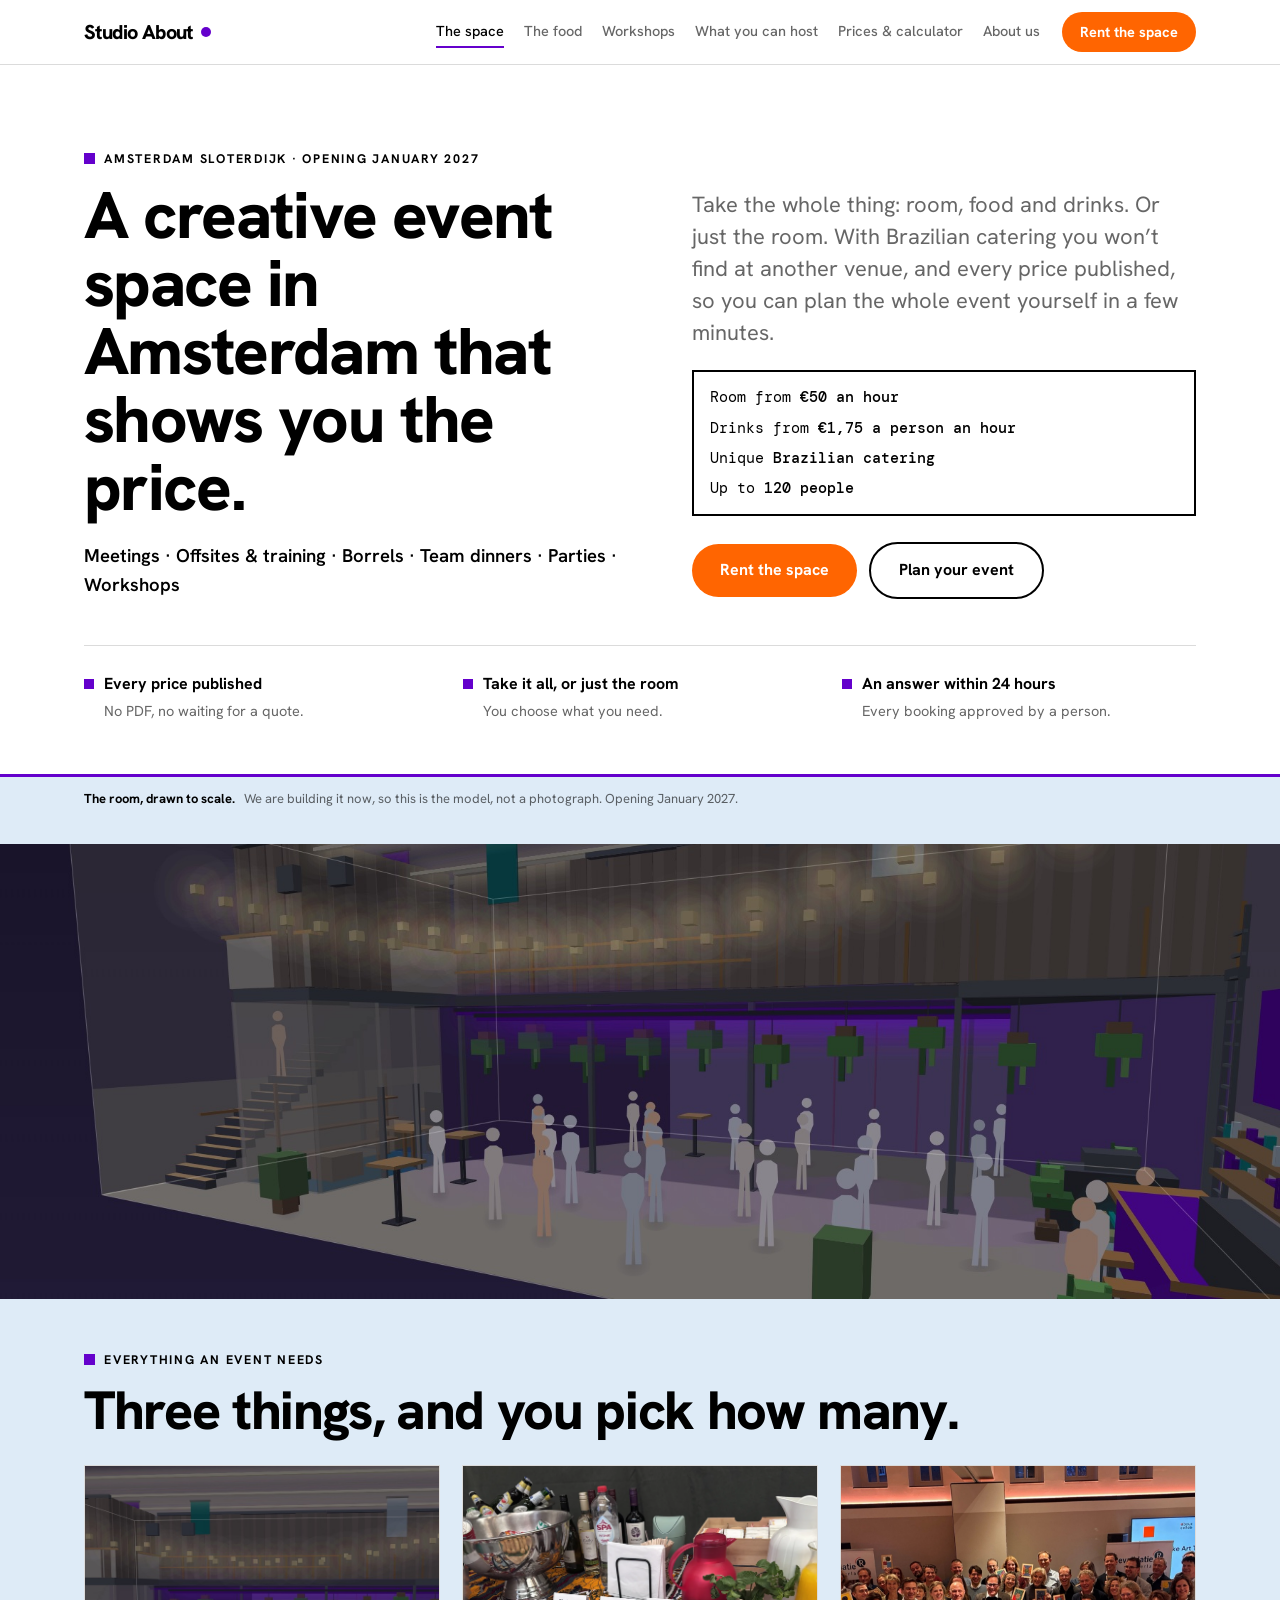
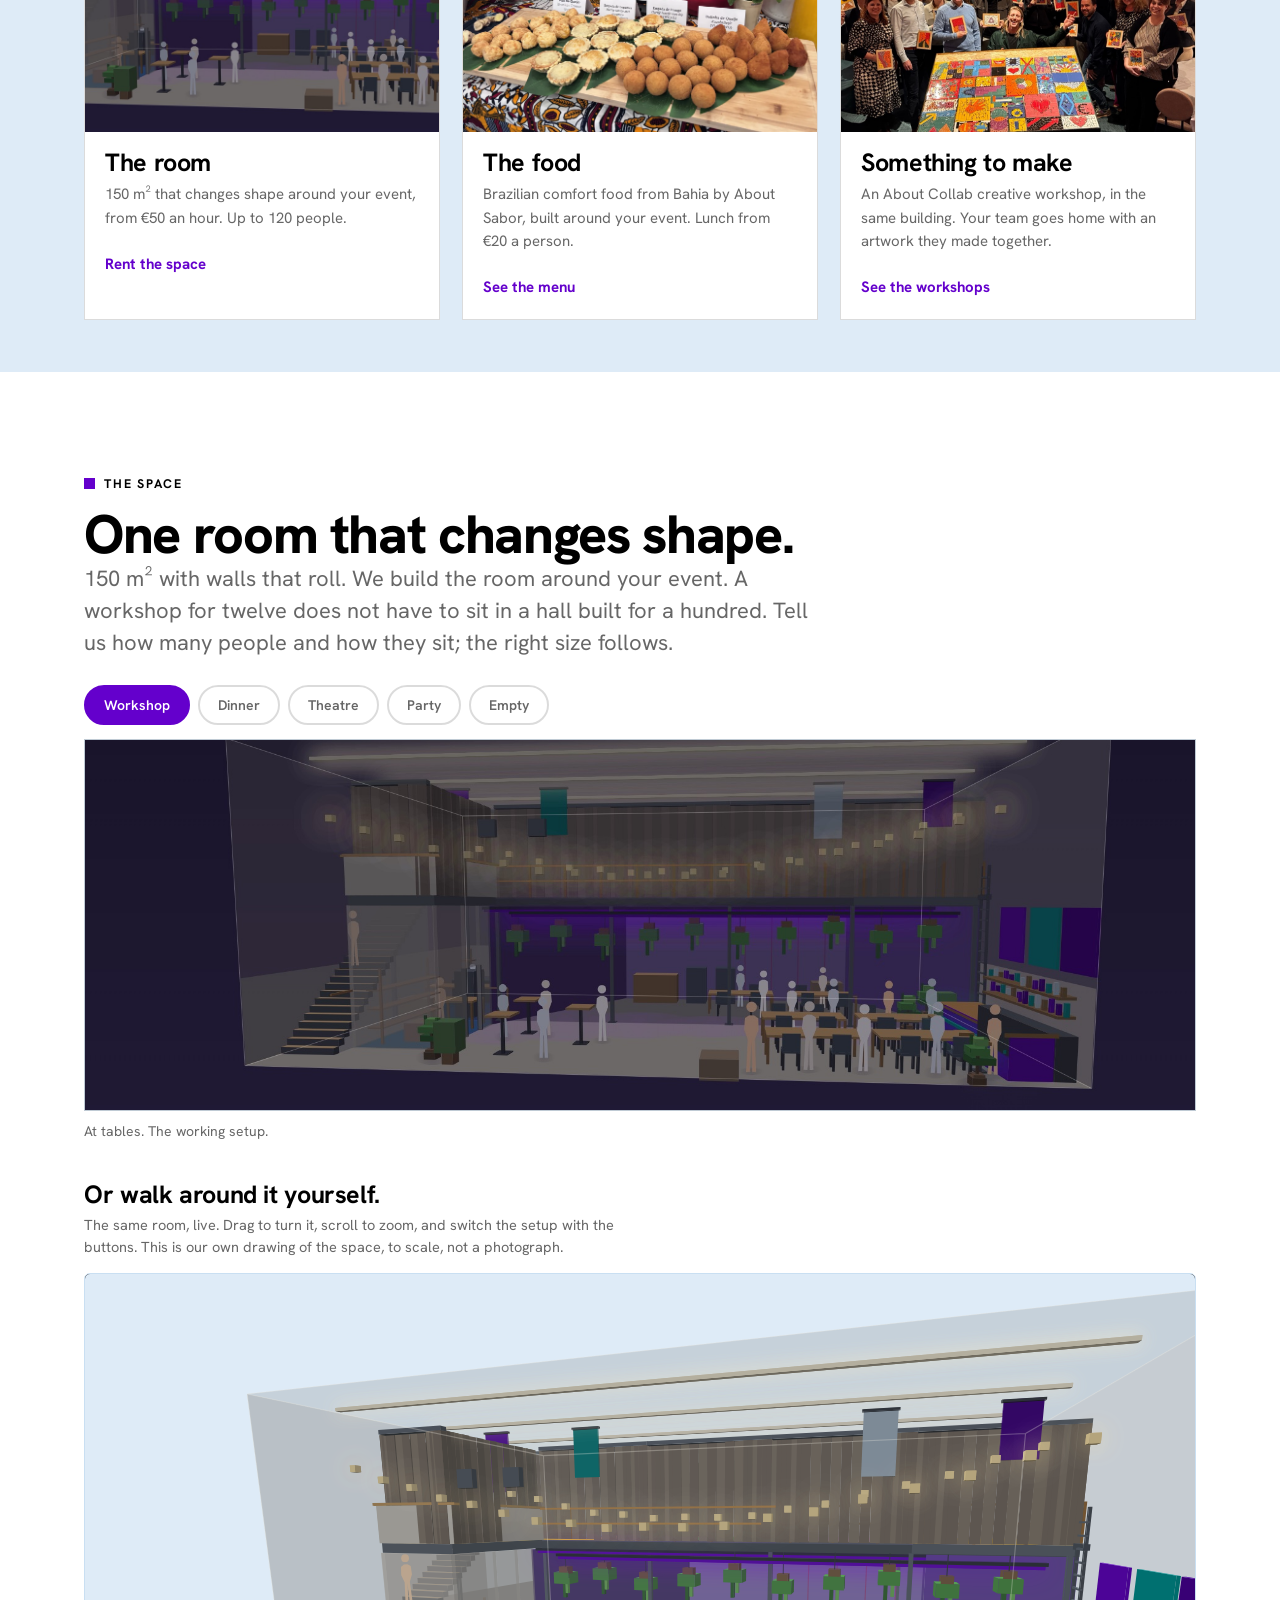
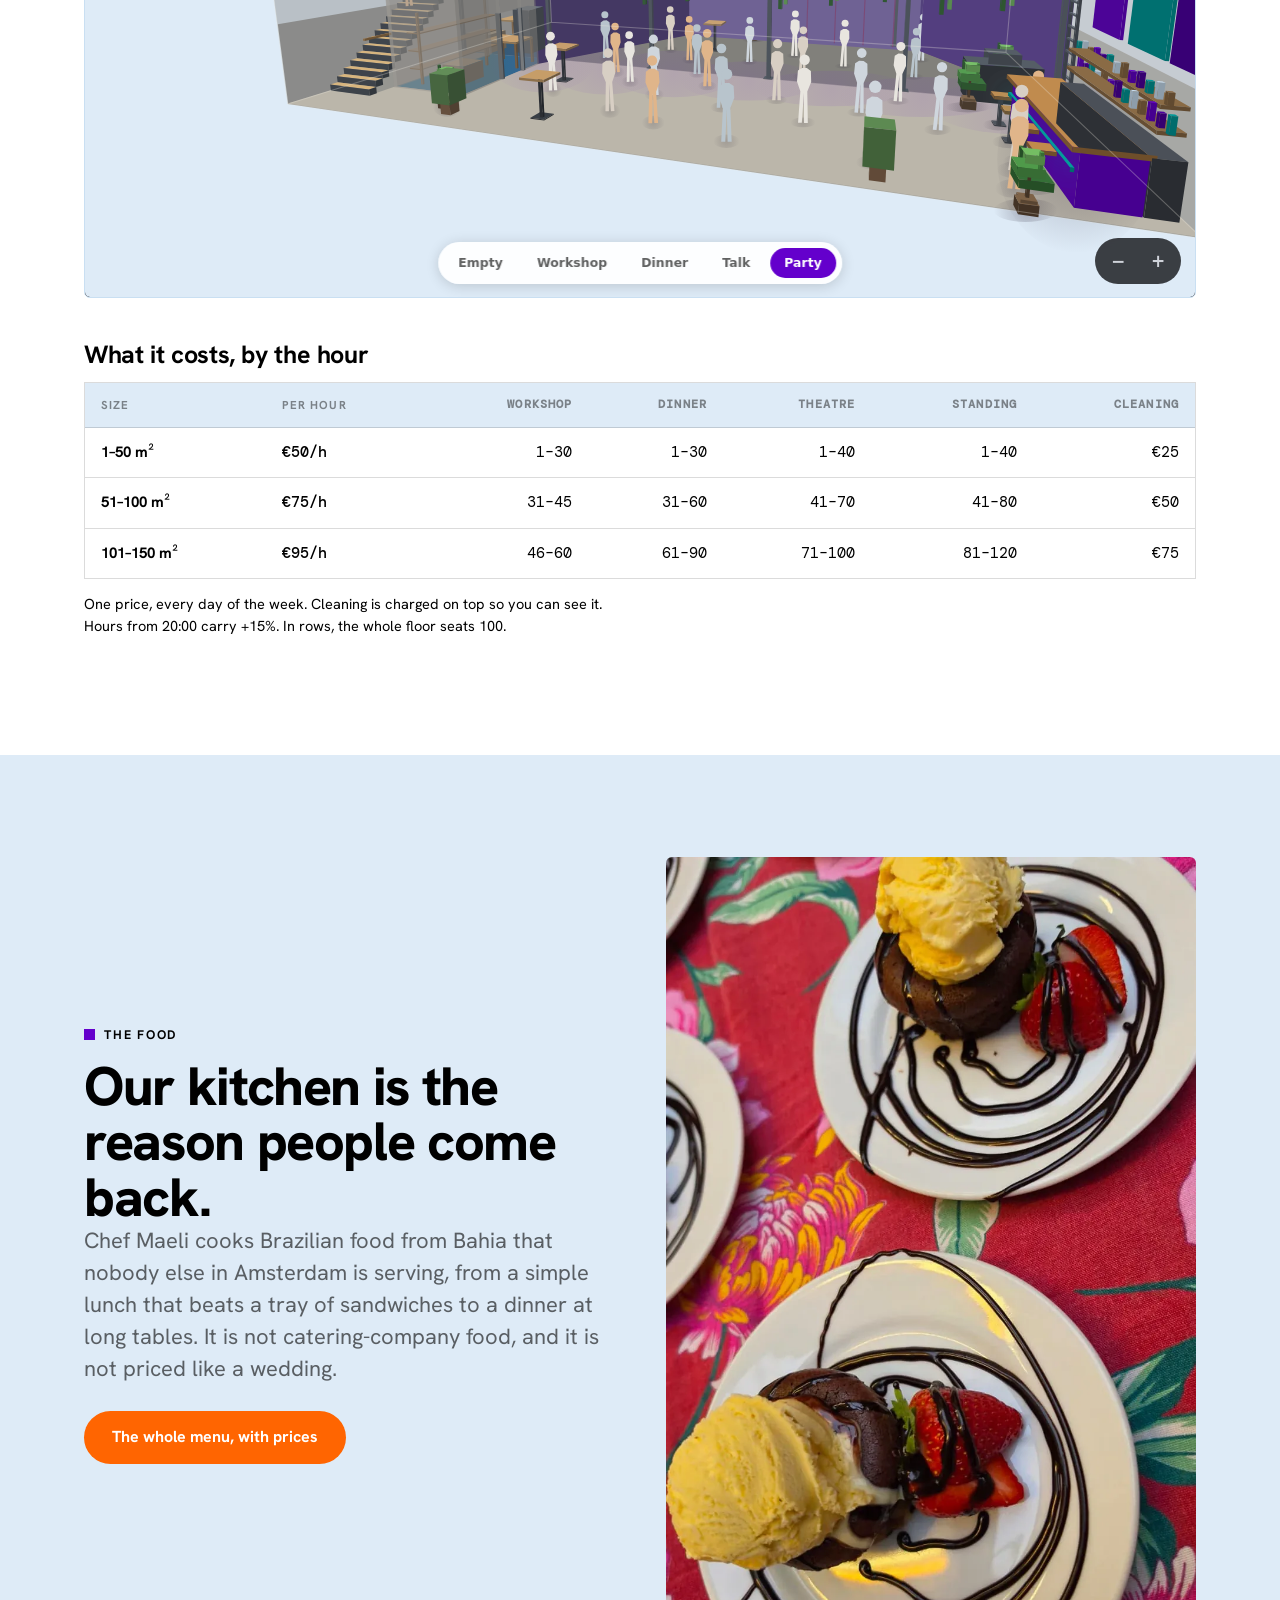
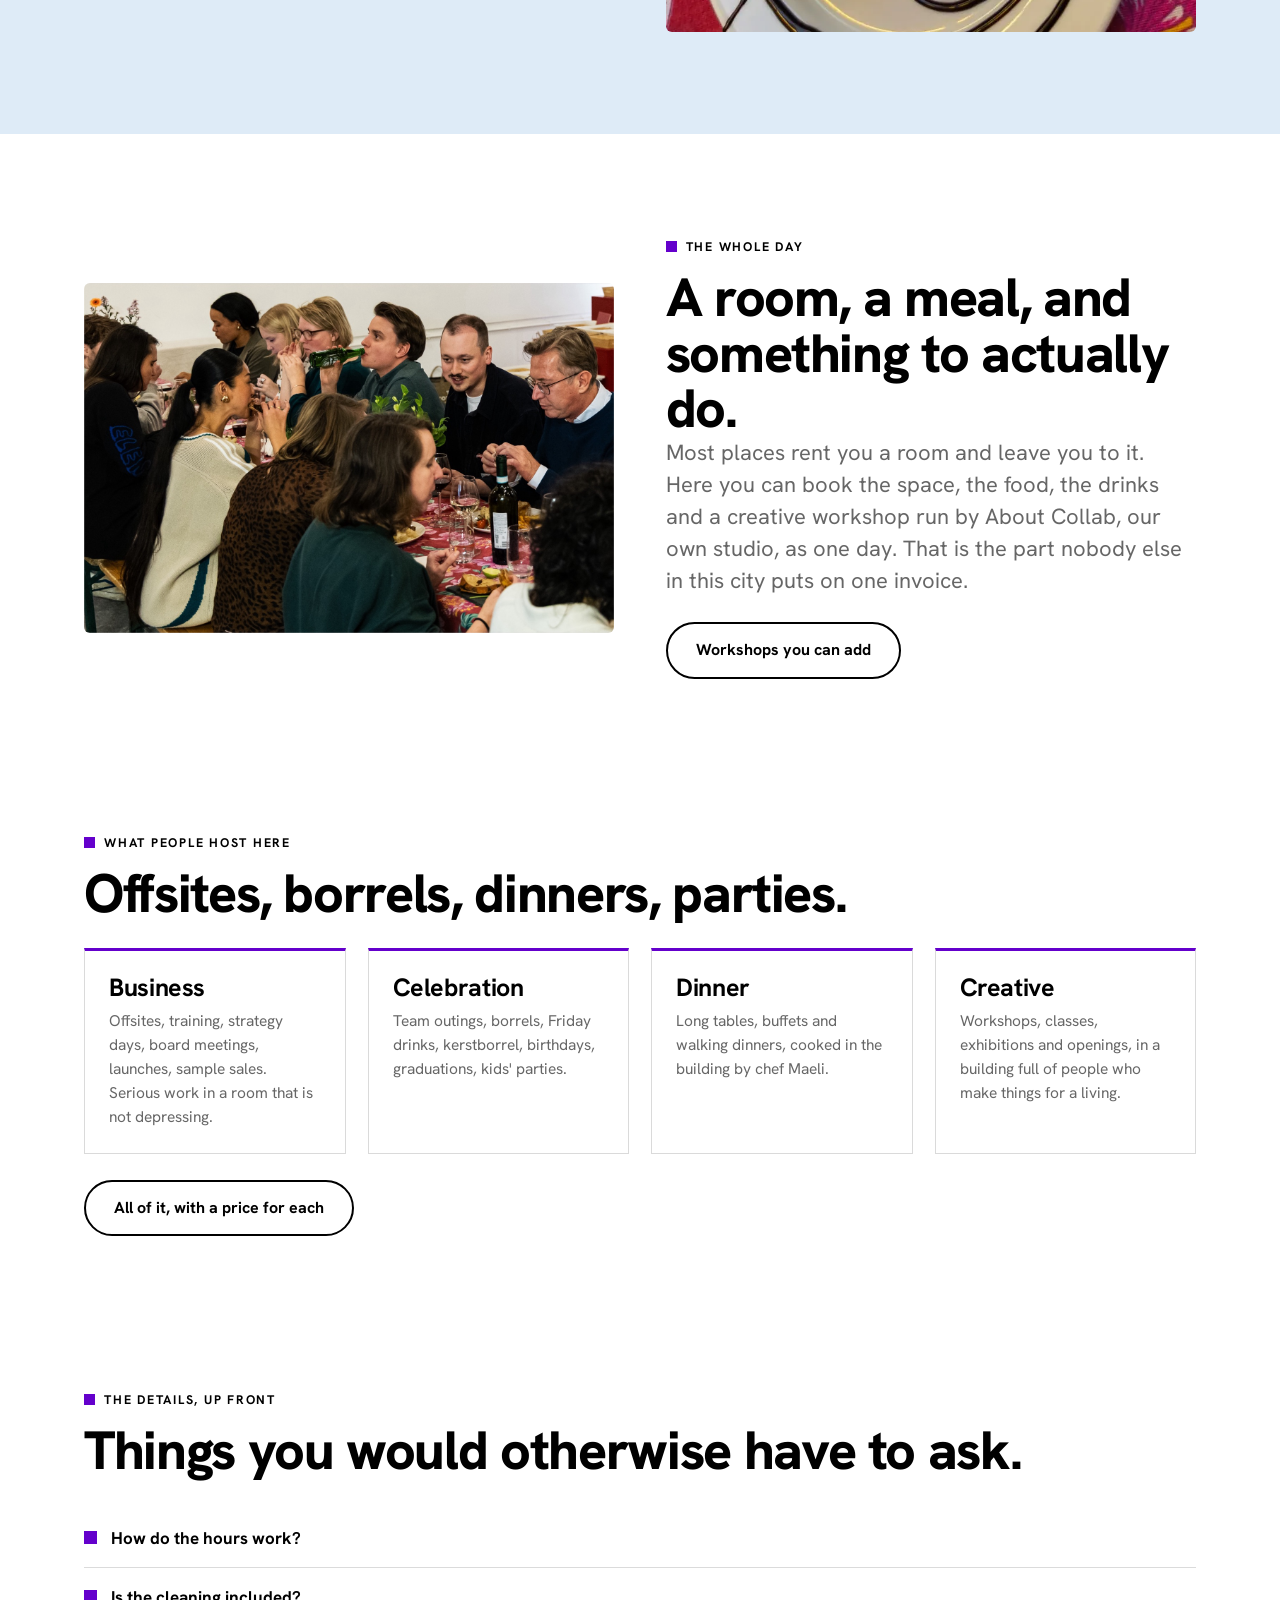
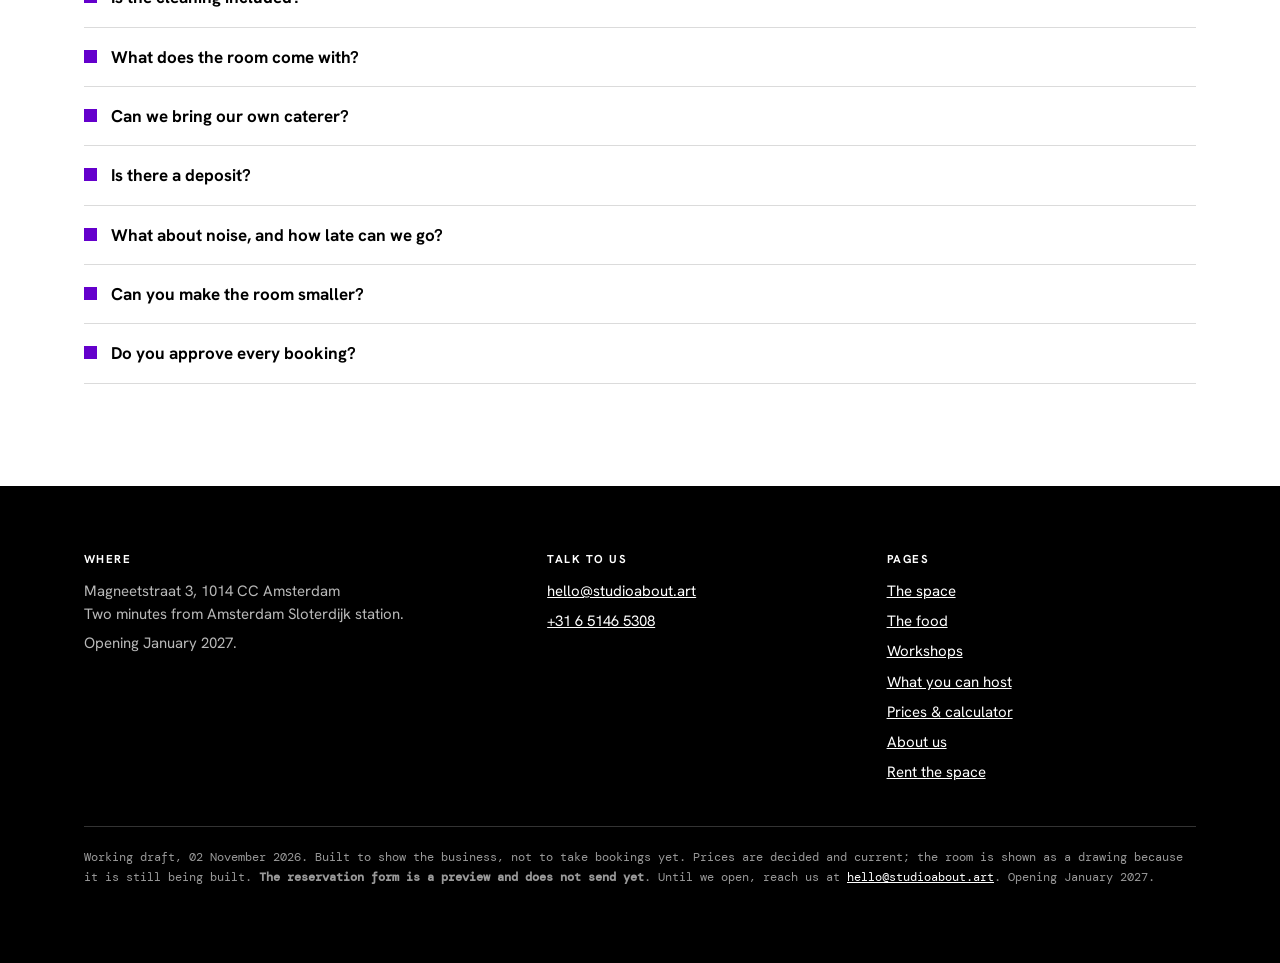
<file: index.html>
<!doctype html>
<html lang="en"><head>
<meta charset="utf-8">
<meta name="viewport" content="width=device-width,initial-scale=1">
<meta name="robots" content="noindex,nofollow">
<title>Studio About &middot; a creative event space in Amsterdam</title>
<meta name="description" content="150 m² event space in Amsterdam Sloterdijk with in-house Brazilian catering. Every price published. Build your event and request a date.">
<link rel="preconnect" href="https://fonts.googleapis.com">
<link rel="preconnect" href="https://fonts.gstatic.com" crossorigin>
<link href="https://fonts.googleapis.com/css2?family=Hanken+Grotesk:wght@300;400;500;600;700;800&family=DM+Mono:wght@400;500&display=swap" rel="stylesheet">
<link rel="stylesheet" href="assets/site.css">
</head><body>
<nav class="nav"><div class="nav-in">
  <a class="brand" href="index.html">Studio About</a>
  <div class="nav-links"><a href="index.html" aria-current="page">The space</a><a href="food.html">The food</a><a href="workshops.html">Workshops</a><a href="use-cases.html">What you can host</a><a href="prices.html">Prices &amp; calculator</a><a href="about.html">About us</a></div>
  <a class="cta" href="rent.html">Rent the space</a>
  <!-- phones had no navigation at all: seven pages and no way to reach six of them.
       A <details> menu needs no JavaScript and closes on its own when a link is used. -->
  <details class="menu"><summary aria-label="Open the menu"><span></span></summary>
    <div class="menu-panel"><a href="index.html" aria-current="page">The space</a><a href="food.html">The food</a><a href="workshops.html">Workshops</a><a href="use-cases.html">What you can host</a><a href="prices.html">Prices &amp; calculator</a><a href="about.html">About us</a></div></details>
</div></nav>

<header class="hero">
  <div class="wrap">
    <div class="hero-grid">
      <div>
        <p class="eyebrow">Amsterdam Sloterdijk · opening January 2027</p>
        <h1>A creative event space in Amsterdam that <em>shows you the price</em>.</h1>
        <p class="usecases">Meetings · Offsites &amp; training · Borrels · Team dinners ·
           Parties · Workshops</p>
      </div>
      <div>
        <p class="lede">Take the whole thing: room, food and drinks. Or just the room.
           With Brazilian catering you won&rsquo;t find at another venue, and every price
           published, so you can plan the whole event yourself in a few minutes.</p>
        <div class="priceline">
          <span>Room from <b>€50 an hour</b></span>
          <span>Drinks from <b>€1,75 a person an hour</b></span>
          <span>Unique <b>Brazilian catering</b></span>
          <span>Up to <b>120 people</b></span>
        </div>
        <div class="btn-row">
          <a class="btn" href="rent.html">Rent the space</a>
          <a class="btn ghost" href="prices.html#calc">Plan your event</a>
        </div>
      </div>
    </div>

    <!-- Peep Laja's value-proposition formula, point 3: three concrete outcomes, each
         readable in under two seconds. In the hero, not stranded below the fold. -->
    <ul class="outcomes">
      <li><b>Every price published</b><span>No PDF, no waiting for a quote.</span></li>
      <li><b>Take it all, or just the room</b><span>You choose what you need.</span></li>
      <li><b>An answer within 24 hours</b><span>Every booking approved by a person.</span></li>
    </ul>
  </div>
  <div class="hero-img">
    <div class="wrap"><p class="hero-cap"><b>The room, drawn to scale.</b>
      <span>We are building it now, so this is the model, not a photograph.
      Opening January 2027.</span></p></div>
    <img src="assets/room/room-hero.jpg" alt="The 150 m² event floor, set up for a
      standing party, drawn to scale" width="1800" height="640">
  </div>
</header>

<!-- Helena, 1 Sep: the old "Why you can believe this" block was defensive and unclear
     ("I don't understand this… it makes a bit no sense"). Same slot, same three cards, but
     they now name the three things we actually sell and each one is a door. It also fixes
     her other note: About Collab was missing from the home page entirely. -->
<section class="prove tight"><div class="wrap">
  <p class="eyebrow">Everything an event needs</p>
  <h2>Three things, and you pick how many.</h2>
  <div class="grid g3" style="margin-top:26px">
    <a class="prove-card" href="rent.html">
      <img src="assets/room/room-tables.jpg" alt="The event floor set with tables">
      <h3>The room</h3>
      <p>150 m&sup2; that changes shape around your event, from
         €50 an hour. Up to 120 people.</p>
      <span class="more">Rent the space</span>
    </a>
    <a class="prove-card" href="food.html">
      <img src="assets/food/about-collab-about-sabor-buffet-met-hapjes-op-afrikaanse-stof-6.webp" alt="Brazilian bites on wooden boards, on a wax-print cloth">
      <h3>The food</h3>
      <p>Brazilian comfort food from Bahia by About Sabor, built around your event. Lunch from
         €20 a person.</p>
      <span class="more">See the menu</span>
    </a>
    <a class="prove-card" href="workshops.html">
      <img src="assets/ac/collective-artwork.jpg" alt="A team with the collective artwork
        they made together">
      <h3>Something to make</h3>
      <p>An About Collab creative workshop, in the same building. Your team goes home with
         an artwork they made together.</p>
      <span class="more">See the workshops</span>
    </a>
  </div>
</div></section>

<section><div class="wrap">
  <p class="eyebrow">The space</p>
  <h2>One room that changes shape.</h2>
  <p class="lede">150 m² with walls that roll. We build the room around your
     event. A workshop for twelve does not have to sit in a hall built for a hundred.
     Tell us how many people and how they sit; the right size follows.</p>
  <div class="setups">
    <div class="setup-btns" id="setupBtns"><button data-img="assets/room/room-tables.jpg" data-alt="The event floor, workshop setup" data-meta="At tables. The working setup." aria-pressed="true">Workshop</button><button data-img="assets/room/room-dinner.jpg" data-alt="The event floor, dinner setup" data-meta="Long tables, everyone seated." aria-pressed="false">Dinner</button><button data-img="assets/room/room-theater.jpg" data-alt="The event floor, theatre setup" data-meta="Rows facing the screen." aria-pressed="false">Theatre</button><button data-img="assets/room/room-party.jpg" data-alt="The event floor, party setup" data-meta="Standing, bar open, floor clear." aria-pressed="false">Party</button><button data-img="assets/room/room-empty.jpg" data-alt="The event floor, empty setup" data-meta="The bare floor, before you fill it." aria-pressed="false">Empty</button></div>
    <div class="setup-stage"><img id="setupImg" src="assets/room/room-tables.jpg"
      alt="The event floor, workshop setup" width="1800" height="600"></div>
    <p class="setup-meta" id="setupMeta">At tables. The working setup.</p>
  </div>

  <!-- The navigable model. Helena, 1 Sep: "I want more than just a shot. I want the 3D
       model as well." This REVERSES the 31 Aug stills-only decision, which was taken
       because the model showed the studios — it no longer does: the deck is on but its
       curtain is closed, so there is nothing of the tenant product to see.
       ⚠️ The <style> is inline on purpose — site_css.py is being edited in a parallel
       session today. Fold it in once that lands. -->
  <style>
    .model3d{margin-top:40px}
    .model3d .frame{position:relative;width:100%;aspect-ratio:16/9;border-radius:6px;
      overflow:hidden;background:var(--ice);border:1px solid var(--ice-dp)}
    .model3d iframe{position:absolute;inset:0;width:100%;height:100%;border:0;display:block}
    @media(max-width:720px){
      /* the canvas takes drag as rotate, so there must be page left to scroll past it */
      .model3d .frame{aspect-ratio:auto;height:min(56svh,440px)}
    }
  </style>
  <div class="model3d">
    <h3 style="margin-bottom:6px">Or walk around it yourself.</h3>
    <p style="font-size:14.5px;color:var(--ink-60);max-width:70ch;margin:0 0 14px">
      The same room, live. Drag to turn it, scroll to zoom, and switch the setup with the
      buttons. This is our own drawing of the space, to scale, not a photograph.</p>
    <div class="frame">
      <iframe src="space-3d.html?embed=1&amp;labels=0&amp;dims=0&amp;scale=0&amp;deck=1&amp;closed=1&amp;furnD=0&amp;peopleD=0&amp;ui=event&amp;setup=party&amp;az=0.30&amp;el=0.15&amp;r=15.6&amp;tx=0.3&amp;ty=2.5&amp;tz=0.4"
              title="The event floor in 3D" loading="lazy"></iframe>
    </div>
  </div>
  <div style="margin-top:44px">
    <h3 style="margin-bottom:14px">What it costs, by the hour</h3>
    <div class="tablewrap"><table>
<thead><tr><th>Size</th><th>Per hour</th><th class="num">Workshop</th><th class="num">Dinner</th>
<th class="num">Theatre</th><th class="num">Standing</th><th class="num">Cleaning</th></tr></thead>
<tbody><tr><td><b>1–50 m²</b></td><td class='price'>€50/h</td><td class='num'>1–30</td><td class='num'>1–30</td><td class='num'>1–40</td><td class='num'>1–40</td><td class='num'>€25</td></tr><tr><td><b>51–100 m²</b></td><td class='price'>€75/h</td><td class='num'>31–45</td><td class='num'>31–60</td><td class='num'>41–70</td><td class='num'>41–80</td><td class='num'>€50</td></tr><tr><td><b>101–150 m²</b></td><td class='price'>€95/h</td><td class='num'>46–60</td><td class='num'>61–90</td><td class='num'>71–100</td><td class='num'>81–120</td><td class='num'>€75</td></tr></tbody></table></div>
<p class="swipe">swipe sideways →</p>
    <p style="font-size:14.5px;color:var(--ink-2);margin-top:14px;max-width:70ch">
      One price, every day of the week. Cleaning is charged on top so you can see it.
      Hours from 20:00 carry +15%.
      In rows, the whole floor seats 100.</p>
  </div>
</div></section>

<section class="dark"><div class="wrap">
  <div class="grid g2" style="align-items:center;gap:clamp(24px,4vw,56px)">
    <div>
      <p class="eyebrow">The food</p>
      <h2>Our kitchen is the reason people come back.</h2>
      <p class="lede">Chef Maeli cooks Brazilian food from Bahia that nobody else in Amsterdam is
         serving, from a simple lunch that beats a tray of sandwiches to a dinner at long tables.
         It is not catering-company food, and it is not priced like a wedding.</p>
      <div class="btn-row"><a class="btn" href="food.html">The whole menu, with prices</a></div>
    </div>
    <div><img src="assets/food/about-collab-about-sabor-dessert-met-ijs-en-aardbei.webp"
      alt="Chocolate cake with ice cream and a strawberry" style="border-radius:6px"></div>
  </div>
</div></section>

<section><div class="wrap">
  <div class="grid g2" style="align-items:center;gap:clamp(24px,4vw,56px)">
    <div><img src="assets/food/guests-feasting.jpg" alt="Guests eating together at a long table"
      style="border-radius:6px"></div>
    <div>
      <p class="eyebrow">The whole day</p>
      <h2>A room, a meal, and something to actually do.</h2>
      <p class="lede">Most places rent you a room and leave you to it. Here you can book the
         space, the food, the drinks and a creative workshop run by About Collab, our own
         studio, as one day. That is the part nobody else in this city puts on one invoice.</p>
      <div class="btn-row"><a class="btn ghost"
        href="workshops.html">Workshops you can add</a></div>
    </div>
  </div>
</div></section>

<section class="tight"><div class="wrap">
  <p class="eyebrow">What people host here</p>
  <h2>Offsites, borrels, dinners, parties.</h2>
  <div class="grid g4" style="margin-top:26px">
    <div class="card"><h3>Business</h3><p>Offsites, training, strategy days, board meetings,
      launches, sample sales. Serious work in a room that is not depressing.</p></div>
    <div class="card"><h3>Celebration</h3><p>Team outings, borrels, Friday drinks, kerstborrel,
      birthdays, graduations, kids' parties.</p></div>
    <div class="card"><h3>Dinner</h3><p>Long tables, buffets and walking dinners, cooked in
      the building by chef Maeli.</p></div>
    <div class="card"><h3>Creative</h3><p>Workshops, classes, exhibitions and openings, in a
      building full of people who make things for a living.</p></div>
  </div>
  <div class="btn-row"><a class="btn ghost"
    href="use-cases.html">All of it, with a price for each</a></div>
</div></section>

<section><div class="wrap"><p class="eyebrow">The details, up front</p><h2>Things you would otherwise have to ask.</h2><div style="margin-top:30px"><details class='faq'><summary>How do the hours work?</summary><p>The hours you book are the hours you have the space. Set-up and clear-out happen inside them, so count them in. Most people need about an hour at each end. You can get in from the time you booked, and if you are still here afterwards the extra time is charged at the same hourly rate. That is how the whole market works; we just say it out loud instead of putting it in a contract you read later.</p></details><details class='faq'><summary>Is the cleaning included?</summary><p>No, and it is on the price list rather than hidden in the hourly rate: €25, €50 or €75 depending on the size of the room. That is our cleaning after you leave. We do expect the space back in order: furniture where you found it, your things gone.</p></details><details class='faq'><summary>What does the room come with?</summary><p>Tables, chairs, and a projector and screen at no charge. We set the room up the way you need it. Tell us the setup when you book. Sound, party lights and a DJ booth are on the extras list.</p></details><details class='faq'><summary>Can we bring our own caterer?</summary><p>Yes, for €150 per event. Our own kitchen is the reason most people book us, so we would rather cook for you, but you are not forced onto it. Drinks are always ours, and we price them well below the market: from €1,75 a person an hour.</p></details><details class='faq'><summary>Is there a deposit?</summary><p>€150, refunded after the event when the space comes back in order. It is not part of the price and carries no BTW.</p></details><details class='faq'><summary>What about noise, and how late can we go?</summary><p>Events can run to 04:00. Every booked hour from 20:00 carries +15%, which pays the person who stays with you. It is in the calculator, so you see it before you ask.</p></details><details class='faq'><summary>Can you make the room smaller?</summary><p>Yes. It is 150 m² with walls that roll, so we build the room around your event rather than sitting you in a hall that is too big. The three sizes on the price list are how we price it; the actual shape is made for you.</p></details><details class='faq'><summary>Do you approve every booking?</summary><p>Yes, always. There is no instant booking here and there never will be. You will hear from us within 24 hours.</p></details></div></div></section>

<footer><div class="wrap">
  <div class="foot-grid">
    <div>
      <h4>Where</h4>
      <p style="margin:0 0 6px">Magneetstraat 3, 1014 CC Amsterdam<br>Two minutes from Amsterdam Sloterdijk station.</p>
      <p style="margin:0">Opening January 2027.</p>
    </div>
    <div><h4>Talk to us</h4><ul>
      <li><a href="mailto:hello@studioabout.art">hello@studioabout.art</a></li>
      <li><a href="tel:+31651465308">+31 6 5146 5308</a></li>
    </ul></div>
    <div><h4>Pages</h4><ul>
      <li><a href="index.html">The space</a></li><li><a href="food.html">The food</a></li><li><a href="workshops.html">Workshops</a></li><li><a href="use-cases.html">What you can host</a></li><li><a href="prices.html">Prices &amp; calculator</a></li><li><a href="about.html">About us</a></li><li><a href="rent.html">Rent the space</a></li>
    </ul></div>
  </div>
  <p class="draft">Working draft, 02 November 2026.
     Built to show the business, not to take bookings yet. Prices are decided and current;
     the room is shown as a drawing because it is still being built. <b>The reservation form
     is a preview and does not send yet</b>. Until we open, reach us at
     <a href="mailto:hello@studioabout.art">hello@studioabout.art</a>. Opening January 2027.</p>
</div></footer>
<script>window.SA_DATA={"bands": [{"key": "B1", "label": "up to 50 m²", "m2_lo": 1, "m2_hi": 50, "price": 50.0, "cleaning": 25.0, "workshop": [1, 30], "dinner": [1, 30], "standing": [1, 40], "theatre": [1, 40]}, {"key": "B2", "label": "51–100 m²", "m2_lo": 51, "m2_hi": 100, "price": 75.0, "cleaning": 50.0, "workshop": [31, 45], "dinner": [31, 60], "standing": [41, 80], "theatre": [41, 70]}, {"key": "B3", "label": "101–150 m²", "m2_lo": 101, "m2_hi": 150, "price": 95.0, "cleaning": 75.0, "workshop": [46, 60], "dinner": [61, 90], "standing": [81, 120], "theatre": [71, 100]}], "food": [{"key": "lunch_simple", "label": "Simple Lunch — one main delicious dish", "group": "any", "pp": 20.0, "status": "DECIDED", "per_hour": false, "btw": 0.09}, {"key": "lunch_buffet_full", "label": "Buffet Lunch — main + dessert", "group": "12+", "pp": 24.5, "status": "DECIDED", "per_hour": false, "btw": 0.09}, {"key": "lunch_plated", "label": "Plated Lunch — main + dessert, served at table", "group": "≤16", "pp": 27.5, "status": "DECIDED", "per_hour": false, "btw": 0.09}, {"key": "dinner_2course", "label": "Plated Dinner — 2 courses, served", "group": "≤15", "pp": 30.0, "status": "DERIVED", "per_hour": false, "btw": 0.09}, {"key": "dinner_plated", "label": "Plated Dinner — 3 courses, served", "group": "≤15", "pp": 34.5, "status": "DECIDED", "per_hour": false, "btw": 0.09}, {"key": "dinner_buffet", "label": "Buffet Dinner — walk-in, chef-served, with dessert", "group": "16+", "pp": 29.5, "status": "DECIDED", "per_hour": false, "btw": 0.09}, {"key": "bites", "label": "Brazilian Bites — custom offer per event", "group": "any", "pp": 0.0, "status": "DECIDED range", "per_hour": false, "btw": 0.09}, {"key": "borrel_soft", "label": "Borrel — drinks + bites, pp per HOUR, no alcohol", "group": "any", "pp": 7.5, "status": "DECIDED", "per_hour": true, "btw": 0.09}, {"key": "borrel_alc", "label": "Borrel — drinks + bites, pp per HOUR, with alcohol", "group": "any", "pp": 10.0, "status": "DECIDED", "per_hour": true, "btw": 0.09}, {"key": "dessert_round", "label": "Sweet finish — a delicious dessert everyone will like", "group": "any", "pp": 4.5, "status": "DECIDED", "per_hour": false, "btw": 0.09}], "drinks": [{"key": "p1", "label": "Package 1 — coffee, tea, still + sparkling water", "pph": 1.75, "status": "DECIDED", "btw": 0.09}, {"key": "p2", "label": "Package 2 — + iced tea, sodas, juices", "pph": 2.5, "status": "DECIDED", "btw": 0.09}, {"key": "p3", "label": "Package 3 — + wine & beer", "pph": 6.0, "status": "DECIDED", "btw": 0.21}, {"key": "p4", "label": "Package 4 — + premium cocktails", "pph": 9.0, "status": "DECIDED", "btw": 0.21}], "addons": [{"key": "sound", "label": "Sound set — 2 speakers + wireless mic", "price": 45.0, "btw": 0.21}, {"key": "lights", "label": "Party light package (incl. black lights)", "price": 60.0, "btw": 0.21}, {"key": "djbooth", "label": "DJ booth table", "price": 40.0, "btw": 0.21}, {"key": "flipchart", "label": "Flipchart + markers", "price": 15.0, "btw": 0.21}], "max_people": 120, "floor_m2": 150, "night_pct": 0.15, "night_from": 20, "night_until": 4, "drinks_min_hours": 2, "borg": 150.0, "kurkgeld": 150.0, "hetsalon_room_discount": 0.3, "hetsalon_food_discount": 0.0, "bites_lo": 7.0, "bites_hi": 12.0, "bites_pieces": 6, "small_group_min": 15, "small_group_surcharge": 2.0, "projector_included": true, "btw": {"food": 0.09, "alcohol": 0.21, "service": 0.21}, "overtime_same_rate": true, "_model_billable_extra": 2};</script>
<script src="assets/calc.js"></script>
</body></html>
</file>
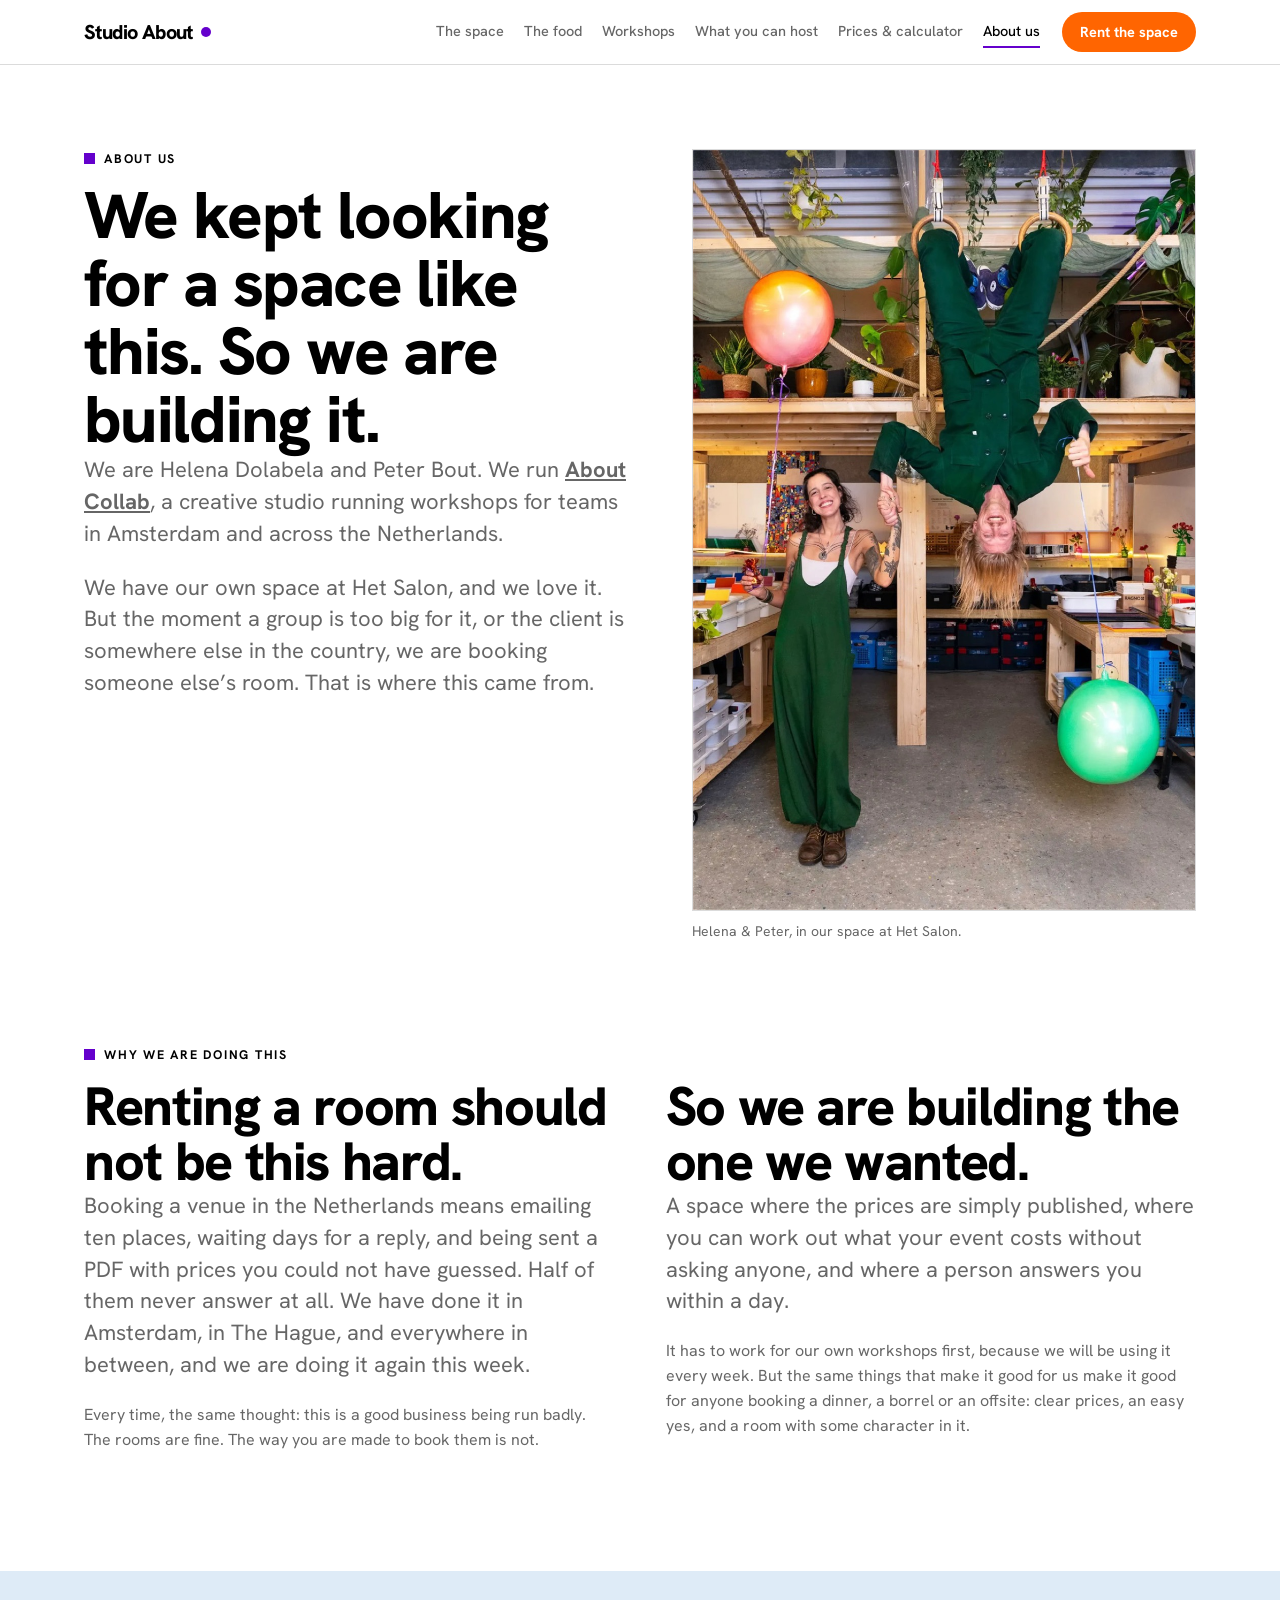
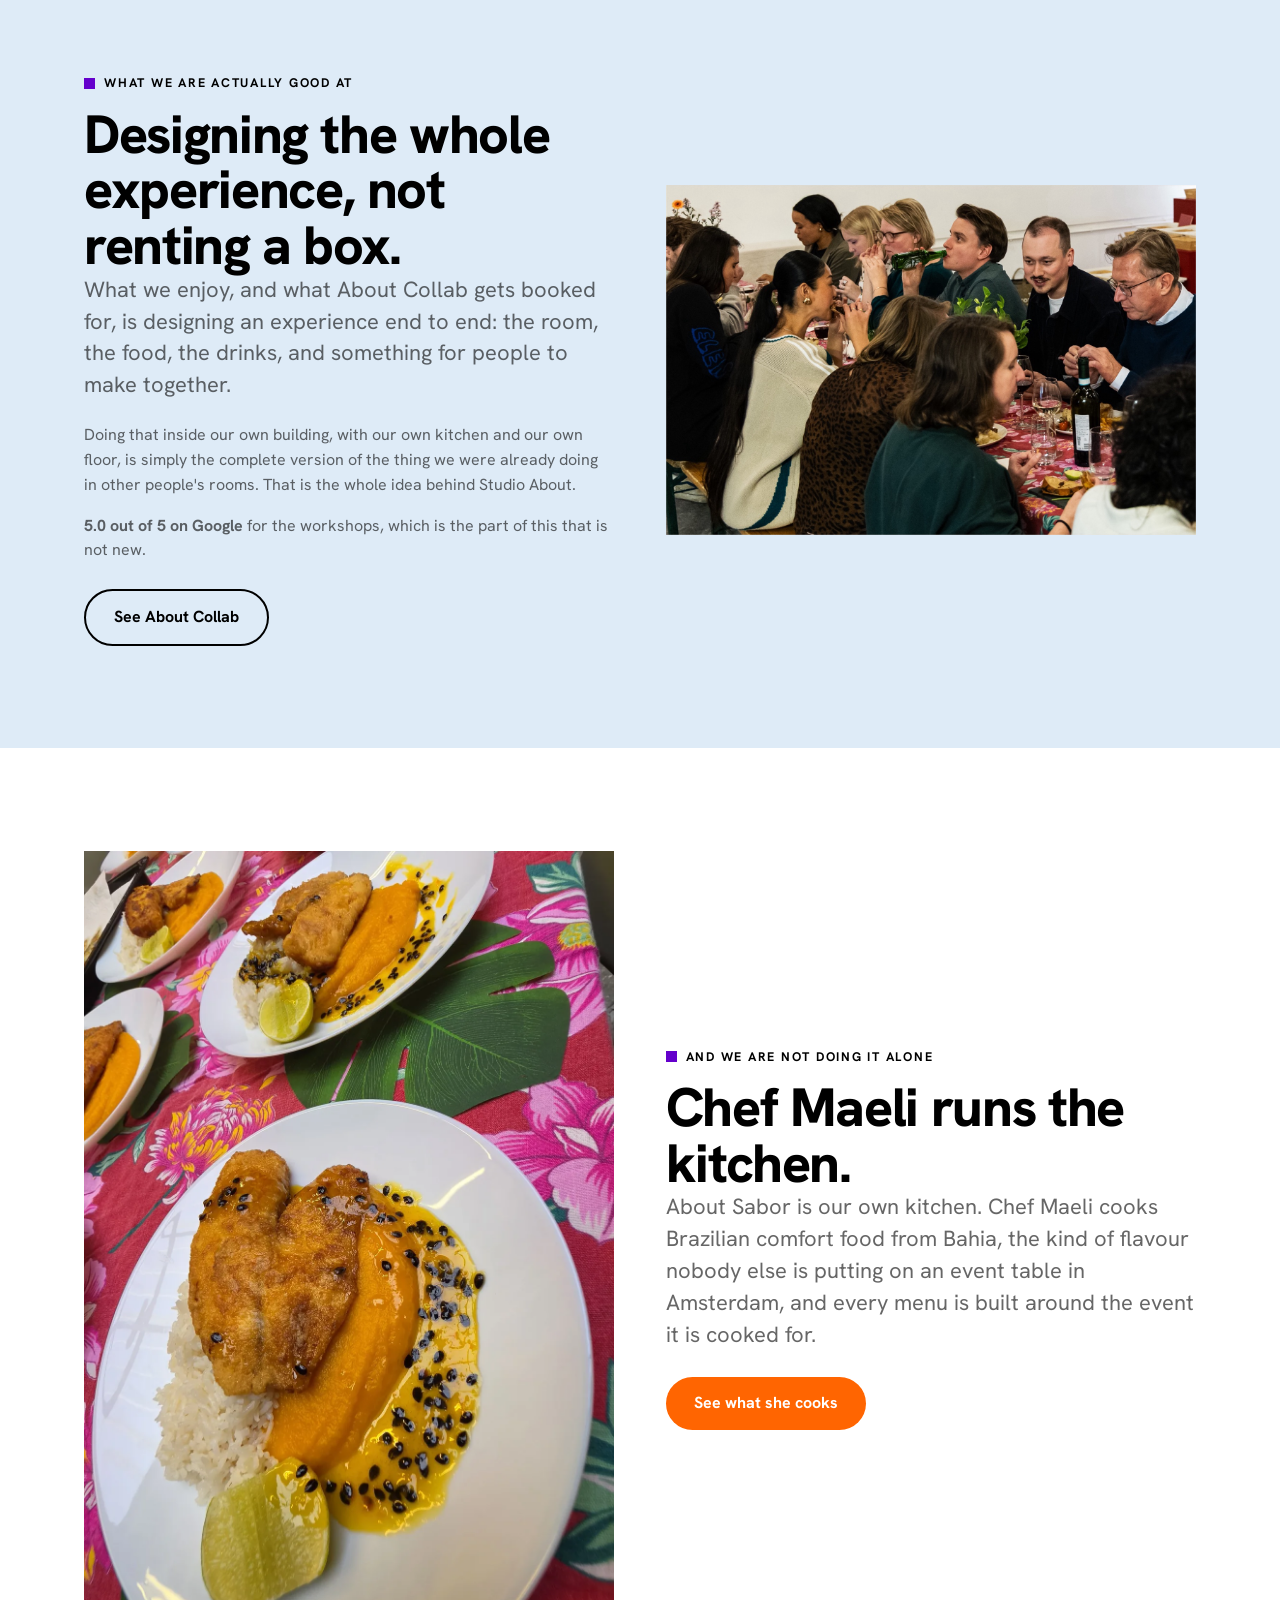
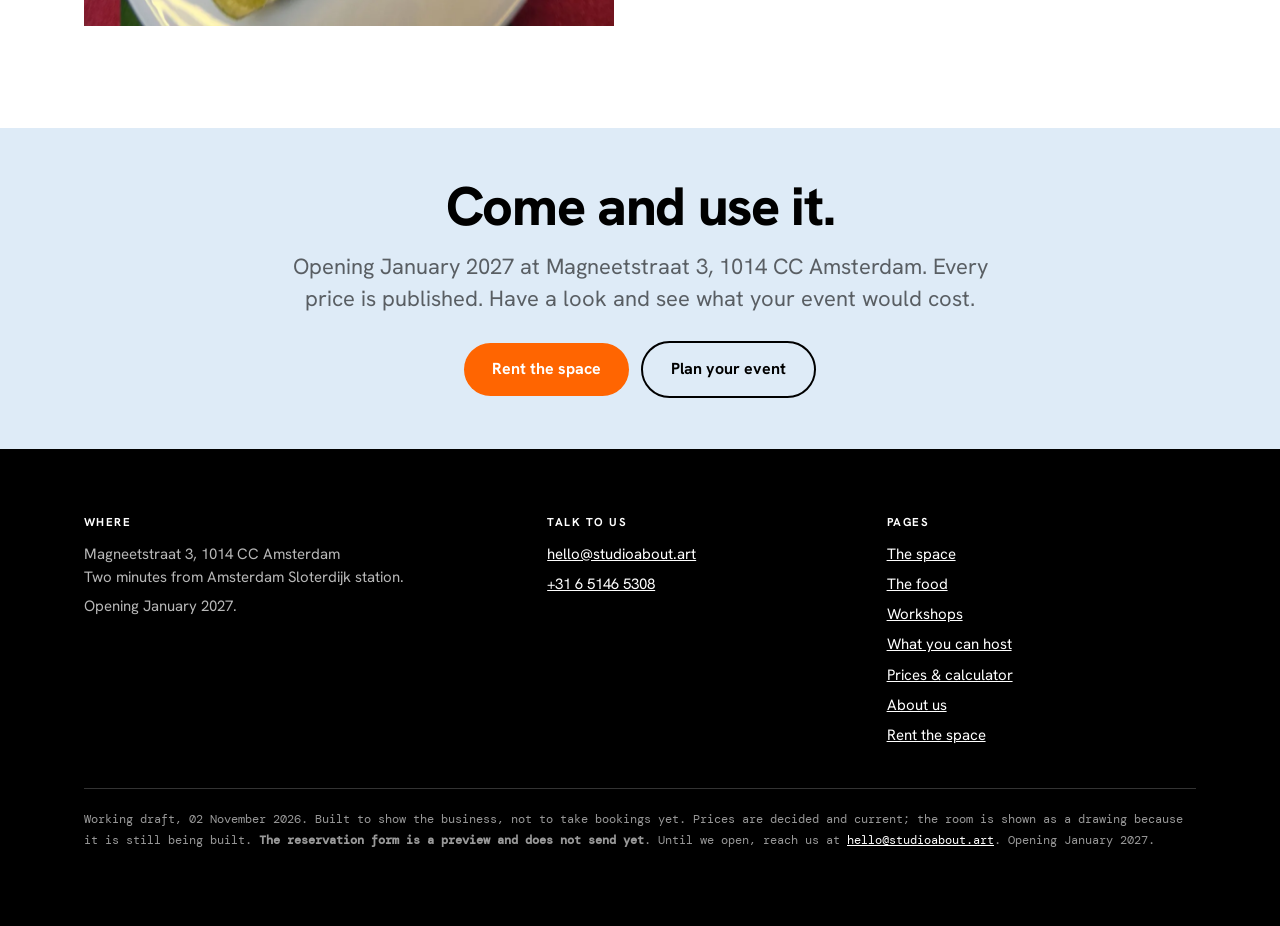
<file: about.html>
<!doctype html>
<html lang="en"><head>
<meta charset="utf-8">
<meta name="viewport" content="width=device-width,initial-scale=1">
<meta name="robots" content="noindex,nofollow">
<title>About us &middot; Studio About</title>
<meta name="description" content="Helena Dolabela and Peter Bout run About Collab. After years of renting venues across the Netherlands for their own workshops, they are building the event space they kept looking for.">
<link rel="preconnect" href="https://fonts.googleapis.com">
<link rel="preconnect" href="https://fonts.gstatic.com" crossorigin>
<link href="https://fonts.googleapis.com/css2?family=Hanken+Grotesk:wght@300;400;500;600;700;800&family=DM+Mono:wght@400;500&display=swap" rel="stylesheet">
<link rel="stylesheet" href="assets/site.css">
</head><body>
<nav class="nav"><div class="nav-in">
  <a class="brand" href="index.html">Studio About</a>
  <div class="nav-links"><a href="index.html">The space</a><a href="food.html">The food</a><a href="workshops.html">Workshops</a><a href="use-cases.html">What you can host</a><a href="prices.html">Prices &amp; calculator</a><a href="about.html" aria-current="page">About us</a></div>
  <a class="cta" href="rent.html">Rent the space</a>
  <!-- phones had no navigation at all: seven pages and no way to reach six of them.
       A <details> menu needs no JavaScript and closes on its own when a link is used. -->
  <details class="menu"><summary aria-label="Open the menu"><span></span></summary>
    <div class="menu-panel"><a href="index.html">The space</a><a href="food.html">The food</a><a href="workshops.html">Workshops</a><a href="use-cases.html">What you can host</a><a href="prices.html">Prices &amp; calculator</a><a href="about.html" aria-current="page">About us</a></div></details>
</div></nav>

<header class="hero">
  <div class="wrap">
    <div class="hero-grid founders">
      <div>
        <p class="eyebrow">About us</p>
        <h1>We kept looking for a space like this. So we are <em>building it</em>.</h1>
        <p class="lede">We are Helena Dolabela and Peter Bout. We run
           <a href="https://aboutcollab.com" target="_blank" rel="noopener"><b>About Collab</b></a>,
           a creative studio running workshops for teams in Amsterdam and across the
           Netherlands.</p>
        <p class="lede">We have our own space at Het Salon, and we love it. But the moment a
           group is too big for it, or the client is somewhere else in the country, we are
           booking someone else&rsquo;s room. That is where this came from.</p>
      </div>
      <figure class="portrait">
        <img src="assets/team/helena-peter.jpg" width="924" height="1400"
          alt="Helena holding a balloon and Peter hanging upside down from gymnastic rings, in our workshop space at Het Salon">
        <figcaption>Helena &amp; Peter, in our space at Het Salon.</figcaption>
      </figure>
    </div>
  </div>
</header>

<section><div class="wrap">
  <p class="eyebrow">Why we are doing this</p>
  <div class="grid g2" style="gap:clamp(24px,4vw,60px);align-items:start">
    <div>
      <h2>Renting a room should not be this hard.</h2>
      <p class="lede">Booking a venue in the Netherlands means emailing ten places, waiting
         days for a reply, and being sent a PDF with prices you could not have guessed. Half of
         them never answer at all. We have done it in Amsterdam, in The Hague, and everywhere
         in between, and we are doing it again this week.</p>
      <p style="font-size:16px;color:var(--ink-60)">Every time, the same thought: this is a good
         business being run badly. The rooms are fine. The way you are made to book them is not.</p>
    </div>
    <div>
      <h2>So we are building the one we wanted.</h2>
      <p class="lede">A space where the prices are simply published, where you can work out what
         your event costs without asking anyone, and where a person answers you within a day.</p>
      <p style="font-size:16px;color:var(--ink-60)">It has to work for our own workshops first, because
         we will be using it every week. But the same things that make it good for us make it
         good for anyone booking a dinner, a borrel or an offsite: clear prices, an easy yes,
         and a room with some character in it.</p>
    </div>
  </div>
</div></section>

<section class="dark"><div class="wrap">
  <div class="grid g2" style="align-items:center;gap:clamp(24px,4vw,56px)">
    <div>
      <p class="eyebrow">What we are actually good at</p>
      <h2>Designing the whole experience, not renting a box.</h2>
      <p class="lede">What we enjoy, and what About Collab gets booked for, is
         designing an experience end to end: the room, the food, the drinks, and something for
         people to make together.</p>
      <p style="font-size:16px;color:var(--ink-60)">Doing that inside our own building, with our
         own kitchen and our own floor, is simply the complete version of the thing we were
         already doing in other people's rooms. That is the whole idea behind Studio About.</p>
      <p style="font-size:16px;color:var(--ink-60)"><b>5.0 out of 5 on Google</b> for the
         workshops, which is the part of this that is not new.</p>
      <div class="btn-row">
        <a class="btn ghost" href="https://aboutcollab.com" target="_blank" rel="noopener">
          See About Collab</a>
      </div>
    </div>
    <div><img src="assets/food/guests-feasting.jpg"
      alt="Guests eating together at one of our events"></div>
  </div>
</div></section>

<section><div class="wrap">
  <div class="grid g2" style="align-items:center;gap:clamp(24px,4vw,56px)">
    <div><img src="assets/food/about-collab-about-sabor-bord-met-vis-en-mangosaus.webp" alt="Fish with passion fruit sauce, rice and lime"></div>
    <div>
      <p class="eyebrow">And we are not doing it alone</p>
      <h2>Chef Maeli runs the kitchen.</h2>
      <p class="lede">About Sabor is our own kitchen. Chef Maeli cooks Brazilian comfort food
         from Bahia, the kind of flavour nobody else is putting on an event table in
         Amsterdam, and every menu is built around the event it is cooked for.</p>
      <div class="btn-row"><a class="btn" href="food.html">See what she cooks</a></div>
    </div>
  </div>
</div></section>

<section class="dark tight"><div class="wrap" style="text-align:center">
  <h2 style="max-width:22ch;margin:0 auto 16px">Come and use it.</h2>
  <p class="lede" style="margin:0 auto 26px">Opening January 2027 at Magneetstraat 3, 1014 CC Amsterdam.
     Every price is published. Have a look and see what your event would cost.</p>
  <div class="btn-row" style="justify-content:center">
    <a class="btn" href="rent.html">Rent the space</a>
    <a class="btn ghost" href="prices.html#calc">Plan your event</a>
  </div>
</div></section>


<footer><div class="wrap">
  <div class="foot-grid">
    <div>
      <h4>Where</h4>
      <p style="margin:0 0 6px">Magneetstraat 3, 1014 CC Amsterdam<br>Two minutes from Amsterdam Sloterdijk station.</p>
      <p style="margin:0">Opening January 2027.</p>
    </div>
    <div><h4>Talk to us</h4><ul>
      <li><a href="mailto:hello@studioabout.art">hello@studioabout.art</a></li>
      <li><a href="tel:+31651465308">+31 6 5146 5308</a></li>
    </ul></div>
    <div><h4>Pages</h4><ul>
      <li><a href="index.html">The space</a></li><li><a href="food.html">The food</a></li><li><a href="workshops.html">Workshops</a></li><li><a href="use-cases.html">What you can host</a></li><li><a href="prices.html">Prices &amp; calculator</a></li><li><a href="about.html">About us</a></li><li><a href="rent.html">Rent the space</a></li>
    </ul></div>
  </div>
  <p class="draft">Working draft, 02 November 2026.
     Built to show the business, not to take bookings yet. Prices are decided and current;
     the room is shown as a drawing because it is still being built. <b>The reservation form
     is a preview and does not send yet</b>. Until we open, reach us at
     <a href="mailto:hello@studioabout.art">hello@studioabout.art</a>. Opening January 2027.</p>
</div></footer>
<script>window.SA_DATA={"bands": [{"key": "B1", "label": "up to 50 m²", "m2_lo": 1, "m2_hi": 50, "price": 50.0, "cleaning": 25.0, "workshop": [1, 30], "dinner": [1, 30], "standing": [1, 40], "theatre": [1, 40]}, {"key": "B2", "label": "51–100 m²", "m2_lo": 51, "m2_hi": 100, "price": 75.0, "cleaning": 50.0, "workshop": [31, 45], "dinner": [31, 60], "standing": [41, 80], "theatre": [41, 70]}, {"key": "B3", "label": "101–150 m²", "m2_lo": 101, "m2_hi": 150, "price": 95.0, "cleaning": 75.0, "workshop": [46, 60], "dinner": [61, 90], "standing": [81, 120], "theatre": [71, 100]}], "food": [{"key": "lunch_simple", "label": "Simple Lunch — one main delicious dish", "group": "any", "pp": 20.0, "status": "DECIDED", "per_hour": false, "btw": 0.09}, {"key": "lunch_buffet_full", "label": "Buffet Lunch — main + dessert", "group": "12+", "pp": 24.5, "status": "DECIDED", "per_hour": false, "btw": 0.09}, {"key": "lunch_plated", "label": "Plated Lunch — main + dessert, served at table", "group": "≤16", "pp": 27.5, "status": "DECIDED", "per_hour": false, "btw": 0.09}, {"key": "dinner_2course", "label": "Plated Dinner — 2 courses, served", "group": "≤15", "pp": 30.0, "status": "DERIVED", "per_hour": false, "btw": 0.09}, {"key": "dinner_plated", "label": "Plated Dinner — 3 courses, served", "group": "≤15", "pp": 34.5, "status": "DECIDED", "per_hour": false, "btw": 0.09}, {"key": "dinner_buffet", "label": "Buffet Dinner — walk-in, chef-served, with dessert", "group": "16+", "pp": 29.5, "status": "DECIDED", "per_hour": false, "btw": 0.09}, {"key": "bites", "label": "Brazilian Bites — custom offer per event", "group": "any", "pp": 0.0, "status": "DECIDED range", "per_hour": false, "btw": 0.09}, {"key": "borrel_soft", "label": "Borrel — drinks + bites, pp per HOUR, no alcohol", "group": "any", "pp": 7.5, "status": "DECIDED", "per_hour": true, "btw": 0.09}, {"key": "borrel_alc", "label": "Borrel — drinks + bites, pp per HOUR, with alcohol", "group": "any", "pp": 10.0, "status": "DECIDED", "per_hour": true, "btw": 0.09}, {"key": "dessert_round", "label": "Sweet finish — a delicious dessert everyone will like", "group": "any", "pp": 4.5, "status": "DECIDED", "per_hour": false, "btw": 0.09}], "drinks": [{"key": "p1", "label": "Package 1 — coffee, tea, still + sparkling water", "pph": 1.75, "status": "DECIDED", "btw": 0.09}, {"key": "p2", "label": "Package 2 — + iced tea, sodas, juices", "pph": 2.5, "status": "DECIDED", "btw": 0.09}, {"key": "p3", "label": "Package 3 — + wine & beer", "pph": 6.0, "status": "DECIDED", "btw": 0.21}, {"key": "p4", "label": "Package 4 — + premium cocktails", "pph": 9.0, "status": "DECIDED", "btw": 0.21}], "addons": [{"key": "sound", "label": "Sound set — 2 speakers + wireless mic", "price": 45.0, "btw": 0.21}, {"key": "lights", "label": "Party light package (incl. black lights)", "price": 60.0, "btw": 0.21}, {"key": "djbooth", "label": "DJ booth table", "price": 40.0, "btw": 0.21}, {"key": "flipchart", "label": "Flipchart + markers", "price": 15.0, "btw": 0.21}], "max_people": 120, "floor_m2": 150, "night_pct": 0.15, "night_from": 20, "night_until": 4, "drinks_min_hours": 2, "borg": 150.0, "kurkgeld": 150.0, "hetsalon_room_discount": 0.3, "hetsalon_food_discount": 0.0, "bites_lo": 7.0, "bites_hi": 12.0, "bites_pieces": 6, "small_group_min": 15, "small_group_surcharge": 2.0, "projector_included": true, "btw": {"food": 0.09, "alcohol": 0.21, "service": 0.21}, "overtime_same_rate": true, "_model_billable_extra": 2};</script>
<script src="assets/calc.js"></script>
</body></html>
</file>
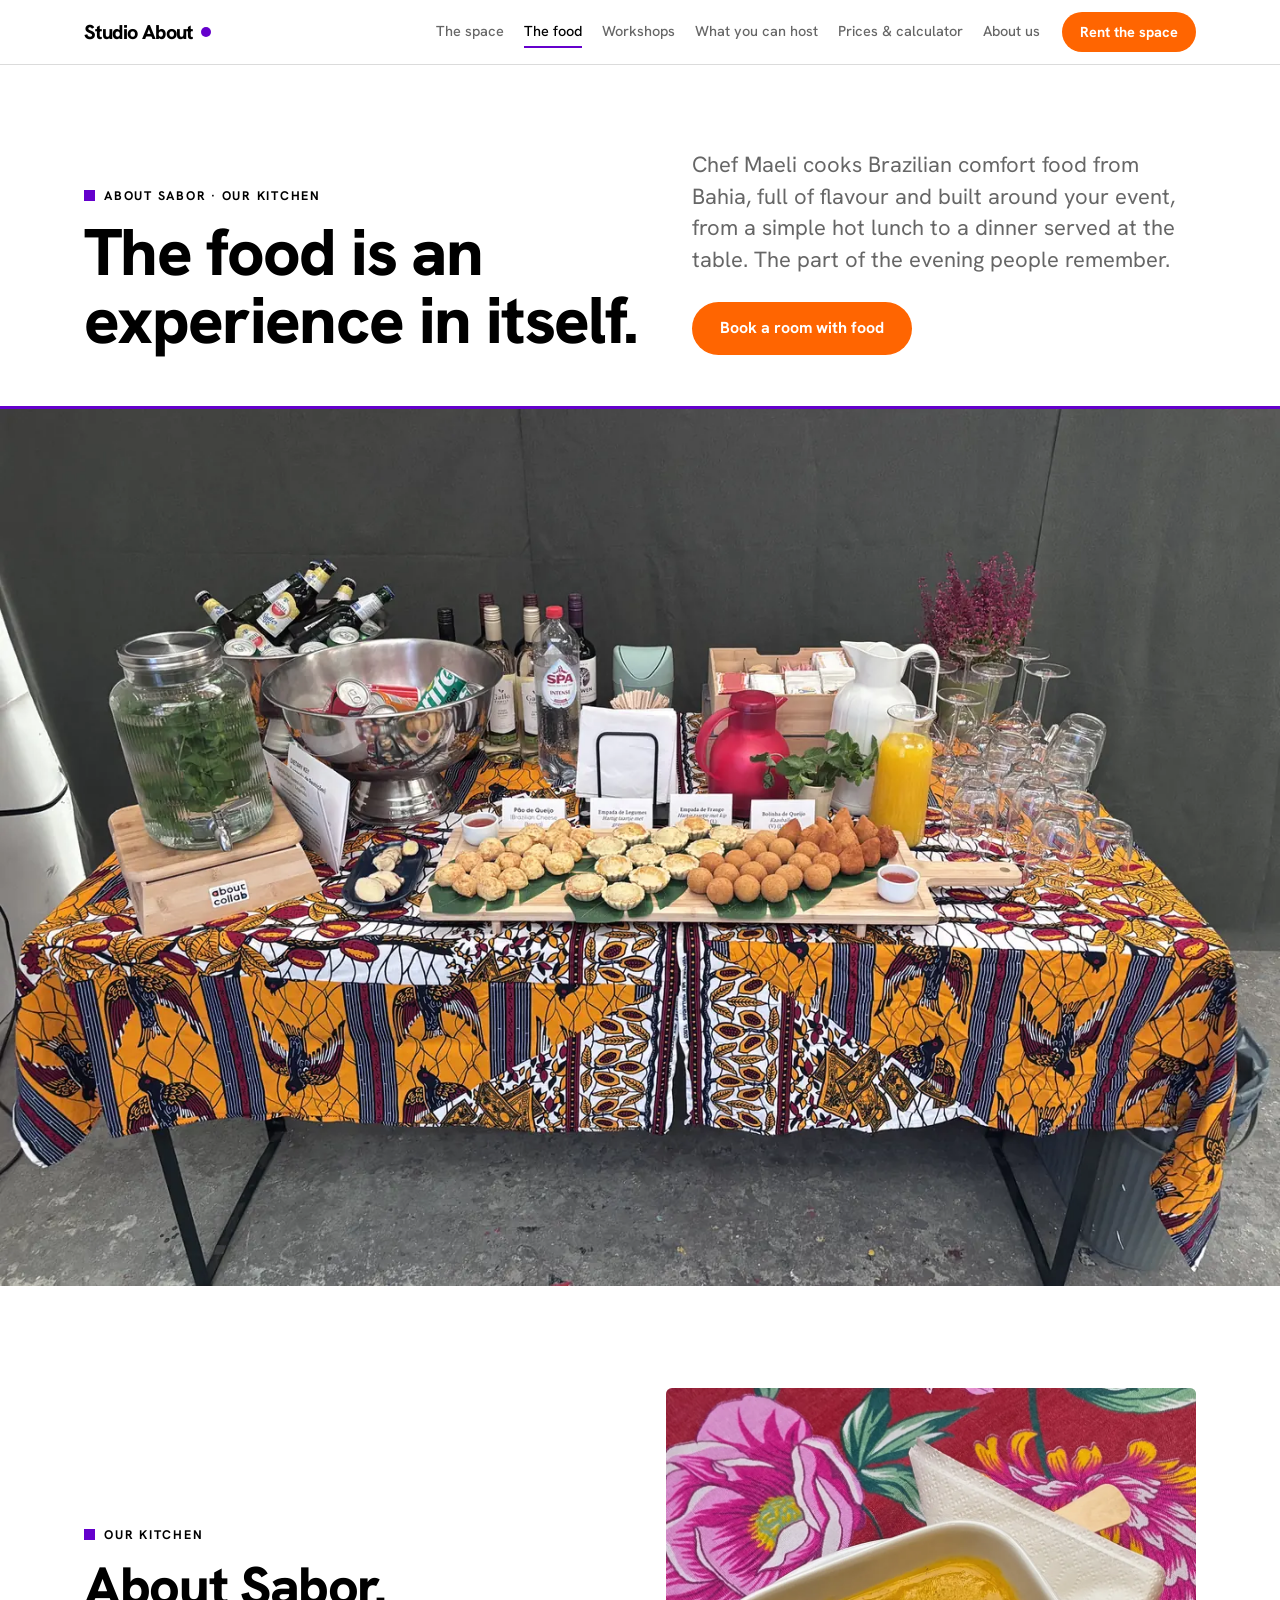
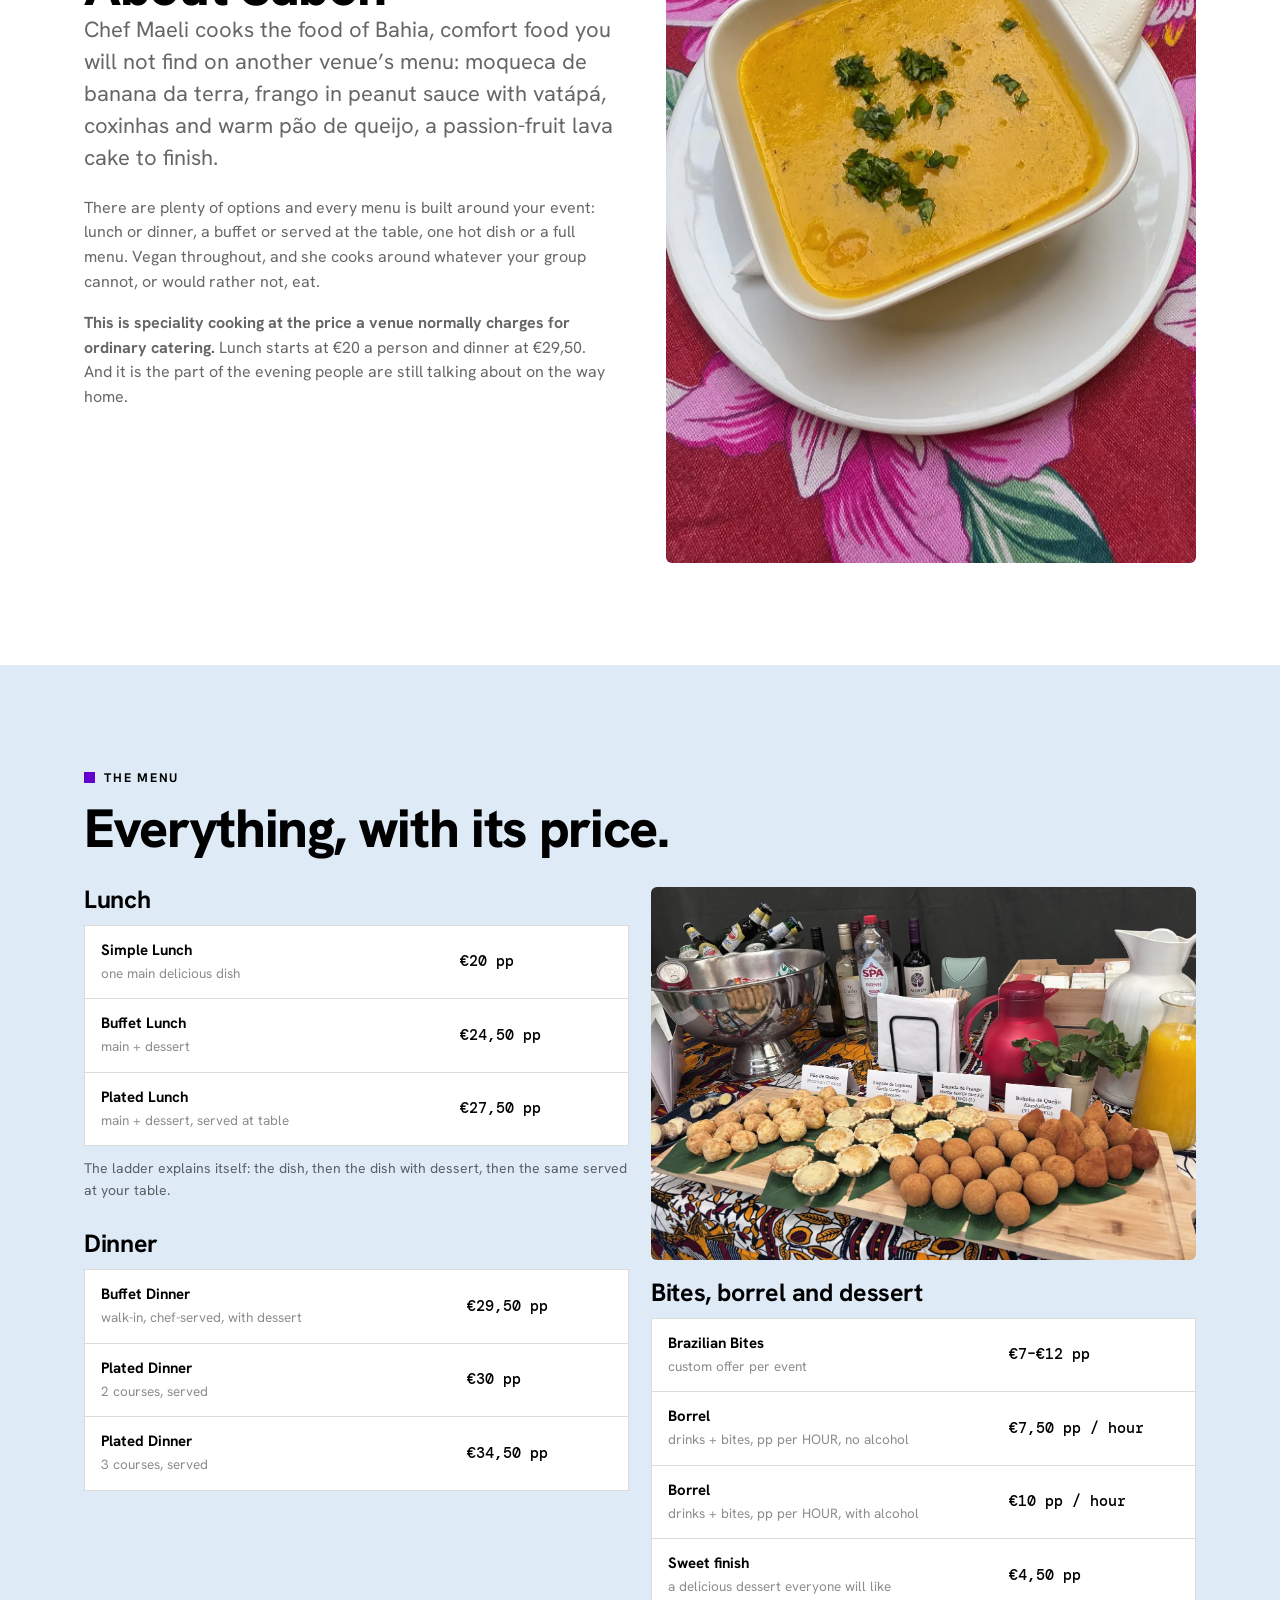
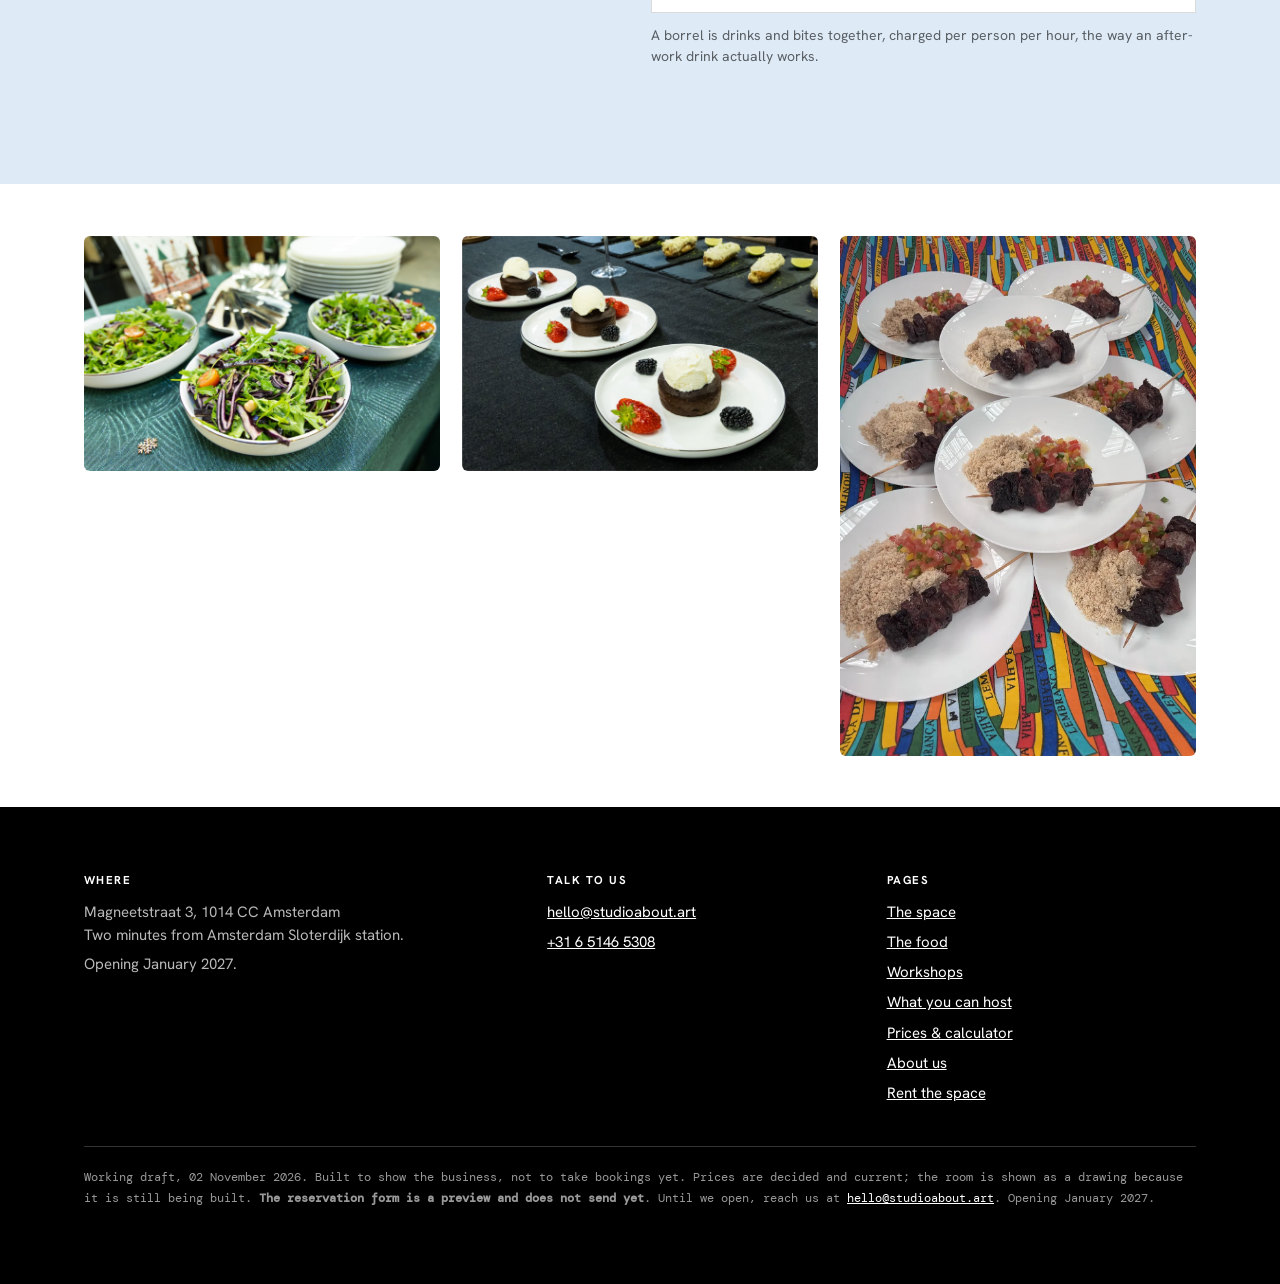
<file: food.html>
<!doctype html>
<html lang="en"><head>
<meta charset="utf-8">
<meta name="viewport" content="width=device-width,initial-scale=1">
<meta name="robots" content="noindex,nofollow">
<title>The food &middot; Studio About</title>
<meta name="description" content="Brazilian comfort food from Bahia by chef Maeli, cooked in the building. Lunch from €20, dinner from €29.50.">
<link rel="preconnect" href="https://fonts.googleapis.com">
<link rel="preconnect" href="https://fonts.gstatic.com" crossorigin>
<link href="https://fonts.googleapis.com/css2?family=Hanken+Grotesk:wght@300;400;500;600;700;800&family=DM+Mono:wght@400;500&display=swap" rel="stylesheet">
<link rel="stylesheet" href="assets/site.css">
</head><body>
<nav class="nav"><div class="nav-in">
  <a class="brand" href="index.html">Studio About</a>
  <div class="nav-links"><a href="index.html">The space</a><a href="food.html" aria-current="page">The food</a><a href="workshops.html">Workshops</a><a href="use-cases.html">What you can host</a><a href="prices.html">Prices &amp; calculator</a><a href="about.html">About us</a></div>
  <a class="cta" href="rent.html">Rent the space</a>
  <!-- phones had no navigation at all: seven pages and no way to reach six of them.
       A <details> menu needs no JavaScript and closes on its own when a link is used. -->
  <details class="menu"><summary aria-label="Open the menu"><span></span></summary>
    <div class="menu-panel"><a href="index.html">The space</a><a href="food.html" aria-current="page">The food</a><a href="workshops.html">Workshops</a><a href="use-cases.html">What you can host</a><a href="prices.html">Prices &amp; calculator</a><a href="about.html">About us</a></div></details>
</div></nav>

<header class="hero" style="padding-bottom:0">
  <div class="wrap">
    <div class="hero-grid">
      <div>
        <p class="eyebrow">About Sabor · our kitchen</p>
        <h1>The food is an <em>experience</em> in itself.</h1>
      </div>
      <div>
        <p class="lede">Chef Maeli cooks Brazilian comfort food from Bahia, full of flavour and
           built around your event, from a simple hot lunch to a dinner served at the
           table. The part of the evening people remember.</p>
        <div class="btn-row"><a class="btn" href="prices.html#calc">Book a room with food</a></div>
      </div>
    </div>
  </div>
  <div class="hero-img">
    <img src="assets/food/about-collab-about-sabor-buffet-met-hapjes-op-afrikaanse-stof.webp" alt="A whole buffet of Brazilian bites on a wax-print cloth"
      width="1440" height="986">
  </div>
</header>

<section><div class="wrap">
  <div class="grid g2" style="align-items:center;gap:clamp(24px,4vw,56px)">
    <div>
      <p class="eyebrow">Our kitchen</p>
      <h2>About Sabor.</h2>
      <p class="lede">Chef Maeli cooks the food of Bahia, comfort food you will not
         find on another venue&rsquo;s menu: moqueca de banana da terra, frango in peanut sauce
         with vat&aacute;p&aacute;, coxinhas and warm p&atilde;o de queijo, a passion-fruit lava
         cake to finish.</p>
      <p style="color:var(--ink-60);font-size:16px">There are plenty of options and every menu
         is built around your event: lunch or dinner, a buffet or served at the table, one hot
         dish or a full menu. Vegan throughout, and she cooks
         around whatever your group cannot, or would rather not, eat.</p>
      <p style="color:var(--ink-60);font-size:16px"><b>This is speciality cooking at the price a
         venue normally charges for ordinary catering.</b> Lunch starts at €20 a
         person and dinner at €29,50. And it is the part of the evening people are
         still talking about on the way home.</p>
    </div>
    <div><img src="assets/food/about-collab-about-sabor-soep-met-koriander.webp" alt="A bowl of soup with fresh coriander"
      style="border-radius:6px"></div>
  </div>
</div></section>

<section class="dark"><div class="wrap">
  <p class="eyebrow">The menu</p>
  <h2>Everything, with its price.</h2>
  <div class="grid g2" style="margin-top:30px;align-items:start">
    <div>
      <h3 style="margin-bottom:12px">Lunch</h3>
      <div class="tablewrap"><table style="min-width:320px"><tbody>
        <tr><td><b>Simple Lunch</b><br><span style='color:var(--ink-45);font-size:13.5px'>one main delicious dish</span></td><td class='price'>€20 pp</td></tr><tr><td><b>Buffet Lunch</b><br><span style='color:var(--ink-45);font-size:13.5px'>main + dessert</span></td><td class='price'>€24,50 pp</td></tr><tr><td><b>Plated Lunch</b><br><span style='color:var(--ink-45);font-size:13.5px'>main + dessert, served at table</span></td><td class='price'>€27,50 pp</td></tr>
      </tbody></table></div>
      <p style="font-size:14px;color:var(--ink-60);margin-top:12px">
        The ladder explains itself: the dish, then the dish with dessert, then the same
        served at your table.</p>
      <h3 style="margin:30px 0 12px">Dinner</h3>
      <div class="tablewrap"><table style="min-width:320px"><tbody>
        <tr><td><b>Buffet Dinner</b><br><span style='color:var(--ink-45);font-size:13.5px'>walk-in, chef-served, with dessert</span></td><td class='price'>€29,50 pp</td></tr><tr><td><b>Plated Dinner</b><br><span style='color:var(--ink-45);font-size:13.5px'>2 courses, served</span></td><td class='price'>€30 pp</td></tr><tr><td><b>Plated Dinner</b><br><span style='color:var(--ink-45);font-size:13.5px'>3 courses, served</span></td><td class='price'>€34,50 pp</td></tr>
      </tbody></table></div>
    </div>
    <div>
      <img src="assets/food/about-collab-about-sabor-buffet-met-hapjes-op-afrikaanse-stof-6.webp" alt="Brazilian bites on wooden boards, on a wax-print cloth"
        style="border-radius:6px;margin-bottom:20px">
      <h3 style="margin-bottom:12px">Bites, borrel and dessert</h3>
      <div class="tablewrap"><table style="min-width:320px"><tbody>
        <tr><td><b>Brazilian Bites</b><br><span style='color:var(--ink-45);font-size:13.5px'>custom offer per event</span></td><td class='price'>€7–€12 pp</td></tr><tr><td><b>Borrel</b><br><span style='color:var(--ink-45);font-size:13.5px'>drinks + bites, pp per HOUR, no alcohol</span></td><td class='price'>€7,50 pp / hour</td></tr><tr><td><b>Borrel</b><br><span style='color:var(--ink-45);font-size:13.5px'>drinks + bites, pp per HOUR, with alcohol</span></td><td class='price'>€10 pp / hour</td></tr><tr><td><b>Sweet finish</b><br><span style='color:var(--ink-45);font-size:13.5px'>a delicious dessert everyone will like</span></td><td class='price'>€4,50 pp</td></tr>
      </tbody></table></div>
      <p style="font-size:14px;color:var(--ink-60);margin-top:12px">
        A borrel is drinks and bites together, charged per person per hour, the way an
        after-work drink actually works.</p>
    </div>
  </div>
</div></section>

<section class="tight"><div class="wrap">
  <div class="grid g3">
    <div><img src="assets/food/salads-buffet.jpg" alt="Salad buffet" style="border-radius:6px"></div>
    <div><img src="assets/food/dessert-lavacake.jpg" alt="Dessert" style="border-radius:6px"></div>
    <div><img src="assets/food/about-collab-about-sabor-catering-spiesjes-met-rijst.webp" alt="Skewers on rice with a fresh tomato salsa"
      style="border-radius:6px"></div>
  </div>
</div></section>


<footer><div class="wrap">
  <div class="foot-grid">
    <div>
      <h4>Where</h4>
      <p style="margin:0 0 6px">Magneetstraat 3, 1014 CC Amsterdam<br>Two minutes from Amsterdam Sloterdijk station.</p>
      <p style="margin:0">Opening January 2027.</p>
    </div>
    <div><h4>Talk to us</h4><ul>
      <li><a href="mailto:hello@studioabout.art">hello@studioabout.art</a></li>
      <li><a href="tel:+31651465308">+31 6 5146 5308</a></li>
    </ul></div>
    <div><h4>Pages</h4><ul>
      <li><a href="index.html">The space</a></li><li><a href="food.html">The food</a></li><li><a href="workshops.html">Workshops</a></li><li><a href="use-cases.html">What you can host</a></li><li><a href="prices.html">Prices &amp; calculator</a></li><li><a href="about.html">About us</a></li><li><a href="rent.html">Rent the space</a></li>
    </ul></div>
  </div>
  <p class="draft">Working draft, 02 November 2026.
     Built to show the business, not to take bookings yet. Prices are decided and current;
     the room is shown as a drawing because it is still being built. <b>The reservation form
     is a preview and does not send yet</b>. Until we open, reach us at
     <a href="mailto:hello@studioabout.art">hello@studioabout.art</a>. Opening January 2027.</p>
</div></footer>
<script>window.SA_DATA={"bands": [{"key": "B1", "label": "up to 50 m²", "m2_lo": 1, "m2_hi": 50, "price": 50.0, "cleaning": 25.0, "workshop": [1, 30], "dinner": [1, 30], "standing": [1, 40], "theatre": [1, 40]}, {"key": "B2", "label": "51–100 m²", "m2_lo": 51, "m2_hi": 100, "price": 75.0, "cleaning": 50.0, "workshop": [31, 45], "dinner": [31, 60], "standing": [41, 80], "theatre": [41, 70]}, {"key": "B3", "label": "101–150 m²", "m2_lo": 101, "m2_hi": 150, "price": 95.0, "cleaning": 75.0, "workshop": [46, 60], "dinner": [61, 90], "standing": [81, 120], "theatre": [71, 100]}], "food": [{"key": "lunch_simple", "label": "Simple Lunch — one main delicious dish", "group": "any", "pp": 20.0, "status": "DECIDED", "per_hour": false, "btw": 0.09}, {"key": "lunch_buffet_full", "label": "Buffet Lunch — main + dessert", "group": "12+", "pp": 24.5, "status": "DECIDED", "per_hour": false, "btw": 0.09}, {"key": "lunch_plated", "label": "Plated Lunch — main + dessert, served at table", "group": "≤16", "pp": 27.5, "status": "DECIDED", "per_hour": false, "btw": 0.09}, {"key": "dinner_2course", "label": "Plated Dinner — 2 courses, served", "group": "≤15", "pp": 30.0, "status": "DERIVED", "per_hour": false, "btw": 0.09}, {"key": "dinner_plated", "label": "Plated Dinner — 3 courses, served", "group": "≤15", "pp": 34.5, "status": "DECIDED", "per_hour": false, "btw": 0.09}, {"key": "dinner_buffet", "label": "Buffet Dinner — walk-in, chef-served, with dessert", "group": "16+", "pp": 29.5, "status": "DECIDED", "per_hour": false, "btw": 0.09}, {"key": "bites", "label": "Brazilian Bites — custom offer per event", "group": "any", "pp": 0.0, "status": "DECIDED range", "per_hour": false, "btw": 0.09}, {"key": "borrel_soft", "label": "Borrel — drinks + bites, pp per HOUR, no alcohol", "group": "any", "pp": 7.5, "status": "DECIDED", "per_hour": true, "btw": 0.09}, {"key": "borrel_alc", "label": "Borrel — drinks + bites, pp per HOUR, with alcohol", "group": "any", "pp": 10.0, "status": "DECIDED", "per_hour": true, "btw": 0.09}, {"key": "dessert_round", "label": "Sweet finish — a delicious dessert everyone will like", "group": "any", "pp": 4.5, "status": "DECIDED", "per_hour": false, "btw": 0.09}], "drinks": [{"key": "p1", "label": "Package 1 — coffee, tea, still + sparkling water", "pph": 1.75, "status": "DECIDED", "btw": 0.09}, {"key": "p2", "label": "Package 2 — + iced tea, sodas, juices", "pph": 2.5, "status": "DECIDED", "btw": 0.09}, {"key": "p3", "label": "Package 3 — + wine & beer", "pph": 6.0, "status": "DECIDED", "btw": 0.21}, {"key": "p4", "label": "Package 4 — + premium cocktails", "pph": 9.0, "status": "DECIDED", "btw": 0.21}], "addons": [{"key": "sound", "label": "Sound set — 2 speakers + wireless mic", "price": 45.0, "btw": 0.21}, {"key": "lights", "label": "Party light package (incl. black lights)", "price": 60.0, "btw": 0.21}, {"key": "djbooth", "label": "DJ booth table", "price": 40.0, "btw": 0.21}, {"key": "flipchart", "label": "Flipchart + markers", "price": 15.0, "btw": 0.21}], "max_people": 120, "floor_m2": 150, "night_pct": 0.15, "night_from": 20, "night_until": 4, "drinks_min_hours": 2, "borg": 150.0, "kurkgeld": 150.0, "hetsalon_room_discount": 0.3, "hetsalon_food_discount": 0.0, "bites_lo": 7.0, "bites_hi": 12.0, "bites_pieces": 6, "small_group_min": 15, "small_group_surcharge": 2.0, "projector_included": true, "btw": {"food": 0.09, "alcohol": 0.21, "service": 0.21}, "overtime_same_rate": true, "_model_billable_extra": 2};</script>
<script src="assets/calc.js"></script>
</body></html>
</file>
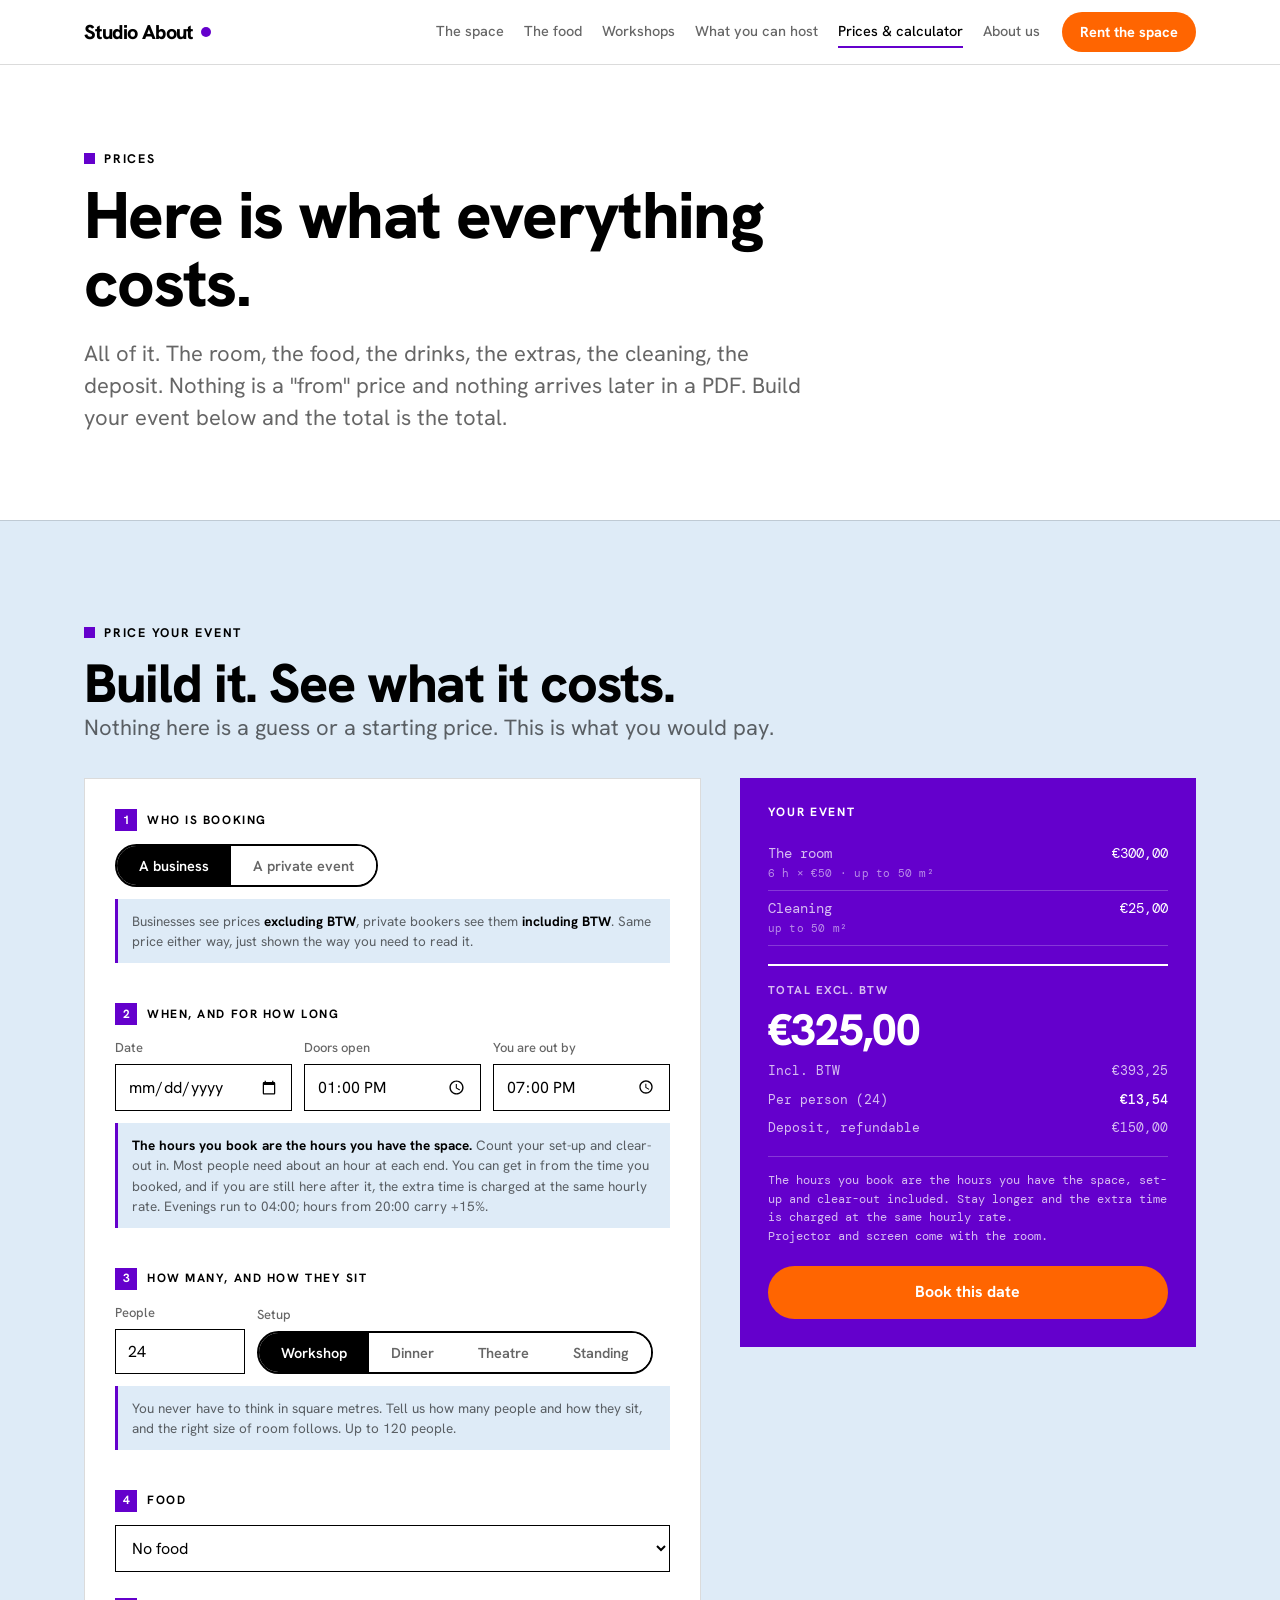
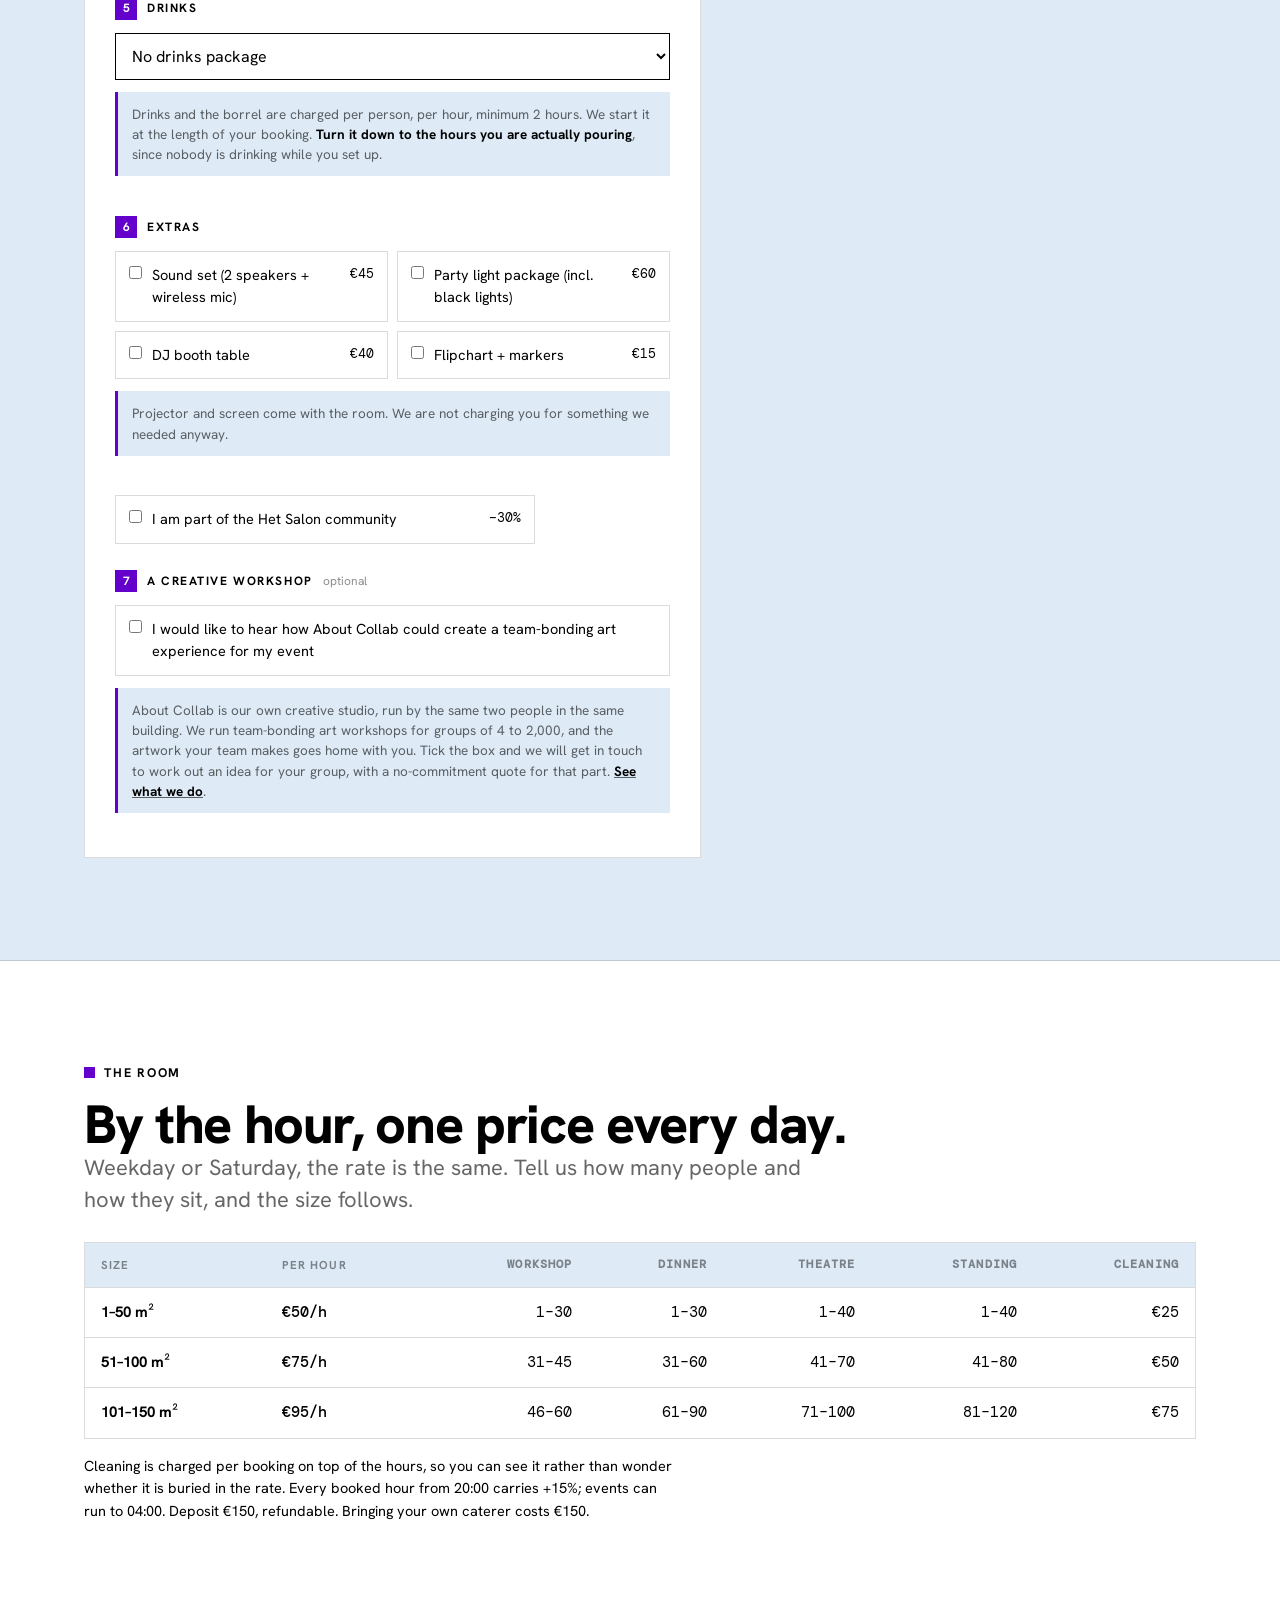
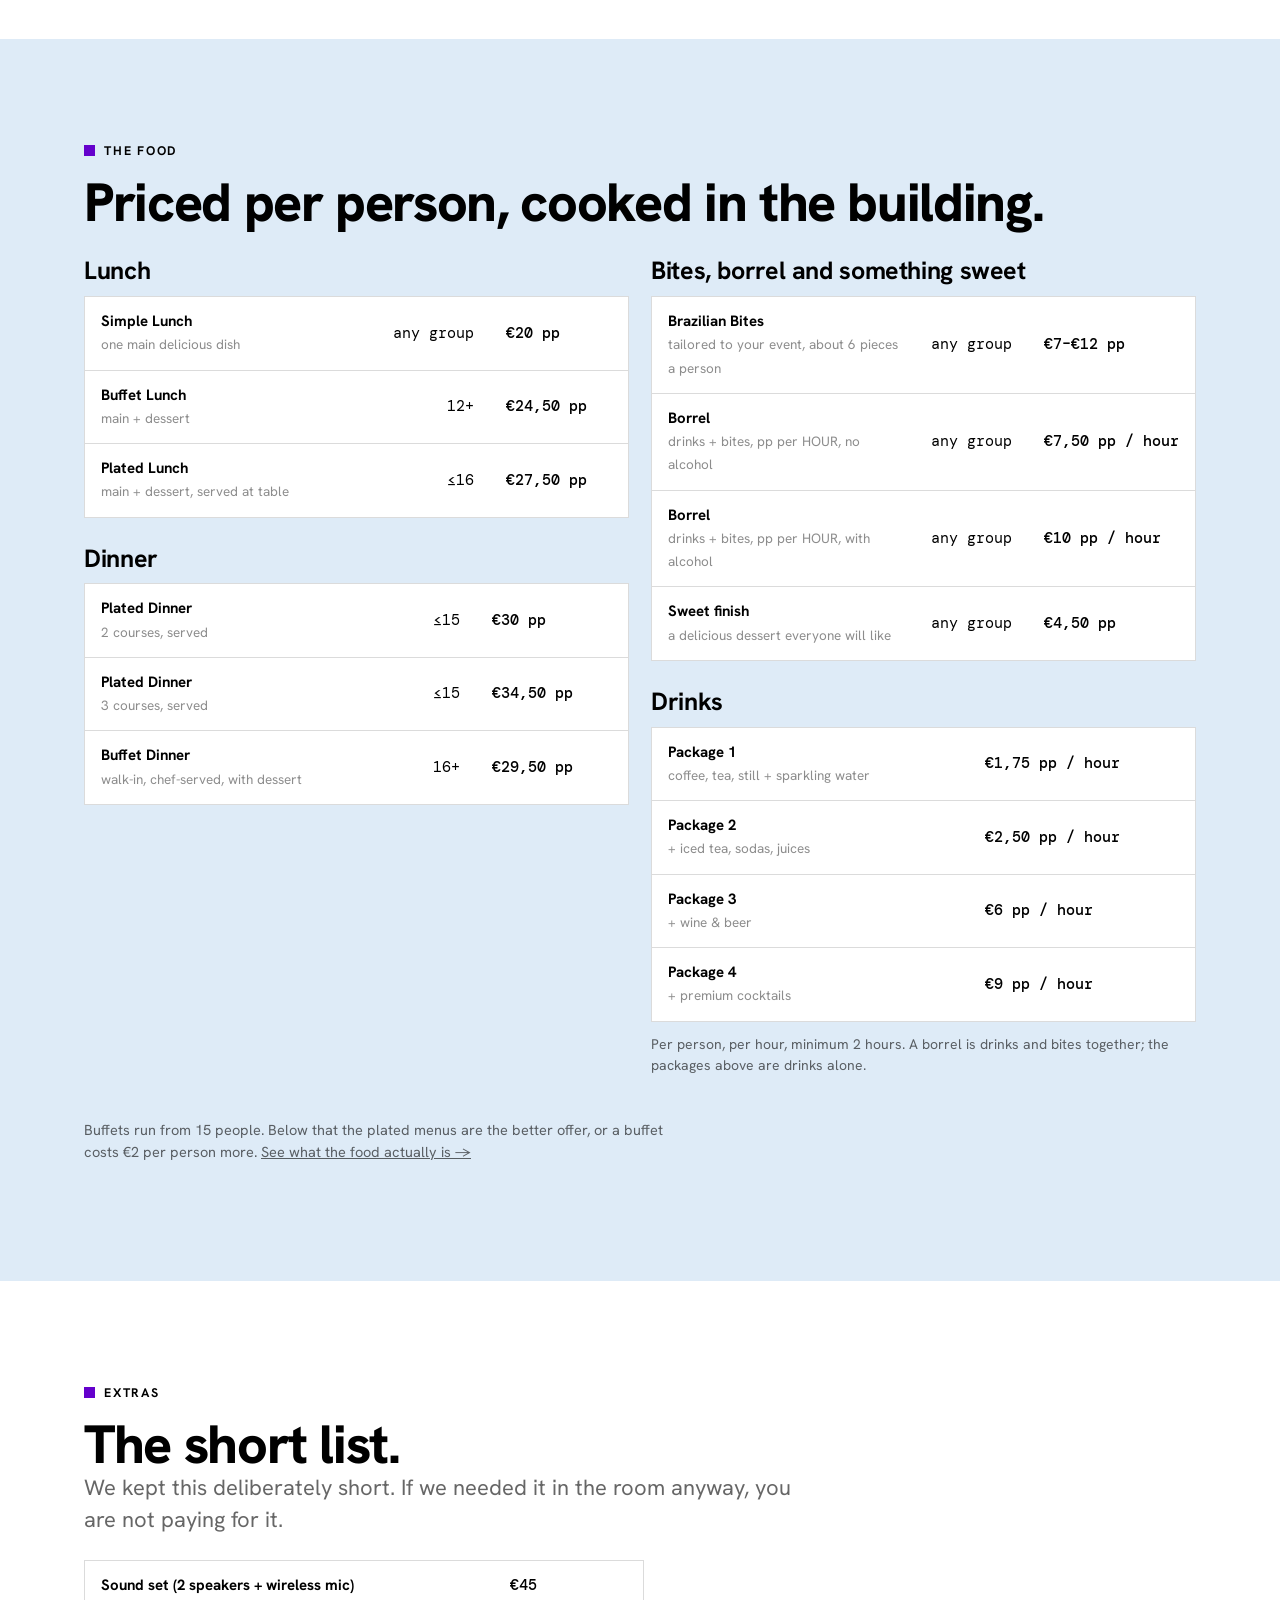
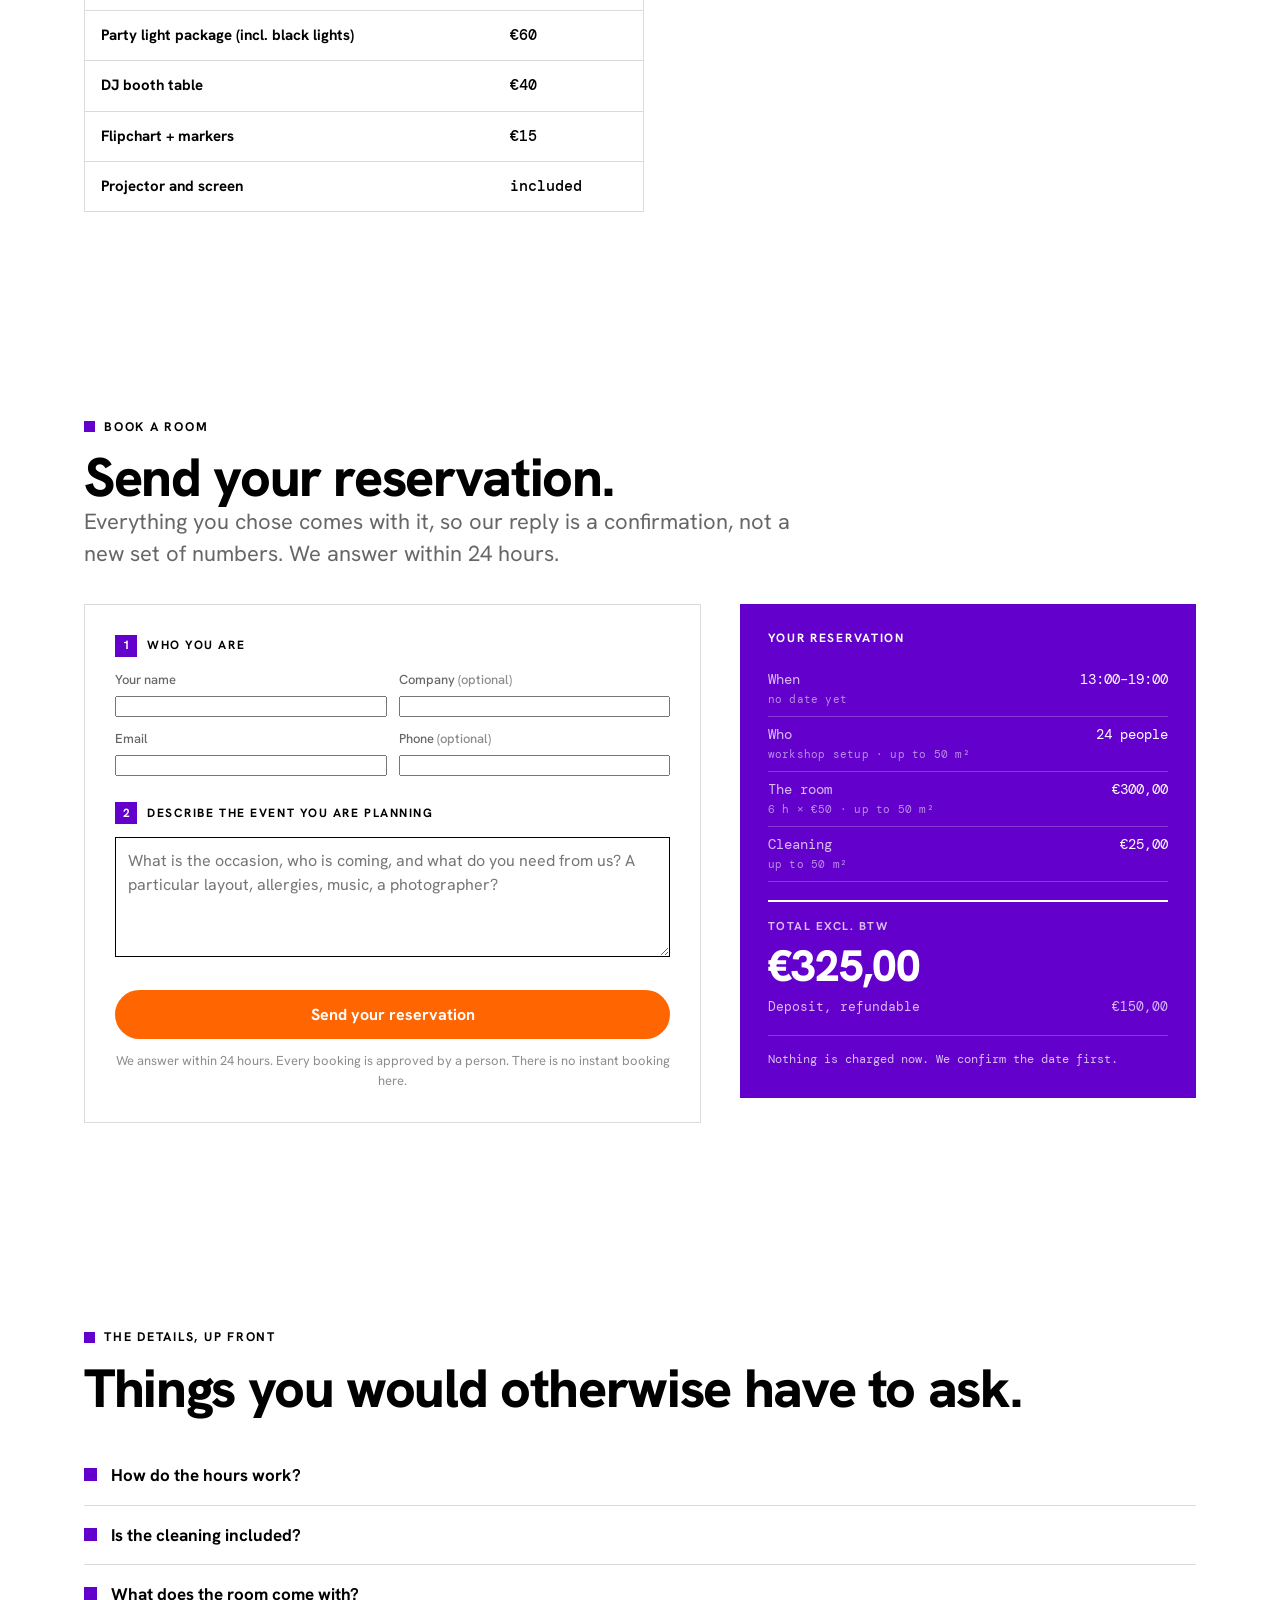
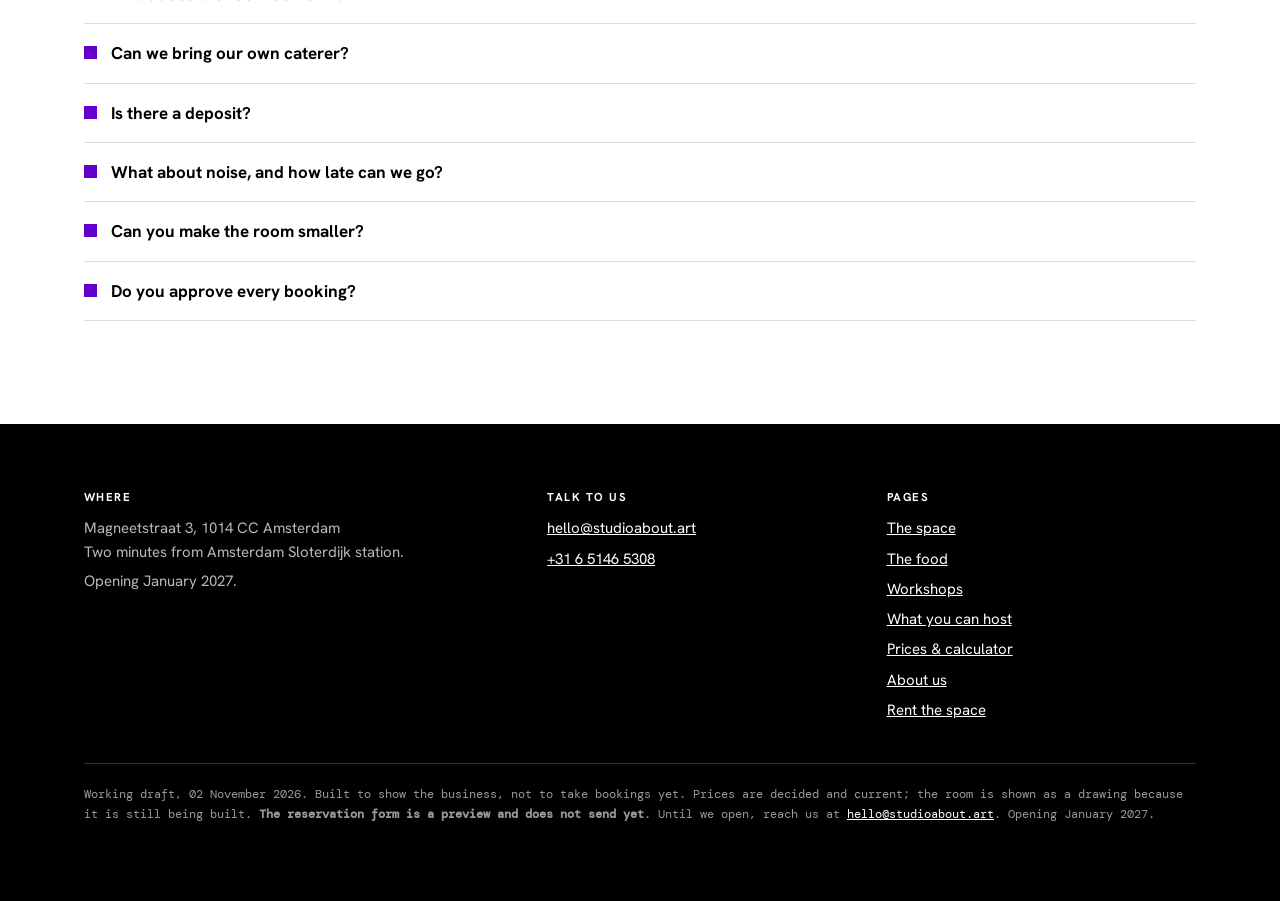
<file: prices.html>
<!doctype html>
<html lang="en"><head>
<meta charset="utf-8">
<meta name="viewport" content="width=device-width,initial-scale=1">
<meta name="robots" content="noindex,nofollow">
<title>Prices &amp; calculator &middot; Studio About</title>
<meta name="description" content="Every price for the event space, the food, the drinks and the extras. Build your event and see the total.">
<link rel="preconnect" href="https://fonts.googleapis.com">
<link rel="preconnect" href="https://fonts.gstatic.com" crossorigin>
<link href="https://fonts.googleapis.com/css2?family=Hanken+Grotesk:wght@300;400;500;600;700;800&family=DM+Mono:wght@400;500&display=swap" rel="stylesheet">
<link rel="stylesheet" href="assets/site.css">
</head><body>
<nav class="nav"><div class="nav-in">
  <a class="brand" href="index.html">Studio About</a>
  <div class="nav-links"><a href="index.html">The space</a><a href="food.html">The food</a><a href="workshops.html">Workshops</a><a href="use-cases.html">What you can host</a><a href="prices.html" aria-current="page">Prices &amp; calculator</a><a href="about.html">About us</a></div>
  <a class="cta" href="rent.html">Rent the space</a>
  <!-- phones had no navigation at all: seven pages and no way to reach six of them.
       A <details> menu needs no JavaScript and closes on its own when a link is used. -->
  <details class="menu"><summary aria-label="Open the menu"><span></span></summary>
    <div class="menu-panel"><a href="index.html">The space</a><a href="food.html">The food</a><a href="workshops.html">Workshops</a><a href="use-cases.html">What you can host</a><a href="prices.html" aria-current="page">Prices &amp; calculator</a><a href="about.html">About us</a></div></details>
</div></nav>

<header class="hero" style="padding-bottom:clamp(40px,5vw,70px)">
  <div class="wrap">
    <p class="eyebrow">Prices</p>
    <h1 style="max-width:20ch">Here is what everything costs.</h1>
    <p class="lede" style="margin-top:20px">All of it. The room, the food, the drinks, the
       extras, the cleaning, the deposit. Nothing is a "from" price and nothing arrives later
       in a PDF. Build your event below and the total is the total.</p>
  </div>
</header>


<section class="calc" id="calc"><div class="wrap">
  <p class="eyebrow">Price your event</p>
  <h2>Build it. See what it costs.</h2>
  <p class="lede" style="margin-bottom:34px">Nothing here is a guess or a starting price.
     This is what you would pay.</p>
  <div class="calc-grid">
    <div class="panel">
      <fieldset class="fieldset">
        <div class="legend"><span class="stepnum">1</span> <b>Who is booking</b></div>
        <div class="seg" id="segAudience">
          <button data-v="business" aria-pressed="true">A business</button>
          <button data-v="private" aria-pressed="false">A private event</button>
        </div>
        <p class="hint">Businesses see prices <b>excluding BTW</b>, private bookers see them
           <b>including BTW</b>. Same price either way, just shown the way you need to read it.</p>
      </fieldset>

      <fieldset class="fieldset">
        <div class="legend"><span class="stepnum">2</span> <b>When, and for how long</b></div>
        <div class="row">
          <div class="field"><label for="f_date">Date</label>
            <input type="date" id="f_date"></div>
          <div class="field"><label for="f_from">Doors open</label>
            <input type="time" id="f_from" step="1800"></div>
          <div class="field"><label for="f_to">You are out by</label>
            <input type="time" id="f_to" step="1800"></div>
        </div>
        <p class="hint"><b>The hours you book are the hours you have the space.</b>
           Count your set-up and clear-out in. Most people need about an hour at each end.
           You can get in from the time you booked, and if you are still here after it,
           the extra time is charged at the same hourly rate.
           Evenings run to 04:00; hours from 20:00
           carry +15%.</p>
      </fieldset>

      <fieldset class="fieldset">
        <div class="legend"><span class="stepnum">3</span> <b>How many, and how they sit</b></div>
        <div class="row">
          <div class="field" style="flex:0 0 130px"><label for="f_people">People</label>
            <input type="number" id="f_people" min="1" max="120" step="1"></div>
          <div class="field" style="flex:1 1 auto"><label>Setup</label>
            <div class="seg" id="segSetup">
              <button data-v="workshop" aria-pressed="true">Workshop</button>
              <button data-v="dinner" aria-pressed="false">Dinner</button>
              <button data-v="theatre" aria-pressed="false">Theatre</button>
              <button data-v="standing" aria-pressed="false">Standing</button>
            </div></div>
        </div>
        <p class="hint">You never have to think in square metres. Tell us how many people and
           how they sit, and the right size of room follows. Up to 120 people.</p>
      </fieldset>

      <fieldset class="fieldset">
        <div class="legend"><span class="stepnum">4</span> <b>Food</b></div>
        <select id="f_food" aria-label="Food"><option value="">No food</option><option value="lunch_simple">Simple Lunch &middot; €20 pp</option><option value="lunch_buffet_full">Buffet Lunch &middot; €24,50 pp · 12+</option><option value="lunch_plated">Plated Lunch &middot; €27,50 pp · ≤16</option><option value="dinner_2course">Plated Dinner &middot; €30 pp · ≤15</option><option value="dinner_plated">Plated Dinner &middot; €34,50 pp · ≤15</option><option value="dinner_buffet">Buffet Dinner &middot; €29,50 pp · 16+</option><option value="bites">Brazilian Bites &middot; €7–€12 pp</option><option value="borrel_soft">Borrel &middot; €7,50 pp per hour</option><option value="borrel_alc">Borrel &middot; €10 pp per hour</option><option value="dessert_round">Sweet finish &middot; €4,50 pp</option></select>
      </fieldset>

      <fieldset class="fieldset">
        <div class="legend"><span class="stepnum">5</span> <b>Drinks</b></div>
        <select id="f_drinks" aria-label="Drinks"><option value="">No drinks package</option><option value="p1">Package 1 &middot; €1,75 pp per hour</option><option value="p2">Package 2 &middot; €2,50 pp per hour</option><option value="p3">Package 3 &middot; €6 pp per hour</option><option value="p4">Package 4 &middot; €9 pp per hour</option></select>
        <div class="row" id="serveRow" hidden style="margin-top:12px">
          <div class="field" style="flex:0 0 190px">
            <label for="f_servehours">Serving for how many hours?</label>
            <input type="number" id="f_servehours" min="2"
                   max="24" step="0.5"></div>
        </div>
        <p class="hint">Drinks and the borrel are charged per person, per hour, minimum
           2 hours. We start it at the length of your booking.
           <b>Turn it down to the hours you are actually pouring</b>, since nobody is drinking
           while you set up.</p>
      </fieldset>

      <fieldset class="fieldset">
        <div class="legend"><span class="stepnum">6</span> <b>Extras</b></div>
        <div class="checks"><label class="check"><input type="checkbox" class="addon" data-k="sound"><span>Sound set (2 speakers + wireless mic)</span><span class="p">€45</span></label><label class="check"><input type="checkbox" class="addon" data-k="lights"><span>Party light package (incl. black lights)</span><span class="p">€60</span></label><label class="check"><input type="checkbox" class="addon" data-k="djbooth"><span>DJ booth table</span><span class="p">€40</span></label><label class="check"><input type="checkbox" class="addon" data-k="flipchart"><span>Flipchart + markers</span><span class="p">€15</span></label></div>
        <p class="hint">Projector and screen come with the room. We are not charging you
           for something we needed anyway.</p>
      </fieldset>

      <fieldset class="fieldset">
        <label class="check" style="max-width:420px">
          <input type="checkbox" id="f_hetsalon">
          <span>I am part of the Het Salon community</span>
          <span class="p">−30%</span></label>
      </fieldset>

      <!-- Helena, 1 Sep: the cross-sell belongs here, at the moment someone is already
           committing to a date. Opt-in only, and deliberately NO "book a call" button:
           "just put it like this, because then I'll hunt this person." -->
      <fieldset class="fieldset">
        <div class="legend"><span class="stepnum">7</span> <b>A creative workshop</b>
          <span style="font-weight:400;letter-spacing:0;text-transform:none;
                       color:var(--ink-45)">optional</span></div>
        <label class="check" style="max-width:560px">
          <input type="checkbox" id="f_ac">
          <span>I would like to hear how About Collab could create a team-bonding art
                experience for my event</span></label>
        <div class="row" id="acRow" hidden style="margin-top:12px">
          <div class="field">
            <label for="f_acnote">What kind of group is it, and what would you like them to
              get out of the day?</label>
            <textarea id="f_acnote" rows="3"></textarea></div>
        </div>
        <p class="hint">About Collab is our own creative studio, run by the same two people
           in the same building. We run team-bonding art workshops for groups of 4 to 2,000,
           and the artwork your team makes goes home with you. Tick the box and we will get in
           touch to work out an idea for your group, with a no-commitment quote for that part.
           <a href="workshops.html"><b>See what we do</b></a>.</p>
      </fieldset>
    </div>

    <aside class="receipt" id="receipt"></aside>
  </div>
</div>
<!-- On a phone the receipt sits below six steps of form, so the running total — the whole
     point of the page — is invisible while you use it. This slim bar carries it. -->
<div class="minibar" id="miniBar" hidden>
  <div class="mb-fig"><span>Total</span><b id="mbTotal"></b></div>
  <a class="btn" href="#request">Book this date</a>
</div>
</section>


<section><div class="wrap">
  <p class="eyebrow">The room</p>
  <h2>By the hour, one price every day.</h2>
  <p class="lede" style="margin-bottom:26px">Weekday or Saturday, the rate is the same. Tell us
     how many people and how they sit, and the size follows.</p>
  <div class="tablewrap"><table>
<thead><tr><th>Size</th><th>Per hour</th><th class="num">Workshop</th><th class="num">Dinner</th>
<th class="num">Theatre</th><th class="num">Standing</th><th class="num">Cleaning</th></tr></thead>
<tbody><tr><td><b>1–50 m²</b></td><td class='price'>€50/h</td><td class='num'>1–30</td><td class='num'>1–30</td><td class='num'>1–40</td><td class='num'>1–40</td><td class='num'>€25</td></tr><tr><td><b>51–100 m²</b></td><td class='price'>€75/h</td><td class='num'>31–45</td><td class='num'>31–60</td><td class='num'>41–70</td><td class='num'>41–80</td><td class='num'>€50</td></tr><tr><td><b>101–150 m²</b></td><td class='price'>€95/h</td><td class='num'>46–60</td><td class='num'>61–90</td><td class='num'>71–100</td><td class='num'>81–120</td><td class='num'>€75</td></tr></tbody></table></div>
<p class="swipe">swipe sideways →</p>
  <p style="font-size:14.5px;color:var(--ink-2);margin-top:16px;max-width:74ch">
    Cleaning is charged per booking on top of the hours, so you can see it rather than
    wonder whether it is buried in the rate. Every booked hour from 20:00
    carries +15%; events can run to 04:00.
    Deposit €150, refundable. Bringing your own caterer costs
    €150.</p>
</div></section>

<section class="dark"><div class="wrap">
  <p class="eyebrow">The food</p>
  <h2>Priced per person, cooked in the building.</h2>
  <div class="grid g2" style="margin-top:28px;align-items:start">
    <div>
      <h3 style="margin-bottom:12px">Lunch</h3>
      <div class="tablewrap"><table style="min-width:340px"><tbody><tr><td><b>Simple Lunch</b><br><span style='color:var(--ink-45);font-size:13.5px'>one main delicious dish</span></td><td class='num'>any group</td><td class='price'>€20 pp</td></tr><tr><td><b>Buffet Lunch</b><br><span style='color:var(--ink-45);font-size:13.5px'>main + dessert</span></td><td class='num'>12+</td><td class='price'>€24,50 pp</td></tr><tr><td><b>Plated Lunch</b><br><span style='color:var(--ink-45);font-size:13.5px'>main + dessert, served at table</span></td><td class='num'>≤16</td><td class='price'>€27,50 pp</td></tr></tbody></table></div>
      <h3 style="margin:28px 0 12px">Dinner</h3>
      <div class="tablewrap"><table style="min-width:340px"><tbody><tr><td><b>Plated Dinner</b><br><span style='color:var(--ink-45);font-size:13.5px'>2 courses, served</span></td><td class='num'>≤15</td><td class='price'>€30 pp</td></tr><tr><td><b>Plated Dinner</b><br><span style='color:var(--ink-45);font-size:13.5px'>3 courses, served</span></td><td class='num'>≤15</td><td class='price'>€34,50 pp</td></tr><tr><td><b>Buffet Dinner</b><br><span style='color:var(--ink-45);font-size:13.5px'>walk-in, chef-served, with dessert</span></td><td class='num'>16+</td><td class='price'>€29,50 pp</td></tr></tbody></table></div>
    </div>
    <div>
      <h3 style="margin-bottom:12px">Bites, borrel and something sweet</h3>
      <div class="tablewrap"><table style="min-width:340px"><tbody><tr><td><b>Brazilian Bites</b><br><span style='color:var(--ink-45);font-size:13.5px'>tailored to your event, about 6 pieces a person</span></td><td class='num'>any group</td><td class='price'>€7–€12 pp</td></tr><tr><td><b>Borrel</b><br><span style='color:var(--ink-45);font-size:13.5px'>drinks + bites, pp per HOUR, no alcohol</span></td><td class='num'>any group</td><td class='price'>€7,50 pp / hour</td></tr><tr><td><b>Borrel</b><br><span style='color:var(--ink-45);font-size:13.5px'>drinks + bites, pp per HOUR, with alcohol</span></td><td class='num'>any group</td><td class='price'>€10 pp / hour</td></tr><tr><td><b>Sweet finish</b><br><span style='color:var(--ink-45);font-size:13.5px'>a delicious dessert everyone will like</span></td><td class='num'>any group</td><td class='price'>€4,50 pp</td></tr></tbody></table></div>
      <h3 style="margin:28px 0 12px">Drinks</h3>
      <div class="tablewrap"><table style="min-width:340px"><tbody><tr><td><b>Package 1</b><br><span style='color:var(--ink-45);font-size:13.5px'>coffee, tea, still + sparkling water</span></td><td class='price'>€1,75 pp / hour</td></tr><tr><td><b>Package 2</b><br><span style='color:var(--ink-45);font-size:13.5px'>+ iced tea, sodas, juices</span></td><td class='price'>€2,50 pp / hour</td></tr><tr><td><b>Package 3</b><br><span style='color:var(--ink-45);font-size:13.5px'>+ wine & beer</span></td><td class='price'>€6 pp / hour</td></tr><tr><td><b>Package 4</b><br><span style='color:var(--ink-45);font-size:13.5px'>+ premium cocktails</span></td><td class='price'>€9 pp / hour</td></tr></tbody></table></div>
      <p style="font-size:14px;color:var(--ink-60);margin-top:12px">
        Per person, per hour, minimum 2 hours. A borrel is drinks and
        bites together; the packages above are drinks alone.</p>
    </div>
  </div>
  <p style="font-size:14.5px;color:var(--ink-60);margin-top:28px;max-width:74ch">
    Buffets run from 15 people. Below that the plated menus are the
    better offer, or a buffet costs €2 per person more.
    <a href="food.html">See what the food actually is →</a></p>
</div></section>

<section><div class="wrap">
  <p class="eyebrow">Extras</p>
  <h2>The short list.</h2>
  <p class="lede" style="margin-bottom:24px">We kept this deliberately short. If we needed it
     in the room anyway, you are not paying for it.</p>
  <div class="tablewrap" style="max-width:560px"><table style="min-width:320px">
    <tbody><tr><td><b>Sound set (2 speakers + wireless mic)</b></td><td class='price'>€45</td></tr><tr><td><b>Party light package (incl. black lights)</b></td><td class='price'>€60</td></tr><tr><td><b>DJ booth table</b></td><td class='price'>€40</td></tr><tr><td><b>Flipchart + markers</b></td><td class='price'>€15</td></tr><tr><td><b>Projector and screen</b></td><td class='price' class='free'>included</td></tr></tbody></table></div>
</div></section>


<section id="request"><div class="wrap">
  <p class="eyebrow">Book a room</p>
  <h2>Send your reservation.</h2>
  <p class="lede">Everything you chose comes with it, so our reply is a confirmation, not a new set of numbers. We answer within 24 hours.</p>

  <div class="calc-grid" style="margin-top:34px">
    <form class="panel" id="bookForm" novalidate>
      <fieldset class="fieldset">
        <div class="legend"><span class="stepnum">1</span> <b>Who you are</b></div>
        <div class="row">
          <div class="field"><label for="b_name">Your name</label>
            <input type="text" id="b_name" name="name" autocomplete="name" required></div>
          <div class="field"><label for="b_org">Company <span
            style="color:var(--ink-45)">(optional)</span></label>
            <input type="text" id="b_org" name="org" autocomplete="organization"></div>
        </div>
        <div class="row" style="margin-top:12px">
          <div class="field"><label for="b_email">Email</label>
            <input type="email" id="b_email" name="email" autocomplete="email" required></div>
          <div class="field"><label for="b_phone">Phone <span
            style="color:var(--ink-45)">(optional)</span></label>
            <input type="tel" id="b_phone" name="phone" autocomplete="tel"></div>
        </div>
      </fieldset>

      <fieldset class="fieldset">
        <div class="legend"><span class="stepnum">2</span> <b>Describe the event you are planning</b></div>
        <textarea id="b_note" name="note" rows="4" placeholder="What is the occasion, who is coming, and what do you need from us? A particular layout, allergies, music, a photographer?"></textarea>
      </fieldset>

      <button class="btn" type="submit" style="width:100%">Send your reservation</button>
      <p style="font-size:13px;color:var(--ink-45);margin:12px 0 0;text-align:center">
        We answer within 24 hours. Every booking is approved by a person. There is no
        instant booking here.</p>
    </form>

    <aside class="receipt" id="bookRecap"></aside>
  </div>
</div></section>

<section><div class="wrap"><p class="eyebrow">The details, up front</p><h2>Things you would otherwise have to ask.</h2><div style="margin-top:30px"><details class='faq'><summary>How do the hours work?</summary><p>The hours you book are the hours you have the space. Set-up and clear-out happen inside them, so count them in. Most people need about an hour at each end. You can get in from the time you booked, and if you are still here afterwards the extra time is charged at the same hourly rate. That is how the whole market works; we just say it out loud instead of putting it in a contract you read later.</p></details><details class='faq'><summary>Is the cleaning included?</summary><p>No, and it is on the price list rather than hidden in the hourly rate: €25, €50 or €75 depending on the size of the room. That is our cleaning after you leave. We do expect the space back in order: furniture where you found it, your things gone.</p></details><details class='faq'><summary>What does the room come with?</summary><p>Tables, chairs, and a projector and screen at no charge. We set the room up the way you need it. Tell us the setup when you book. Sound, party lights and a DJ booth are on the extras list.</p></details><details class='faq'><summary>Can we bring our own caterer?</summary><p>Yes, for €150 per event. Our own kitchen is the reason most people book us, so we would rather cook for you, but you are not forced onto it. Drinks are always ours, and we price them well below the market: from €1,75 a person an hour.</p></details><details class='faq'><summary>Is there a deposit?</summary><p>€150, refunded after the event when the space comes back in order. It is not part of the price and carries no BTW.</p></details><details class='faq'><summary>What about noise, and how late can we go?</summary><p>Events can run to 04:00. Every booked hour from 20:00 carries +15%, which pays the person who stays with you. It is in the calculator, so you see it before you ask.</p></details><details class='faq'><summary>Can you make the room smaller?</summary><p>Yes. It is 150 m² with walls that roll, so we build the room around your event rather than sitting you in a hall that is too big. The three sizes on the price list are how we price it; the actual shape is made for you.</p></details><details class='faq'><summary>Do you approve every booking?</summary><p>Yes, always. There is no instant booking here and there never will be. You will hear from us within 24 hours.</p></details></div></div></section>

<footer><div class="wrap">
  <div class="foot-grid">
    <div>
      <h4>Where</h4>
      <p style="margin:0 0 6px">Magneetstraat 3, 1014 CC Amsterdam<br>Two minutes from Amsterdam Sloterdijk station.</p>
      <p style="margin:0">Opening January 2027.</p>
    </div>
    <div><h4>Talk to us</h4><ul>
      <li><a href="mailto:hello@studioabout.art">hello@studioabout.art</a></li>
      <li><a href="tel:+31651465308">+31 6 5146 5308</a></li>
    </ul></div>
    <div><h4>Pages</h4><ul>
      <li><a href="index.html">The space</a></li><li><a href="food.html">The food</a></li><li><a href="workshops.html">Workshops</a></li><li><a href="use-cases.html">What you can host</a></li><li><a href="prices.html">Prices &amp; calculator</a></li><li><a href="about.html">About us</a></li><li><a href="rent.html">Rent the space</a></li>
    </ul></div>
  </div>
  <p class="draft">Working draft, 02 November 2026.
     Built to show the business, not to take bookings yet. Prices are decided and current;
     the room is shown as a drawing because it is still being built. <b>The reservation form
     is a preview and does not send yet</b>. Until we open, reach us at
     <a href="mailto:hello@studioabout.art">hello@studioabout.art</a>. Opening January 2027.</p>
</div></footer>
<script>window.SA_DATA={"bands": [{"key": "B1", "label": "up to 50 m²", "m2_lo": 1, "m2_hi": 50, "price": 50.0, "cleaning": 25.0, "workshop": [1, 30], "dinner": [1, 30], "standing": [1, 40], "theatre": [1, 40]}, {"key": "B2", "label": "51–100 m²", "m2_lo": 51, "m2_hi": 100, "price": 75.0, "cleaning": 50.0, "workshop": [31, 45], "dinner": [31, 60], "standing": [41, 80], "theatre": [41, 70]}, {"key": "B3", "label": "101–150 m²", "m2_lo": 101, "m2_hi": 150, "price": 95.0, "cleaning": 75.0, "workshop": [46, 60], "dinner": [61, 90], "standing": [81, 120], "theatre": [71, 100]}], "food": [{"key": "lunch_simple", "label": "Simple Lunch — one main delicious dish", "group": "any", "pp": 20.0, "status": "DECIDED", "per_hour": false, "btw": 0.09}, {"key": "lunch_buffet_full", "label": "Buffet Lunch — main + dessert", "group": "12+", "pp": 24.5, "status": "DECIDED", "per_hour": false, "btw": 0.09}, {"key": "lunch_plated", "label": "Plated Lunch — main + dessert, served at table", "group": "≤16", "pp": 27.5, "status": "DECIDED", "per_hour": false, "btw": 0.09}, {"key": "dinner_2course", "label": "Plated Dinner — 2 courses, served", "group": "≤15", "pp": 30.0, "status": "DERIVED", "per_hour": false, "btw": 0.09}, {"key": "dinner_plated", "label": "Plated Dinner — 3 courses, served", "group": "≤15", "pp": 34.5, "status": "DECIDED", "per_hour": false, "btw": 0.09}, {"key": "dinner_buffet", "label": "Buffet Dinner — walk-in, chef-served, with dessert", "group": "16+", "pp": 29.5, "status": "DECIDED", "per_hour": false, "btw": 0.09}, {"key": "bites", "label": "Brazilian Bites — custom offer per event", "group": "any", "pp": 0.0, "status": "DECIDED range", "per_hour": false, "btw": 0.09}, {"key": "borrel_soft", "label": "Borrel — drinks + bites, pp per HOUR, no alcohol", "group": "any", "pp": 7.5, "status": "DECIDED", "per_hour": true, "btw": 0.09}, {"key": "borrel_alc", "label": "Borrel — drinks + bites, pp per HOUR, with alcohol", "group": "any", "pp": 10.0, "status": "DECIDED", "per_hour": true, "btw": 0.09}, {"key": "dessert_round", "label": "Sweet finish — a delicious dessert everyone will like", "group": "any", "pp": 4.5, "status": "DECIDED", "per_hour": false, "btw": 0.09}], "drinks": [{"key": "p1", "label": "Package 1 — coffee, tea, still + sparkling water", "pph": 1.75, "status": "DECIDED", "btw": 0.09}, {"key": "p2", "label": "Package 2 — + iced tea, sodas, juices", "pph": 2.5, "status": "DECIDED", "btw": 0.09}, {"key": "p3", "label": "Package 3 — + wine & beer", "pph": 6.0, "status": "DECIDED", "btw": 0.21}, {"key": "p4", "label": "Package 4 — + premium cocktails", "pph": 9.0, "status": "DECIDED", "btw": 0.21}], "addons": [{"key": "sound", "label": "Sound set — 2 speakers + wireless mic", "price": 45.0, "btw": 0.21}, {"key": "lights", "label": "Party light package (incl. black lights)", "price": 60.0, "btw": 0.21}, {"key": "djbooth", "label": "DJ booth table", "price": 40.0, "btw": 0.21}, {"key": "flipchart", "label": "Flipchart + markers", "price": 15.0, "btw": 0.21}], "max_people": 120, "floor_m2": 150, "night_pct": 0.15, "night_from": 20, "night_until": 4, "drinks_min_hours": 2, "borg": 150.0, "kurkgeld": 150.0, "hetsalon_room_discount": 0.3, "hetsalon_food_discount": 0.0, "bites_lo": 7.0, "bites_hi": 12.0, "bites_pieces": 6, "small_group_min": 15, "small_group_surcharge": 2.0, "projector_included": true, "btw": {"food": 0.09, "alcohol": 0.21, "service": 0.21}, "overtime_same_rate": true, "_model_billable_extra": 2};</script>
<script src="assets/calc.js"></script>
</body></html>
</file>
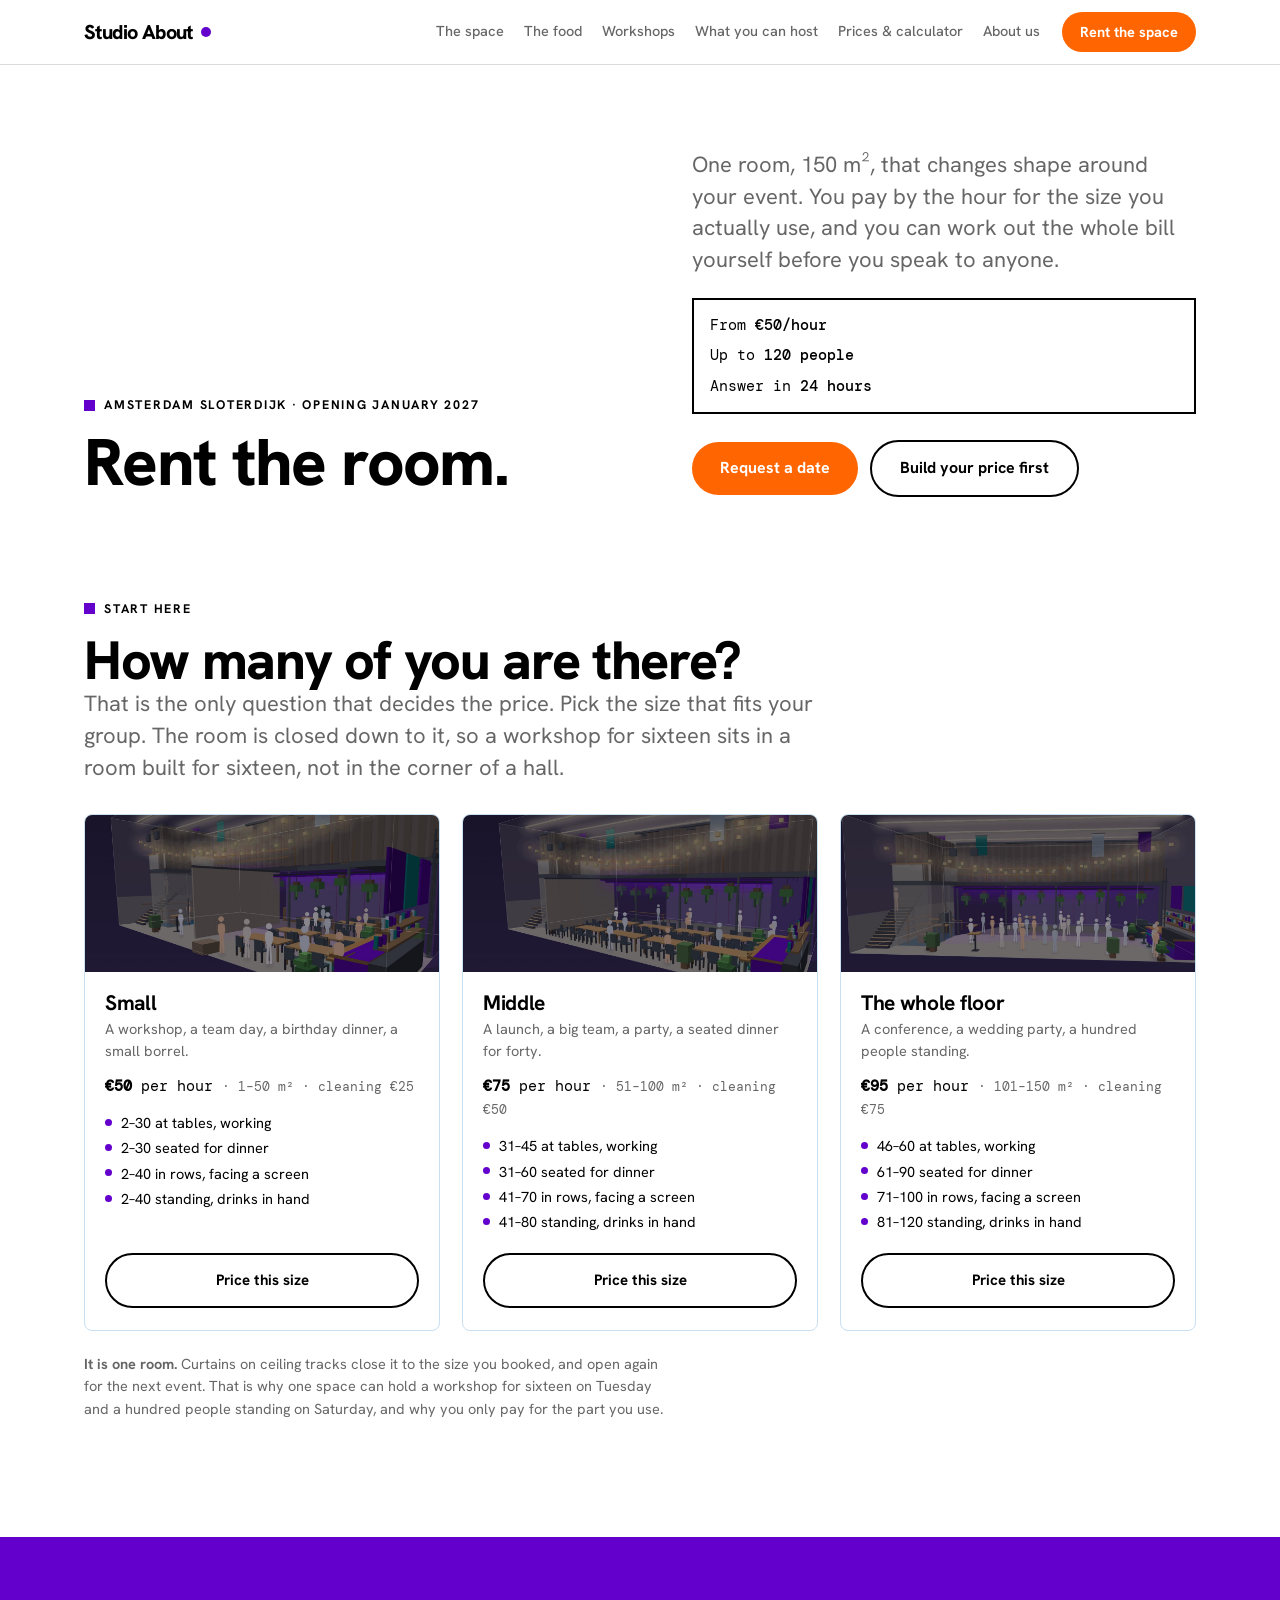
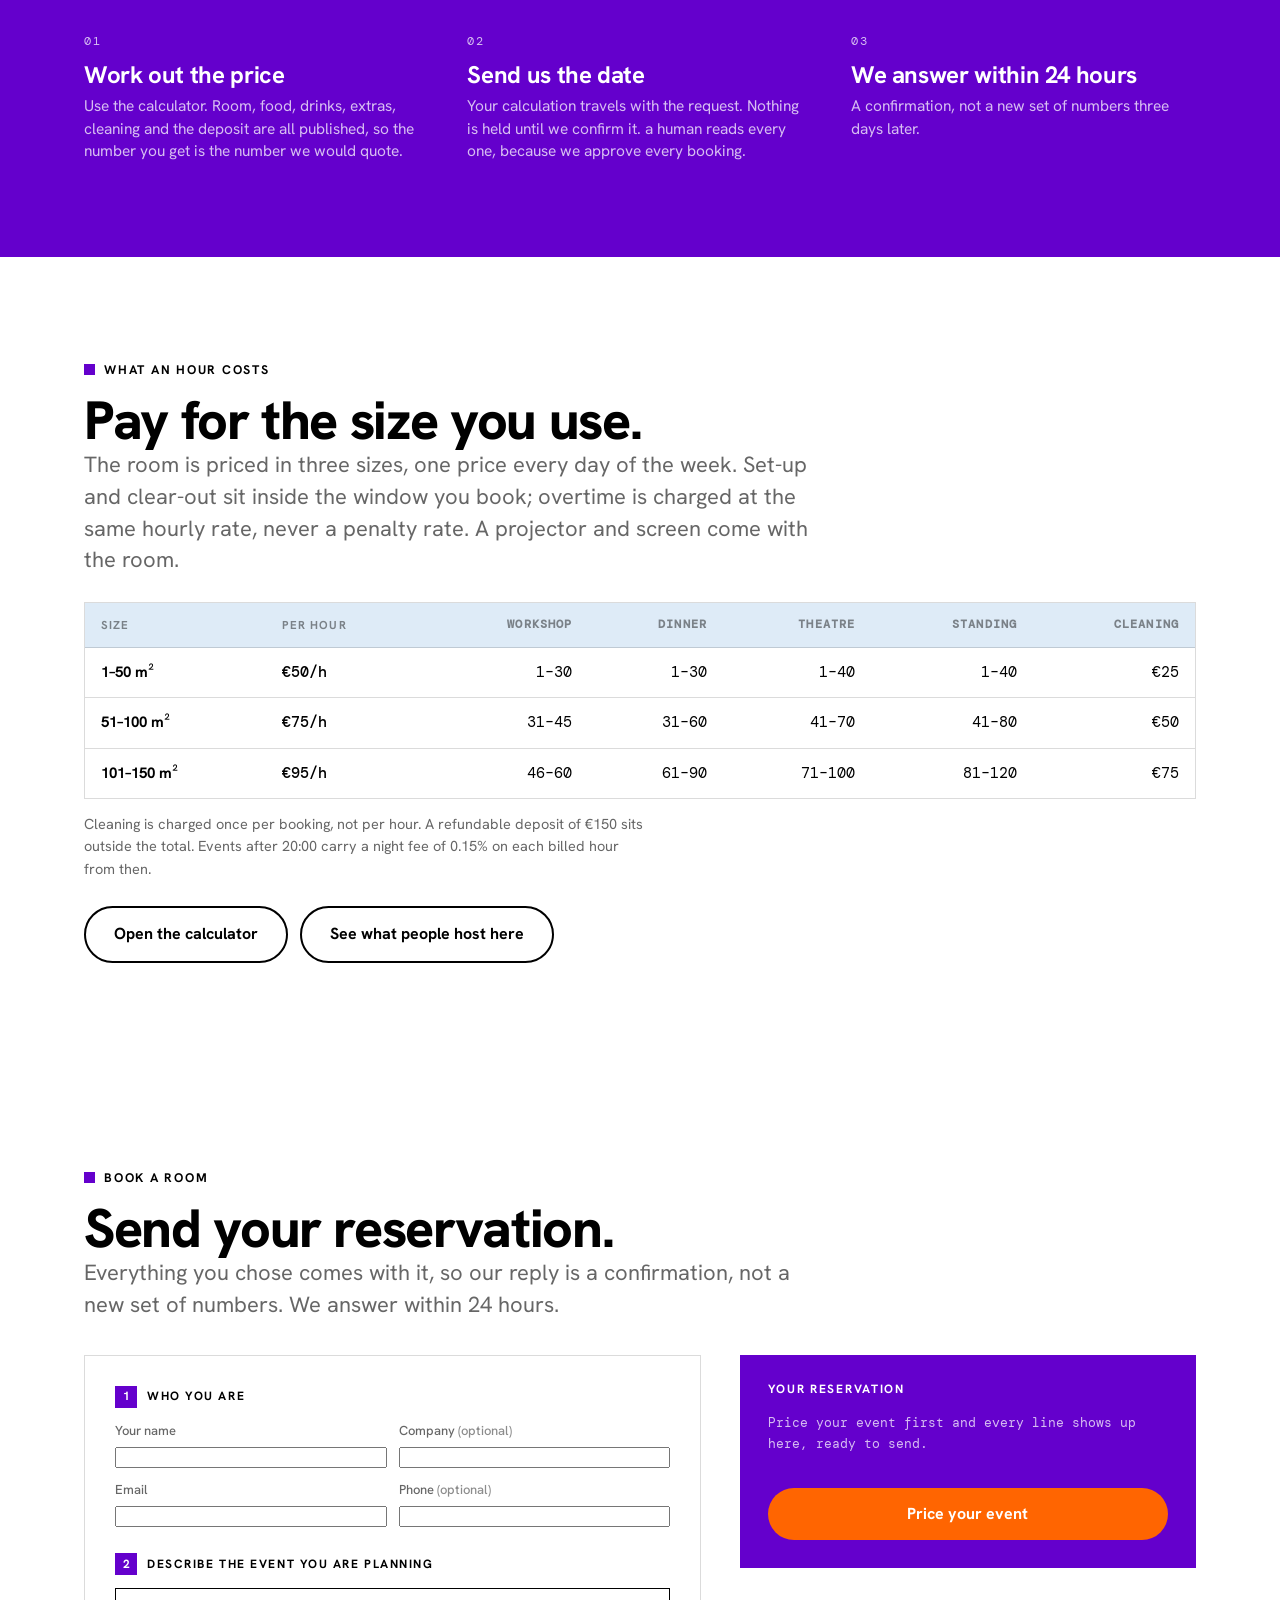
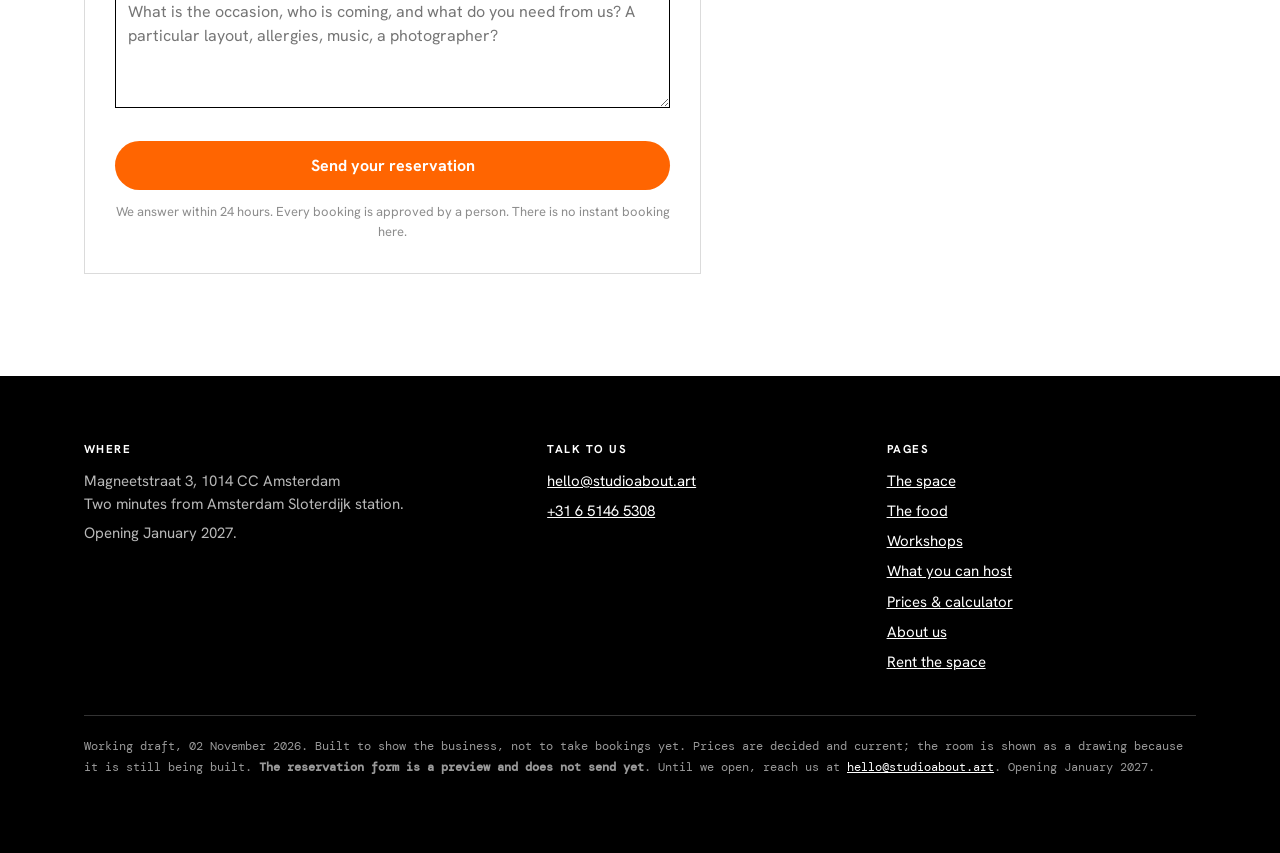
<file: rent.html>
<!doctype html>
<html lang="en"><head>
<meta charset="utf-8">
<meta name="viewport" content="width=device-width,initial-scale=1">
<meta name="robots" content="noindex,nofollow">
<title>Rent the room &middot; Studio About</title>
<meta name="description" content="Rent our 150 m² event space in Amsterdam Sloterdijk. From €50 an hour, every price published, an answer in 24 hours.">
<link rel="preconnect" href="https://fonts.googleapis.com">
<link rel="preconnect" href="https://fonts.gstatic.com" crossorigin>
<link href="https://fonts.googleapis.com/css2?family=Hanken+Grotesk:wght@300;400;500;600;700;800&family=DM+Mono:wght@400;500&display=swap" rel="stylesheet">
<link rel="stylesheet" href="assets/site.css">
</head><body>
<nav class="nav"><div class="nav-in">
  <a class="brand" href="index.html">Studio About</a>
  <div class="nav-links"><a href="index.html">The space</a><a href="food.html">The food</a><a href="workshops.html">Workshops</a><a href="use-cases.html">What you can host</a><a href="prices.html">Prices &amp; calculator</a><a href="about.html">About us</a></div>
  <a class="cta" href="rent.html">Rent the space</a>
  <!-- phones had no navigation at all: seven pages and no way to reach six of them.
       A <details> menu needs no JavaScript and closes on its own when a link is used. -->
  <details class="menu"><summary aria-label="Open the menu"><span></span></summary>
    <div class="menu-panel"><a href="index.html">The space</a><a href="food.html">The food</a><a href="workshops.html">Workshops</a><a href="use-cases.html">What you can host</a><a href="prices.html">Prices &amp; calculator</a><a href="about.html">About us</a></div></details>
</div></nav>

<header class="hero"><div class="wrap"><div class="hero-grid">
  <div>
    <p class="eyebrow">Amsterdam Sloterdijk · opening January 2027</p>
    <h1>Rent the room.</h1>
  </div>
  <div>
    <p class="lede">One room, 150 m², that changes shape around your event.
       You pay by the hour for the size you actually use, and you can work out the whole
       bill yourself before you speak to anyone.</p>
    <div class="priceline">
      <span>From <b>€50/hour</b></span>
      <span>Up to <b>120 people</b></span>
      <span>Answer in <b>24 hours</b></span>
    </div>
    <div class="btn-row">
      <a class="btn" href="#request">Request a date</a>
      <a class="btn ghost" href="prices.html#calc">Build your price first</a>
    </div>
  </div>
</div></div></header>

<section><div class="wrap">
  <p class="eyebrow">Start here</p>
  <h2>How many of you are there?</h2>
  <p class="lede">That is the only question that decides the price. Pick the size that fits
     your group. The room is closed down to it, so a workshop for sixteen sits in a room
     built for sixteen, not in the corner of a hall.</p>
  <style>
    .sizes{display:grid;gap:22px;grid-template-columns:repeat(3,1fr);margin-top:30px}
    .sizecard{border:1px solid var(--ice-dp);border-radius:8px;overflow:hidden;
      background:var(--paper);display:flex;flex-direction:column}
    .sizecard img{width:100%;display:block;background:var(--ice);
      aspect-ratio:1800/800;object-fit:cover}
    .sizecard-b{padding:20px 20px 22px;display:flex;flex-direction:column;flex:1}
    .sizecard-b h3{margin:0 0 4px;font-size:21px}
    .sizecard-l{margin:0 0 12px;font-size:14.5px;color:var(--ink-60)}
    .sizecard-p{margin:0 0 12px;font-family:var(--mono);font-size:15px}
    .sizecard-p span{color:var(--ink-60);font-size:13px}
    .sizecard-c{margin:0 0 18px;padding:0;list-style:none;font-size:14.5px;line-height:1.75}
    .sizecard-c li{padding-left:16px;position:relative}
    .sizecard-c li:before{content:"";position:absolute;left:0;top:.6em;width:7px;height:7px;
      border-radius:50%;background:var(--purple)}
    .sizecard .btn{margin-top:auto;text-align:center;font-size:15px}
    @media(max-width:900px){.sizes{grid-template-columns:1fr}}
  </style>
  <div class="sizes">
  <article class="sizecard">
    <img src="assets/room/room-small.jpg" alt="The room closed to its small size" loading="lazy">
    <div class="sizecard-b">
      <h3>Small</h3>
      <p class="sizecard-l">A workshop, a team day, a birthday dinner, a small borrel.</p>
      <p class="sizecard-p"><b>€50</b> per hour
         <span>· 1–50 m² · cleaning €25</span></p>
      <ul class="sizecard-c"><li>2–30 at tables, working</li><li>2–30 seated for dinner</li><li>2–40 in rows, facing a screen</li><li>2–40 standing, drinks in hand</li></ul>
      <a class="btn ghost" href="prices.html?setup=workshop&people=16#calc">Price this size</a>
    </div>
  </article>
  <article class="sizecard">
    <img src="assets/room/room-middle.jpg" alt="The room closed to its middle size" loading="lazy">
    <div class="sizecard-b">
      <h3>Middle</h3>
      <p class="sizecard-l">A launch, a big team, a party, a seated dinner for forty.</p>
      <p class="sizecard-p"><b>€75</b> per hour
         <span>· 51–100 m² · cleaning €50</span></p>
      <ul class="sizecard-c"><li>31–45 at tables, working</li><li>31–60 seated for dinner</li><li>41–70 in rows, facing a screen</li><li>41–80 standing, drinks in hand</li></ul>
      <a class="btn ghost" href="prices.html?setup=dinner&people=40#calc">Price this size</a>
    </div>
  </article>
  <article class="sizecard">
    <img src="assets/room/room-party.jpg" alt="The room closed to its the whole floor size" loading="lazy">
    <div class="sizecard-b">
      <h3>The whole floor</h3>
      <p class="sizecard-l">A conference, a wedding party, a hundred people standing.</p>
      <p class="sizecard-p"><b>€95</b> per hour
         <span>· 101–150 m² · cleaning €75</span></p>
      <ul class="sizecard-c"><li>46–60 at tables, working</li><li>61–90 seated for dinner</li><li>71–100 in rows, facing a screen</li><li>81–120 standing, drinks in hand</li></ul>
      <a class="btn ghost" href="prices.html?setup=standing&people=90#calc">Price this size</a>
    </div>
  </article></div>
  <p style="font-size:14.5px;color:var(--ink-60);margin-top:22px;max-width:74ch">
     <b>It is one room.</b> Curtains on ceiling tracks close it to the size you booked, and
     open again for the next event. That is why one space can hold a workshop for sixteen on
     Tuesday and a hundred people standing on Saturday, and why you only pay for the part
     you use.</p>
</div></section>

<section class="promise tight"><div class="wrap">
  <div class="promise-item"><span class="promise-num">01</span>
    <h3>Work out the price</h3>
    <p>Use the calculator. Room, food, drinks, extras, cleaning and the deposit are all
       published, so the number you get is the number we would quote.</p></div>
  <div class="promise-item"><span class="promise-num">02</span>
    <h3>Send us the date</h3>
    <p>Your calculation travels with the request. Nothing is held until we confirm it.
       a human reads every one, because we approve every booking.</p></div>
  <div class="promise-item"><span class="promise-num">03</span>
    <h3>We answer within 24 hours</h3>
    <p>A confirmation, not a new set of numbers three days later.</p></div>
</div></section>

<section><div class="wrap">
  <p class="eyebrow">What an hour costs</p>
  <h2>Pay for the size you use.</h2>
  <p class="lede">The room is priced in three sizes, one price every day of the week.
     Set-up and clear-out sit inside the window you book; overtime is charged at the same
     hourly rate, never a penalty rate. A projector and screen come with the room.</p>
  <div style="margin-top:26px"><div class="tablewrap"><table>
<thead><tr><th>Size</th><th>Per hour</th><th class="num">Workshop</th><th class="num">Dinner</th>
<th class="num">Theatre</th><th class="num">Standing</th><th class="num">Cleaning</th></tr></thead>
<tbody><tr><td><b>1–50 m²</b></td><td class='price'>€50/h</td><td class='num'>1–30</td><td class='num'>1–30</td><td class='num'>1–40</td><td class='num'>1–40</td><td class='num'>€25</td></tr><tr><td><b>51–100 m²</b></td><td class='price'>€75/h</td><td class='num'>31–45</td><td class='num'>31–60</td><td class='num'>41–70</td><td class='num'>41–80</td><td class='num'>€50</td></tr><tr><td><b>101–150 m²</b></td><td class='price'>€95/h</td><td class='num'>46–60</td><td class='num'>61–90</td><td class='num'>71–100</td><td class='num'>81–120</td><td class='num'>€75</td></tr></tbody></table></div>
<p class="swipe">swipe sideways →</p></div>
  <p style="font-size:14.5px;color:var(--ink-60);margin-top:14px;max-width:70ch">
     Cleaning is charged once per booking, not per hour. A refundable deposit of
     €150 sits outside the total. Events after 20:00
     carry a night fee of 0.15% on each billed hour from then.</p>
  <div class="btn-row">
    <a class="btn ghost" href="prices.html#calc">Open the calculator</a>
    <a class="btn ghost" href="use-cases.html">See what people host here</a>
  </div>
</div></section>


<section id="request"><div class="wrap">
  <p class="eyebrow">Book a room</p>
  <h2>Send your reservation.</h2>
  <p class="lede">Everything you chose comes with it, so our reply is a confirmation, not a new set of numbers. We answer within 24 hours.</p>

  <div class="calc-grid" style="margin-top:34px">
    <form class="panel" id="bookForm" novalidate>
      <fieldset class="fieldset">
        <div class="legend"><span class="stepnum">1</span> <b>Who you are</b></div>
        <div class="row">
          <div class="field"><label for="b_name">Your name</label>
            <input type="text" id="b_name" name="name" autocomplete="name" required></div>
          <div class="field"><label for="b_org">Company <span
            style="color:var(--ink-45)">(optional)</span></label>
            <input type="text" id="b_org" name="org" autocomplete="organization"></div>
        </div>
        <div class="row" style="margin-top:12px">
          <div class="field"><label for="b_email">Email</label>
            <input type="email" id="b_email" name="email" autocomplete="email" required></div>
          <div class="field"><label for="b_phone">Phone <span
            style="color:var(--ink-45)">(optional)</span></label>
            <input type="tel" id="b_phone" name="phone" autocomplete="tel"></div>
        </div>
      </fieldset>

      <fieldset class="fieldset">
        <div class="legend"><span class="stepnum">2</span> <b>Describe the event you are planning</b></div>
        <textarea id="b_note" name="note" rows="4" placeholder="What is the occasion, who is coming, and what do you need from us? A particular layout, allergies, music, a photographer?"></textarea>
      </fieldset>

      <button class="btn" type="submit" style="width:100%">Send your reservation</button>
      <p style="font-size:13px;color:var(--ink-45);margin:12px 0 0;text-align:center">
        We answer within 24 hours. Every booking is approved by a person. There is no
        instant booking here.</p>
    </form>

    <aside class="receipt" id="bookRecap"></aside>
  </div>
</div></section>


<footer><div class="wrap">
  <div class="foot-grid">
    <div>
      <h4>Where</h4>
      <p style="margin:0 0 6px">Magneetstraat 3, 1014 CC Amsterdam<br>Two minutes from Amsterdam Sloterdijk station.</p>
      <p style="margin:0">Opening January 2027.</p>
    </div>
    <div><h4>Talk to us</h4><ul>
      <li><a href="mailto:hello@studioabout.art">hello@studioabout.art</a></li>
      <li><a href="tel:+31651465308">+31 6 5146 5308</a></li>
    </ul></div>
    <div><h4>Pages</h4><ul>
      <li><a href="index.html">The space</a></li><li><a href="food.html">The food</a></li><li><a href="workshops.html">Workshops</a></li><li><a href="use-cases.html">What you can host</a></li><li><a href="prices.html">Prices &amp; calculator</a></li><li><a href="about.html">About us</a></li><li><a href="rent.html">Rent the space</a></li>
    </ul></div>
  </div>
  <p class="draft">Working draft, 02 November 2026.
     Built to show the business, not to take bookings yet. Prices are decided and current;
     the room is shown as a drawing because it is still being built. <b>The reservation form
     is a preview and does not send yet</b>. Until we open, reach us at
     <a href="mailto:hello@studioabout.art">hello@studioabout.art</a>. Opening January 2027.</p>
</div></footer>
<script>window.SA_DATA={"bands": [{"key": "B1", "label": "up to 50 m²", "m2_lo": 1, "m2_hi": 50, "price": 50.0, "cleaning": 25.0, "workshop": [1, 30], "dinner": [1, 30], "standing": [1, 40], "theatre": [1, 40]}, {"key": "B2", "label": "51–100 m²", "m2_lo": 51, "m2_hi": 100, "price": 75.0, "cleaning": 50.0, "workshop": [31, 45], "dinner": [31, 60], "standing": [41, 80], "theatre": [41, 70]}, {"key": "B3", "label": "101–150 m²", "m2_lo": 101, "m2_hi": 150, "price": 95.0, "cleaning": 75.0, "workshop": [46, 60], "dinner": [61, 90], "standing": [81, 120], "theatre": [71, 100]}], "food": [{"key": "lunch_simple", "label": "Simple Lunch — one main delicious dish", "group": "any", "pp": 20.0, "status": "DECIDED", "per_hour": false, "btw": 0.09}, {"key": "lunch_buffet_full", "label": "Buffet Lunch — main + dessert", "group": "12+", "pp": 24.5, "status": "DECIDED", "per_hour": false, "btw": 0.09}, {"key": "lunch_plated", "label": "Plated Lunch — main + dessert, served at table", "group": "≤16", "pp": 27.5, "status": "DECIDED", "per_hour": false, "btw": 0.09}, {"key": "dinner_2course", "label": "Plated Dinner — 2 courses, served", "group": "≤15", "pp": 30.0, "status": "DERIVED", "per_hour": false, "btw": 0.09}, {"key": "dinner_plated", "label": "Plated Dinner — 3 courses, served", "group": "≤15", "pp": 34.5, "status": "DECIDED", "per_hour": false, "btw": 0.09}, {"key": "dinner_buffet", "label": "Buffet Dinner — walk-in, chef-served, with dessert", "group": "16+", "pp": 29.5, "status": "DECIDED", "per_hour": false, "btw": 0.09}, {"key": "bites", "label": "Brazilian Bites — custom offer per event", "group": "any", "pp": 0.0, "status": "DECIDED range", "per_hour": false, "btw": 0.09}, {"key": "borrel_soft", "label": "Borrel — drinks + bites, pp per HOUR, no alcohol", "group": "any", "pp": 7.5, "status": "DECIDED", "per_hour": true, "btw": 0.09}, {"key": "borrel_alc", "label": "Borrel — drinks + bites, pp per HOUR, with alcohol", "group": "any", "pp": 10.0, "status": "DECIDED", "per_hour": true, "btw": 0.09}, {"key": "dessert_round", "label": "Sweet finish — a delicious dessert everyone will like", "group": "any", "pp": 4.5, "status": "DECIDED", "per_hour": false, "btw": 0.09}], "drinks": [{"key": "p1", "label": "Package 1 — coffee, tea, still + sparkling water", "pph": 1.75, "status": "DECIDED", "btw": 0.09}, {"key": "p2", "label": "Package 2 — + iced tea, sodas, juices", "pph": 2.5, "status": "DECIDED", "btw": 0.09}, {"key": "p3", "label": "Package 3 — + wine & beer", "pph": 6.0, "status": "DECIDED", "btw": 0.21}, {"key": "p4", "label": "Package 4 — + premium cocktails", "pph": 9.0, "status": "DECIDED", "btw": 0.21}], "addons": [{"key": "sound", "label": "Sound set — 2 speakers + wireless mic", "price": 45.0, "btw": 0.21}, {"key": "lights", "label": "Party light package (incl. black lights)", "price": 60.0, "btw": 0.21}, {"key": "djbooth", "label": "DJ booth table", "price": 40.0, "btw": 0.21}, {"key": "flipchart", "label": "Flipchart + markers", "price": 15.0, "btw": 0.21}], "max_people": 120, "floor_m2": 150, "night_pct": 0.15, "night_from": 20, "night_until": 4, "drinks_min_hours": 2, "borg": 150.0, "kurkgeld": 150.0, "hetsalon_room_discount": 0.3, "hetsalon_food_discount": 0.0, "bites_lo": 7.0, "bites_hi": 12.0, "bites_pieces": 6, "small_group_min": 15, "small_group_surcharge": 2.0, "projector_included": true, "btw": {"food": 0.09, "alcohol": 0.21, "service": 0.21}, "overtime_same_rate": true, "_model_billable_extra": 2};</script>
<script src="assets/calc.js"></script>
</body></html>
</file>
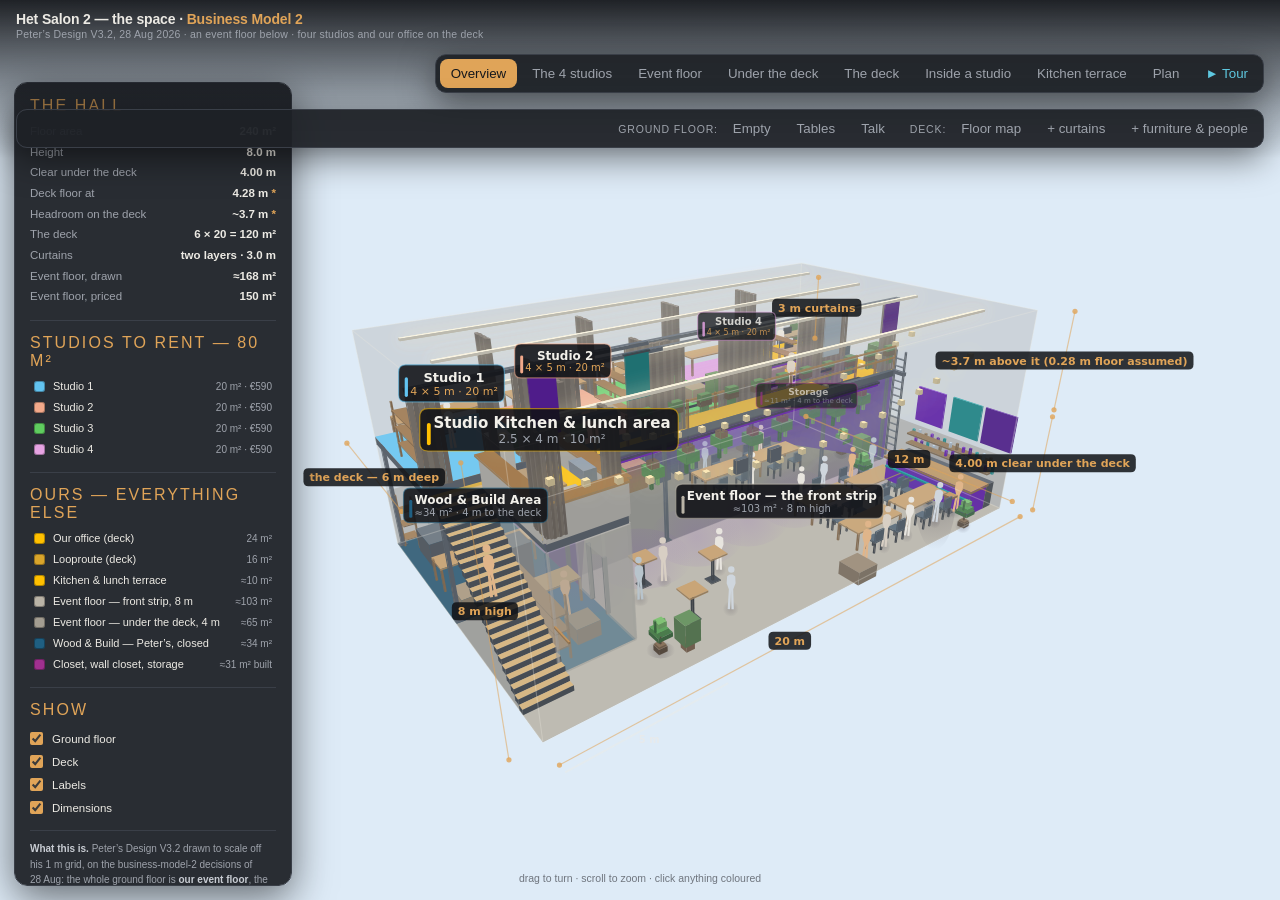
<file: space-3d.html>
<!DOCTYPE html>
<html lang="en">
<head>
<meta name="robots" content="noindex,nofollow">
<meta charset="UTF-8">
<meta name="viewport" content="width=device-width, initial-scale=1.0, user-scalable=no">
<title>Het Salon 2 — The Space · Business Model 2 (Design V3.2)</title>
<style>
  :root{
    --bg:#131519; --bg2:#1d2026; --panel:rgba(30,33,39,.94); --line:#3a3f48;
    --ink:#eceae4; --dim:#9ea3ac; --accent:#e0a458; --accent2:#5ec8e0;
  }
  *{margin:0;padding:0;box-sizing:border-box}
  html,body{height:100%;overflow:hidden;background:var(--bg);color:var(--ink);
    font-family:'Inter',ui-sans-serif,-apple-system,'Segoe UI',Roboto,Helvetica,Arial,sans-serif;
    -webkit-font-smoothing:antialiased}
  canvas{position:fixed;inset:0;touch-action:none;cursor:grab;display:block}
  canvas.drag{cursor:grabbing}

  /* ---------- top bar ---------- */
  .top{position:fixed;top:0;left:0;right:0;z-index:20;display:flex;align-items:center;gap:14px;flex-wrap:wrap;
    padding:11px 16px;background:linear-gradient(180deg,rgba(19,21,25,.94),rgba(19,21,25,0));
    pointer-events:none}
  .brand{pointer-events:auto}
  .brand .t{font-size:14px;font-weight:650;letter-spacing:-.01em}
  .brand .t em{font-style:normal;color:var(--accent)}
  .brand .s{font-size:10.5px;color:var(--dim);letter-spacing:.02em;margin-top:1px}
  .views{margin-left:auto;display:flex;gap:4px;flex-wrap:wrap;justify-content:flex-end;
    background:var(--panel);border:1px solid var(--line);border-radius:11px;padding:4px;
    box-shadow:0 10px 34px rgba(0,0,0,.5);pointer-events:auto}
  .views button{background:transparent;border:0;color:var(--dim);cursor:pointer;
    font:600 11.5px inherit;padding:7px 11px;border-radius:8px;white-space:nowrap;transition:.15s}
  .views button:hover{color:var(--ink);background:rgba(255,255,255,.06)}
  .views button.on{background:var(--accent);color:#16181c}
  .views button.tour{color:var(--accent2)}
  .views button.tour.on{background:var(--accent2);color:#16181c}
  .scenes{flex-basis:100%;justify-content:flex-end;margin-top:2px}
  .scenes .scl{font-size:10.5px;letter-spacing:.08em;text-transform:uppercase;color:var(--dim);
    align-self:center;margin-left:10px}

  /* ---------- left panel ---------- */
  .panel{position:fixed;bottom:14px;left:14px;width:278px;max-height:calc(100vh - 96px);
    overflow-y:auto;background:var(--panel);border:1px solid var(--line);border-radius:13px;
    padding:14px 15px 11px;z-index:15;box-shadow:0 12px 40px rgba(0,0,0,.55);
    backdrop-filter:blur(10px)}
  .panel::-webkit-scrollbar{width:6px}
  .panel::-webkit-scrollbar-thumb{background:#3f444d;border-radius:3px}
  .sect{font:700 9.5px inherit;letter-spacing:.13em;text-transform:uppercase;color:var(--accent);
    margin:0 0 8px}
  .sect.mt{margin-top:15px;padding-top:13px;border-top:1px solid var(--line)}

  .facts{display:grid;grid-template-columns:1fr auto;gap:4px 10px;font-size:11.5px;line-height:1.45}
  .facts .k{color:var(--dim)}
  .facts .v{text-align:right;font-variant-numeric:tabular-nums;font-weight:600}
  .facts .v i{font-style:normal;color:var(--accent)}

  .layer{display:flex;align-items:center;gap:9px;padding:5px 0;font-size:11.5px;cursor:pointer;
    user-select:none;color:var(--ink)}
  .layer input{accent-color:var(--accent);width:13px;height:13px;cursor:pointer;flex:none}

  .legend{display:flex;flex-direction:column;gap:5px}
  .lg{display:flex;align-items:center;gap:8px;font-size:11px;cursor:pointer;padding:2px 4px;
    border-radius:6px;transition:.12s}
  .lg:hover{background:rgba(255,255,255,.06)}
  .sw{width:11px;height:11px;border-radius:3px;flex:none;box-shadow:inset 0 0 0 1px rgba(0,0,0,.3)}
  .lg .m{margin-left:auto;color:var(--dim);font-size:10px;font-variant-numeric:tabular-nums;
    white-space:nowrap}

  .note{font-size:10px;color:var(--dim);line-height:1.55;margin-top:11px;padding-top:10px;
    border-top:1px solid var(--line)}
  .note b{color:#c9cdd4;font-weight:600}
  .note .warn{color:#e0a458}

  /* ---------- info card ---------- */
  .info{position:fixed;bottom:14px;right:14px;width:262px;background:var(--panel);
    border:1px solid var(--line);border-radius:13px;padding:14px 15px;z-index:15;
    box-shadow:0 12px 40px rgba(0,0,0,.55);backdrop-filter:blur(10px);display:none}
  .info.on{display:block}
  .info .hd{display:flex;align-items:center;gap:8px;margin-bottom:3px}
  .info .nm{font-size:14px;font-weight:650;letter-spacing:-.01em}
  .info .sz{font-size:11.5px;color:var(--accent);font-weight:600;margin-bottom:8px}
  .info .tx{font-size:11px;color:var(--dim);line-height:1.6}
  .info .tx b{color:#d7dbe2;font-weight:600}
  .info .x{position:absolute;top:10px;right:11px;color:var(--dim);cursor:pointer;font-size:15px;
    line-height:1;padding:2px 5px;border-radius:5px}
  .info .x:hover{background:rgba(255,255,255,.08);color:var(--ink)}

  .hint{position:fixed;bottom:16px;left:50%;transform:translateX(-50%);font-size:10.5px;
    color:#6f757e;z-index:12;pointer-events:none;white-space:nowrap}

  .toggle{position:fixed;bottom:14px;left:14px;z-index:16;background:var(--panel);color:var(--accent);
    border:1px solid var(--line);border-radius:9px;font:600 11.5px inherit;padding:9px 12px;
    display:none;cursor:pointer}

  @media(max-width:820px){
    .panel{display:none;bottom:58px;width:calc(100vw - 28px);max-height:58vh}
    .panel.open{display:block}
    .toggle{display:block}
    .info{bottom:58px;right:14px;width:calc(100vw - 28px);max-width:262px}
    .hint{display:none}
    .top{flex-direction:column;align-items:stretch;gap:8px}
    .views{margin-left:0;justify-content:flex-start}
    .views button{padding:6px 9px;font-size:10.5px}
  }
</style>
</head>
<body>
<canvas id="c"></canvas>

<div class="top">
  <div class="brand">
    <div class="t">Het Salon&nbsp;2 &mdash; the space &middot; <em>Business Model 2</em></div>
    <div class="s">Peter&rsquo;s Design V3.2, 28 Aug 2026 &middot; an event floor below &middot; four studios and our office on the deck</div>
  </div>
  <div class="views" id="views">
    <button data-v="overview" class="on">Overview</button>
    <button data-v="rent">The 4 studios</button>
    <button data-v="event">Event floor</button>
    <button data-v="under">Under the deck</button>
    <button data-v="deck">The deck</button>
    <button data-v="studio">Inside a studio</button>
    <button data-v="terrace">Kitchen terrace</button>
    <button data-v="plan">Plan</button>
    <button data-v="tour" class="tour" id="tourBtn">&#9658; Tour</button>
  </div>
  <div class="views scenes" id="scenes">
    <span class="scl">Ground floor:</span>
    <button data-s="empty">Empty</button>
    <button data-s="dinner">Tables</button>
    <button data-s="theater">Talk</button>
    <span class="scl">Deck:</span>
    <button data-m="bare">Floor map</button>
    <button data-m="walls">+ curtains</button>
    <button data-m="furn">+ furniture &amp; people</button>
  </div>
</div>

<button class="toggle" id="tg">&#9776;&nbsp; Info</button>

<div class="panel" id="panel">
  <div class="sect">The hall</div>
  <div class="facts">
    <div class="k">Floor area</div><div class="v">240 m&sup2;</div>
    <div class="k">Height</div><div class="v">8.0 m</div>
    <div class="k">Clear under the deck</div><div class="v">4.00 m</div>
    <div class="k">Deck floor at</div><div class="v">4.28 m <i>*</i></div>
    <div class="k">Headroom on the deck</div><div class="v">~3.7 m <i>*</i></div>
    <div class="k">The deck</div><div class="v">6 &times; 20 = 120 m&sup2;</div>
    <div class="k">Curtains</div><div class="v">two layers &middot; 3.0 m</div>
    <div class="k">Event floor, drawn</div><div class="v" id="fEvent">&nbsp;</div>
    <div class="k">Event floor, priced</div><div class="v">150 m&sup2;</div>
  </div>

  <div class="sect mt">Studios to rent &mdash; 80 m&sup2;</div>
  <div class="legend" id="legend"></div>

  <div class="sect mt">Ours &mdash; everything else</div>
  <div class="legend" id="legend2"></div>

  <div class="sect mt">Show</div>
  <label class="layer"><input type="checkbox" data-layer="ground" checked>Ground floor</label>
  <label class="layer"><input type="checkbox" data-layer="deck" checked>Deck</label>
  <label class="layer"><input type="checkbox" data-layer="labels" checked>Labels</label>
  <label class="layer"><input type="checkbox" data-layer="dims" checked>Dimensions</label>

  <div class="note">
    <b>What this is.</b> Peter&rsquo;s Design V3.2 drawn to scale off his 1&nbsp;m grid, on the
    business-model-2 decisions of 28&nbsp;Aug: the whole ground floor is <b>our event floor</b>,
    the deck carries <b>four 4&nbsp;&times;&nbsp;5&nbsp;m studios</b> behind 3&nbsp;m curtains plus our
    <b>4&nbsp;&times;&nbsp;6&nbsp;m office</b>, and the Wood&nbsp;&amp;&nbsp;Build Area is Peter&rsquo;s own.
    <b>Two layers of curtain:</b> each studio has its own, and a second run hangs just inside the rail
    along the whole open edge &mdash; walkway, office, kitchen &mdash; so that closed (tick <i>Event
    mode</i>), the upstairs disappears from an event and tenants come and go unseen; the rail and the
    plants stay on the event side. Nothing is shared and nothing is lockable &mdash; a curtain is a curtain.<br><br>
    <span class="warn">*</span> <b>Peter writes 4&nbsp;m below and 4&nbsp;m above,</b> which leaves nothing for
    the floor itself. Drawn here: 4.00&nbsp;m clear, a 0.28&nbsp;m steel floor <b>(assumed, not quoted)</b>,
    ~3.7&nbsp;m above. The deck is <b>steel because V3.2 shows a steel example</b>; nothing is chosen.<br><br>
    <b>The stair</b> is drawn at a legal pitch &mdash; 23 risers of 186&nbsp;mm, 4.84&nbsp;m of run &mdash;
    where Peter&rsquo;s drawing gives it ~3.5&nbsp;m; his example render has <b>two</b> stairs, his plan one.
    Divider-wall height, doors and every piece of furniture are illustrative, not in the brief.
    <b>No bar and no projection wall</b> appear in V3.2, so none are drawn.
  </div>
</div>

<div class="info" id="info">
  <div class="x" id="infoX">&times;</div>
  <div class="hd"><span class="sw" id="iSw"></span><span class="nm" id="iNm"></span></div>
  <div class="sz" id="iSz"></div>
  <div class="tx" id="iTx"></div>
</div>

<div class="hint">drag to turn &middot; scroll to zoom &middot; click anything coloured</div>

<script>
"use strict";
/* ===========================================================================
   HET SALON 2 — BUSINESS MODEL 2 — 3D of the space as Peter drew it in Design V3.2.
   Source: the-build/deck/About-Collab-V3.2-28aug2026.pdf, pp. 8–13
   (Peter → Helena, 28 Aug 2026 21:38), read against model2/overrides.py.
   Geometry read off Peter's 1 m grid (±0.2 m) and snapped where he snapped.
   This is a PARALLEL model: the BM1 3D (the-build/bm1/vide/the-space-3d.html) is
   untouched and the two are meant to be opened side by side.
   Renderer: same dependency-free engine as BM1 — face-level painter's algorithm +
   near-plane clipping + lambert/hemisphere light — extended with polygon prisms
   (the diagonal closets, the terrace) and free-direction rails.
   =========================================================================== */

const cv=document.getElementById('c'), ctx=cv.getContext('2d');
let W=0,H=0,DPR=1;
function resize(){DPR=Math.min(devicePixelRatio||1,2);W=innerWidth;H=innerHeight;
  cv.width=Math.round(W*DPR);cv.height=Math.round(H*DPR);
  cv.style.width=W+'px';cv.style.height=H+'px';ctx.setTransform(DPR,0,0,DPR,0,0);}
addEventListener('resize',resize);resize();

/* --------------------------------------------------------------------------
   1. DIMENSIONS  (metres; x = 0..20 left→right, z = 0..12 back wall→door wall)
   -------------------------------------------------------------------------- */
const RW=20, RD=12, RH=8.0;          // the hall. Height: Helena, 16 Aug 2026 — 8 m throughout.
const UNDER=4.00;                    // clear height under the deck — Peter V3.2 ("4 meters high
                                     // untill the second floor", written 5×); Helena 28 Aug:
                                     // "this idea needs four meters, so that's his height".
const STRUCT=0.28;                   // ASSUMED for the drawing only — the depth of a steel
                                     // entresol floor (beam + 38 mm panel). overrides.py carries
                                     // it as FILL IN; whatever it is comes off the headroom above.
const DECK_TOP=UNDER+STRUCT;         // 4.28 — the walking level on the deck
const ABOVE=RH-DECK_TOP;             // ~3.72 m of air over the deck
const CURTAIN_H=3.0;                 // Peter: "3 meters high, some space above"
const DECK_D=6;                      // Peter: "entresol floor 6 x 20 meter"
const OX=-RW/2, OZ=-RD/2;            // model centred on origin

/* the stair: one straight flight along the left wall, 1 m wide, climbing from the front
   (z high) to the deck's left end at z = 6. Peter draws ~3.5 m of run for a 4 m rise, which
   is steeper than the Bbl allows. Drawn legal instead: 23 risers × 186 mm, 22 goings × 220 mm. */
const RISERS=23, GOING=0.22, STAIR_RUN=(RISERS-1)*GOING;   // 4.84 m
const S_FOOT=DECK_D+STAIR_RUN;                             // z = 10.84 — 1.16 m from the door wall

/* Peter's one diagonal: it bounds the closet under the deck AND the Wood & Build Area's
   front part / the kitchen terrace above it — one straight line from (7.5, 0.7) to (2.3, 9.5). */
const DA=[7.5,0.7], DB=[2.3,9.5];
const xAt=z=>DA[0]+(DB[0]-DA[0])*(z-DA[1])/(DB[1]-DA[1]);
xAt.inv=x=>DA[1]+(DB[1]-DA[1])*(x-DA[0])/(DB[0]-DA[0]);
const XD6=+xAt(6).toFixed(3);        // 4.368 — where the diagonal crosses the deck edge
const WOOD_W=4.0;                    // Helena, 28 Aug (second review of the 3D): "the sawing area is a
                                     // metre wider… until the stairs, eight or nine metres" — was 3 m
const ZD4=+xAt.inv(WOOD_W).toFixed(2); // 6.62 — where the diagonal meets the wood area's straight wall

/* --------------------------------------------------------------------------
   2. LAYOUT  — plan polygons [[x,z],...]. Colours are Peter's own from pp. 10–13.
   -------------------------------------------------------------------------- */
const C={s1:'#62C3F0', s2:'#F2A98A', s3:'#5FCC5F', s4:'#E6A3E3', ours:'#FFC000',
         walk:'#D9A52B', wood:'#1F5F82', closet:'#A0308F', wallcl:'#E07BCF',
         floorA:'#B9B3A6', floorB:'#A39D91', divider:'#8E3A80'};

const R=(x0,z0,x1,z1)=>[[x0,z0],[x1,z0],[x1,z1],[x0,z1]];

// tag: rent = a tenant studio · ours = About Collab / Studio About · walk = the route
const GROUND=[
  {id:'front', pts:[[WOOD_W,ZD4],[XD6,6],[20,6],[20,12],[0,12],[0,S_FOOT],[1.5,S_FOOT],[1.5,10],[WOOD_W,10]],
   c:C.floorA, tag:'ours', name:'Event floor &mdash; the front strip', h:8,
   tx:'The double-height half of the event floor: wall to wall under the full 8 m, and both doors from Het Salon open onto it. It is cut into smaller rooms with rolling walls and curtains from the storage closets &mdash; V3.2 draws two 3.4 m walls (not rendered here, by choice). The <b>screen hangs on this wall</b>, above the doors. <b>Priced as part of a 150 m&sup2; floor</b>; what the drawing gives beyond that is ours to use, not floor we sell.'},
  {id:'bay', pts:[[+xAt(0.8).toFixed(3),0.8],[16.9,0.8],[20,6],[XD6,6]],
   c:C.floorB, tag:'ours', name:'Event floor &mdash; under the deck', h:4,
   tx:'The other half of the event floor, with a <b>4 m ceiling</b>: between the closet and the storage, the wall closet along the back. The natural room for a small booking &mdash; close it with one rolling wall and it is the &ldquo;up to 50 m&sup2;&rdquo; band, more or less. No daylight anywhere in this hall; the garden next door is the daylight.'},
  {id:'wood', pts:R(0,0,WOOD_W,6), c:C.wood, tag:'ours', name:'Wood &amp; Build Area', h:4,
   tx:'<b>Peter&rsquo;s own machine room</b> &mdash; in business model 2 the woodwork is not an offer and nothing here is shared. <b>4 m wide with a straight wall, 10 m from the back wall to the stair</b>; the front part beside the 1.5 m stair is the <b>2.5 m entrance</b> (Peter, 29 Aug). Walls 4 m high up to the deck; the 2.5 &times; 4 m kitchen terrace sits on its roof and the stair runs along its side, so the whole left end reads as one block. The door is not in the brief &mdash; drawn on the event-floor side.'},
  {id:'wood2', pts:R(1.5,6,WOOD_W,10), c:C.wood, tag:'ours', name:'', tx:''},
  {id:'closet', pts:[[WOOD_W,0],[7.5,0],[7.5,0.7],[WOOD_W,ZD4]], c:C.closet, tag:'ours',
   name:'Closet', h:4,
   tx:'A built volume, <b>4 m high up to the deck</b> &mdash; not floor, and <b>the same size as the storage opposite</b> (Helena, second review). Its diagonal face is the long wall of the under-deck bay; its tip pokes 0.6 m past the deck line, as on Peter&rsquo;s p. 10. In BM1 this corner held the projection wall; V3.2 says nothing about projection, so nothing is drawn.'},
  {id:'wallcl', pts:R(7.5,0,16.9,0.8), c:C.wallcl, tag:'ours', name:'Wall closet', h:4,
   tx:'Along the back wall, 0.8 m deep and 4 m high to the deck &mdash; the workshop&rsquo;s storage. Peter counted it inside the event floor; this drawing does not.'},
  {id:'storage', pts:[[16.9,0],[20,0],[20,6],[16.9,0.8]], c:C.closet, tag:'ours', name:'Storage', h:4,
   tx:'The right-hand triangle, 4 m high to the deck. With the closet and the wall closet it is why the open floor is ~170 m&sup2; and not 240.'}
];

const DECKZ=[
  {id:'s1', pts:R(0,0,4,5),   c:C.s1, tag:'rent', name:'Studio 1', size:'4 &times; 5 m &middot; 20 m&sup2;',
   tx:'First on the deck, at the head of the stair and next to the kitchen terrace. Curtain on the front and the right; the left and the back are the hall&rsquo;s own walls. <b>Nothing is lockable.</b> Below you is the event floor &mdash; working opposite hours is the point of this deck.'},
  {id:'s2', pts:R(4,0,8,5),   c:C.s2, tag:'rent', name:'Studio 2', size:'4 &times; 5 m &middot; 20 m&sup2;',
   tx:'Second along the walkway. Curtains front, left and right, 3 m high with the air open above them &mdash; you hear your neighbours, and the floor below when something is on.'},
  {id:'s3', pts:R(8,0,12,5),  c:C.s3, tag:'rent', name:'Studio 3', size:'4 &times; 5 m &middot; 20 m&sup2;',
   tx:'Third along the walkway, above the middle of the under-deck bay. Same 20 m&sup2;, same curtains, same ~3.7 m of air overhead.'},
  {id:'s4', pts:R(12,0,16,5), c:C.s4, tag:'rent', name:'Studio 4', size:'4 &times; 5 m &middot; 20 m&sup2;',
   tx:'Last of the four, beside our office &mdash; the walkway ends here. The quietest end of the deck: nobody passes it.'},
  {id:'office', pts:R(16,0,20,6), c:C.ours, tag:'ours', name:'About Collab &amp; Studio About',
   lbl:'Our office', size:'4 &times; 6 m &middot; 24 m&sup2;',
   tx:'Our own office, the full 6 m depth at the end of the deck. No corridor passes it (the walkway stops at Studio 4), so it is the biggest and the most private room upstairs. Room for four desks. Curtain towards Studio 4; its front is the outer run inside the rail.'},
  {id:'walk', pts:R(0,5,16,6), c:C.walk, tag:'walk', name:'Looproute', size:'1 &times; 16 m &middot; 16 m&sup2;',
   tx:'The walkway in front of Studios 1&ndash;4, from the stair head to the office door. <b>&ldquo;Rails of wood for safety, with plants hanging in front&rdquo;</b> &mdash; Peter, V3.2. <b>Curtain on both sides:</b> the studios&rsquo; own on one side, the outer run just inside the rail on the other &mdash; closed, it is a corridor nobody on the event floor can see into.'},
  {id:'terrace', pts:R(1.5,6,WOOD_W,10), c:C.ours, tag:'ours',
   name:'Studio Kitchen &amp; lunch area', size:'2.5 &times; 4 m &middot; 10 m&sup2;',
   tx:'New in V3.2: drawn here on the <b>roof of the Wood &amp; Build Area</b>, level with the deck &mdash; Peter labels that roof &ldquo;4 meters high, same as second floor&rdquo; and runs the safety rail along it; his L-shaped bar on the two open edges is read as the counter. <b>A kitchen needs water and a drain, and nothing about water is known yet</b> (before-we-sign, group D). &#9888; <b>A second reading exists</b> &mdash; the kitchen at the <i>foot</i> of the stair, on the ground. One sentence from Peter settles it.'}
];

const DIVIDERS=[ [11.3,5.0,14.7,5.0], [9.2,8.0,12.6,8.0] ];   // Peter, p. 10 — two "divider walls on weels", ~3.4 m each
const DIVIDER_H=2.4;                                            // not in the brief — drawn 2.4 m

// steel columns — an indicative supplier's grid (Multi Profiel example, p. 12), NOT a quoted
// structure. Two rows: against the back wall and on the deck's front edge, every 4 m — which
// puts a column on every curtain line.
const COLS=[];
[0.15,4,8,12,16,19.85].forEach(x=>[0.15,5.85].forEach(z=>COLS.push([x,z])));

// the two doors into Het Salon, on the front wall (Peter p. 8; same as the survey drawing)
const DOORS=[[1.2,2.9],[12.0,13.7]];

/* --------------------------------------------------------------------------
   3. MATERIALS
   -------------------------------------------------------------------------- */
const M={
  concrete:'#918f89', panel:'#ebe8e1', panelSide:'#d9d5cd', ceiling:'#efece5',
  timber:'#c08a4c', timberDk:'#9d6f3c',
  deckTop:'#d6b177', steel:'#5f6873', steelDk:'#4a525c',
  glass:'rgba(200,230,240,.25)',
  bench:'#9c7448', benchTop:'#c69a63', mach:'#4e565f', machAcc:'#d8663f',
  /* the zone walls are a big SURFACE, so they carry a muted purple; pure Purple Rain
     #6400cc is kept for the accents that should shout — the bar, the canvases, the
     grow light. A whole wall of the brand colour reads as neon, not as brand. */
  fabric:'#4a5a68', plant:'#5d8a52', plantDk:'#3f6b3a', planter:'#6e5a45', box:'#a89478', dark:'#33383f',
  light:'#fff7e0', closetWall:'#5c3f96', wallclWall:'#8a72c0', woodWall:'#d7d3ca',
  kitchen:'#e9e4d8', kitchenTop:'#b9b4aa', divider:'#4d00a0'
};

/* --------------------------------------------------------------------------
   4. GEOMETRY BUILDER  — everything becomes a list of shaded polygons
   -------------------------------------------------------------------------- */
const faces=[];           // {p:[v..], n:[x,y,z], c:'#rgb', layer, two, pick, alpha, bias}
const people=[];          // {x,z,y,h,c}
const labels=[];          // {x,y,z,t,s,c,tag,deckOnly,underDeck}
const dims=[];            // {a:[x,y,z], b:[x,y,z], t}
/* EVENT-SITE ONLY — contact shadows. Helena, 1 Sep: the frontal render "doesn't inspire".
   The largest single reason is that NOTHING TOUCHES THE FLOOR: flat shading with no shadow
   makes every object look pasted on. A soft ellipse under each thing is the cheapest fix in
   any renderer and it is most of the difference between a diagram and a picture. */
const shadows=[];          // {x,z,rx,rz,a} on the ground plane, world metres
function groundShadow(x,z,rx,rz,a,col){
  shadows.push({x:x,z:z,rx:rx,rz:rz,a:a==null?0.20:a,col:col||'38,32,50'});}
/* the same primitive with a colour = a pool of light on the floor. ⚠️ It CANNOT be done as
   a plate(): plate colours go through shadeHex(), which returns NaN for an rgba() string and
   paints it black (tried 1 Sep). Canvas-space is the right place for light. */
function groundGlow(x,z,rx,rz,a){groundShadow(x,z,rx,rz,a,'122,60,196');}

const LIGHT=norm([-0.42,0.83,0.36]);
/* Aerial perspective. Without it every face is equally crisp at every distance and the
   render reads as an elevation drawing — flat. Far geometry fades toward the backdrop. */
const HAZE_NEAR=9, HAZE_FAR=34, HAZE_MAX=0.26;
function hazed(hex,depth){
  if(depth<=HAZE_NEAR) return hex;
  const t=Math.min(1,(depth-HAZE_NEAR)/(HAZE_FAR-HAZE_NEAR));
  return mix(hex, EVENING?'#3a3350':'#deebf7', t*HAZE_MAX);
}
function norm(v){const l=Math.hypot(v[0],v[1],v[2])||1;return[v[0]/l,v[1]/l,v[2]/l];}
function sub(a,b){return[a[0]-b[0],a[1]-b[1],a[2]-b[2]];}
function cross(a,b){return[a[1]*b[2]-a[2]*b[1],a[2]*b[0]-a[0]*b[2],a[0]*b[1]-a[1]*b[0]];}
function dot(a,b){return a[0]*b[0]+a[1]*b[1]+a[2]*b[2];}

function addFace(pts,n,c,layer,opt){
  opt=opt||{};
  /* bias = forced draw order, added to depth before sorting. The concrete floor and the
     hall walls are single quads far bigger than anything else, so centroid depth alone
     paints them OVER the zone colours near the edges. They get pushed to the back. */
  faces.push({p:pts,n:n,c:c,layer:layer,two:!!opt.two,pick:opt.pick||null,
              alpha:opt.alpha||1,tag:opt.tag||null,glow:!!opt.glow,glowC:opt.glowC||null,bias:opt.bias||0});
}

/* axis-aligned box, outward normals. x,z in plan metres; y in metres */
function box(x0,y0,z0,x1,y1,z1,c,layer,opt){
  opt=opt||{};
  const X0=x0+OX,X1=x1+OX,Z0=z0+OZ,Z1=z1+OZ;
  const top=opt.top||c, side=opt.side||c;
  const V=(x,y,z)=>[x,y,z];
  addFace([V(X0,y1,Z0),V(X1,y1,Z0),V(X1,y1,Z1),V(X0,y1,Z1)],[0,1,0],top,layer,opt);   // top
  addFace([V(X0,y0,Z1),V(X1,y0,Z1),V(X1,y0,Z0),V(X0,y0,Z0)],[0,-1,0],shadeHex(side,.72),layer,opt); // bottom
  addFace([V(X0,y0,Z0),V(X1,y0,Z0),V(X1,y1,Z0),V(X0,y1,Z0)],[0,0,-1],side,layer,opt); // north
  addFace([V(X1,y0,Z1),V(X0,y0,Z1),V(X0,y1,Z1),V(X1,y1,Z1)],[0,0,1],side,layer,opt);  // south
  addFace([V(X0,y0,Z1),V(X0,y0,Z0),V(X0,y1,Z0),V(X0,y1,Z1)],[-1,0,0],side,layer,opt); // west
  addFace([V(X1,y0,Z0),V(X1,y0,Z1),V(X1,y1,Z1),V(X1,y1,Z0)],[1,0,0],side,layer,opt);  // east
}

/* a vertical slab between two arbitrary plan points — walls and rails on the diagonal */
function slab(ax,az,bx,bz,y0,y1,t,color,layer,opt){
  opt=opt||{};
  const dx=bx-ax, dz=bz-az, L=Math.hypot(dx,dz);
  const ux=dx/L, uz=dz/L, nx=-uz*t/2, nz=ux*t/2;
  const P=(px,pz,y)=>[px+OX,y,pz+OZ];
  const A=[ax+nx,az+nz],B=[bx+nx,bz+nz],Cc=[bx-nx,bz-nz],D=[ax-nx,az-nz];
  const nIn=[-uz,0,ux], nOut=[uz,0,-ux];
  addFace([P(A[0],A[1],y0),P(B[0],B[1],y0),P(B[0],B[1],y1),P(A[0],A[1],y1)],nIn,color,layer,opt);
  addFace([P(Cc[0],Cc[1],y0),P(D[0],D[1],y0),P(D[0],D[1],y1),P(Cc[0],Cc[1],y1)],nOut,opt.back||color,layer,opt);
  addFace([P(A[0],A[1],y1),P(B[0],B[1],y1),P(Cc[0],Cc[1],y1),P(D[0],D[1],y1)],[0,1,0],opt.top||color,layer,opt);
  addFace([P(D[0],D[1],y0),P(A[0],A[1],y0),P(A[0],A[1],y1),P(D[0],D[1],y1)],[-ux,0,-uz],opt.back||color,layer,opt);
  addFace([P(B[0],B[1],y0),P(Cc[0],Cc[1],y0),P(Cc[0],Cc[1],y1),P(B[0],B[1],y1)],[ux,0,uz],opt.back||color,layer,opt);
}

/* a prism on any convex plan polygon — the diagonal closets, the storage triangle, the terrace */
function prism(pts,y0,y1,c,layer,opt){
  opt=opt||{};
  const n=pts.length; let A=0,cx=0,cz=0;
  for(let i=0;i<n;i++){const a=pts[i],b=pts[(i+1)%n];const w=a[0]*b[1]-b[0]*a[1];A+=w;cx+=(a[0]+b[0])*w;cz+=(a[1]+b[1])*w;}
  A/=2; cx/=(6*A); cz/=(6*A);
  const P=(x,z,y)=>[x+OX,y,z+OZ];
  addFace(pts.map(p=>P(p[0],p[1],y1)),[0,1,0],opt.top||c,layer,opt);
  addFace(pts.slice().reverse().map(p=>P(p[0],p[1],y0)),[0,-1,0],shadeHex(opt.side||c,.72),layer,opt);
  for(let i=0;i<n;i++){
    const a=pts[i],b=pts[(i+1)%n];
    const dx=b[0]-a[0],dz=b[1]-a[1],L=Math.hypot(dx,dz)||1;
    let nx=dz/L,nz=-dx/L;
    if(nx*((a[0]+b[0])/2-cx)+nz*((a[1]+b[1])/2-cz)<0){nx=-nx;nz=-nz;}
    addFace([P(a[0],a[1],y0),P(b[0],b[1],y0),P(b[0],b[1],y1),P(a[0],a[1],y1)],[nx,0,nz],opt.side||c,layer,opt);
  }
}

/* horizontal polygon at height y, used for floor tints (double sided, pickable) */
function polyPlate(pts,y,c,layer,opt){
  opt=Object.assign({two:true},opt||{});
  addFace(pts.map(p=>[p[0]+OX,y,p[1]+OZ]),[0,1,0],c,layer,opt);
}
function plate(x0,z0,x1,z1,y,c,layer,opt){polyPlate(R(x0,z0,x1,z1),y,c,layer,opt);}

function area(pts){let A=0;for(let i=0;i<pts.length;i++){const a=pts[i],b=pts[(i+1)%pts.length];A+=a[0]*b[1]-b[0]*a[1];}return Math.abs(A)/2;}
function centroid(pts){let A=0,cx=0,cz=0;for(let i=0;i<pts.length;i++){const a=pts[i],b=pts[(i+1)%pts.length];const w=a[0]*b[1]-b[0]*a[1];A+=w;cx+=(a[0]+b[0])*w;cz+=(a[1]+b[1])*w;}A/=2;return[cx/(6*A),cz/(6*A)];}

function shadeHex(hex,f){
  const n=parseInt(hex.slice(1),16);
  const r=Math.min(255,((n>>16)&255)*f|0), g=Math.min(255,((n>>8)&255)*f|0), b=Math.min(255,(n&255)*f|0);
  return '#'+((1<<24)+(r<<16)+(g<<8)+b).toString(16).slice(1);
}

/* ---------- 4a. the shell: inward-facing box, so near walls self-hide ---------- */
(function shell(){
  const X0=OX,X1=RW+OX,Z0=OZ,Z1=RD+OZ;
  addFace([[X0,0,Z0],[X1,0,Z0],[X1,0,Z1],[X0,0,Z1]],[0,1,0],M.concrete,'shellfloor',{two:true,bias:1000});
  const A={alpha:0.40,bias:900};
  addFace([[X0,0,Z0],[X1,0,Z0],[X1,RH,Z0],[X0,RH,Z0]],[0,0,1],M.panel,'shell',A);
  addFace([[X1,0,Z1],[X0,0,Z1],[X0,RH,Z1],[X1,RH,Z1]],[0,0,-1],M.panel,'shell',A);
  addFace([[X0,0,Z1],[X0,0,Z0],[X0,RH,Z0],[X0,RH,Z1]],[1,0,0],M.panelSide,'shell',A);
  addFace([[X1,0,Z0],[X1,0,Z1],[X1,RH,Z1],[X1,RH,Z0]],[-1,0,0],M.panelSide,'shell',A);
  addFace([[X0,RH,Z1],[X1,RH,Z1],[X1,RH,Z0],[X0,RH,Z0]],[0,-1,0],M.ceiling,'shell',{alpha:0.22,bias:900});

  // a solid dado to 2.2 m — enough wall to feel enclosed, low enough to see over
  const D={alpha:0.80,bias:880};
  addFace([[X0,0,Z0+0.02],[X1,0,Z0+0.02],[X1,2.2,Z0+0.02],[X0,2.2,Z0+0.02]],[0,0,1],M.panel,'shell',D);
  addFace([[X1,0,Z1-0.02],[X0,0,Z1-0.02],[X0,2.2,Z1-0.02],[X1,2.2,Z1-0.02]],[0,0,-1],M.panel,'shell',D);
  addFace([[X0+0.02,0,Z1],[X0+0.02,0,Z0],[X0+0.02,2.2,Z0],[X0+0.02,2.2,Z1]],[1,0,0],M.panelSide,'shell',D);
  addFace([[X1-0.02,0,Z0],[X1-0.02,0,Z1],[X1-0.02,2.2,Z1],[X1-0.02,2.2,Z0]],[-1,0,0],M.panelSide,'shell',D);
  for(let x=1.2;x<RW;x+=1.2){                       // panel joints — the real sandwich panelling
    addFace([[x+OX-0.02,0,Z0+0.04],[x+OX+0.02,0,Z0+0.04],[x+OX+0.02,2.2,Z0+0.04],[x+OX-0.02,2.2,Z0+0.04]],
            [0,0,1],M.panelSide,'shell',{alpha:0.8,bias:870});
  }
  DOORS.forEach(d=>{                                 // the two doors into Het Salon
    addFace([[d[1]+OX,0,Z1-0.01],[d[0]+OX,0,Z1-0.01],[d[0]+OX,2.4,Z1-0.01],[d[1]+OX,2.4,Z1-0.01]],
            [0,0,-1],'#6d6a64','shell');
  });
  // the two wall ventilators (settled 15 Aug: in + out, through the wall to Het Salon) — a
  // building decision, so it carries over unchanged
  [6.4,7.6].forEach(x=>box(x-0.2,5.6,RD-0.16,x+0.2,6.0,RD-0.02,M.steel,'shell'));
  // ceiling strip lights
  for(let z=1.5;z<RD;z+=3) box(1.0,RH-0.18,z-0.07,RW-1.0,RH-0.10,z+0.07,M.light,'shell',{glow:true});
})();

/* ---------- 4b. ground-floor tints ---------- */
GROUND.forEach(g=>{
  /* the wood-room floor tint lives on its own layer 'woodzone' (round 9), so the wood-room
     mini can colour ONLY the zagerij floor while the other ground tints stay off */
  polyPlate(g.pts,0.012,g.c,(g.id==='wood'||g.id==='wood2')?'woodzone':'zones',
            {pick:{lvl:'ground',z:g},tag:g.tag,bias:800});
});
/* the deck's shadow on the ground — reads as mass, and shows what sits under it */
plate(0,0,RW,DECK_D,0.024,'#15171b','deck',{alpha:0.30,bias:700});

/* ---------- 4c. the built volumes under the deck — closets 4 m high ---------- */
(function builtVolumes(){
  const cl=GROUND.find(g=>g.id==='closet'), st=GROUND.find(g=>g.id==='storage'), wc=GROUND.find(g=>g.id==='wallcl');
  prism(cl.pts,0,UNDER-0.02,M.closetWall,'zones',{top:C.closet,pick:{lvl:'ground',z:cl},tag:'ours'});
  prism(st.pts,0,UNDER-0.02,M.closetWall,'zones',{top:C.closet,pick:{lvl:'ground',z:st},tag:'ours'});
  prism(wc.pts,0,UNDER-0.02,M.wallclWall,'zones',{top:C.wallcl,pick:{lvl:'ground',z:wc},tag:'ours'});
  // closet door lines on the wall closet's face (0.9 m bays)
  for(let x=8.2;x<16.9;x+=1.1) box(x-0.02,0.1,0.80,x+0.02,UNDER-0.4,0.83,'#a04f92','zones');
})();

/* ---------- 4d. the Wood & Build Area — Peter's own, walls 4 m to the deck ----------
   Under the deck it is x 0–3 and its east wall IS the closet's west face. In front of the
   deck it widens to the diagonal, with the stair enclosed along its left side (x 0–1) and the
   kitchen terrace on its roof. Drawn translucent so the machines inside stay readable —
   it is a solid wall in reality, not glazing. */
(function woodArea(){
  /* layer 'walls': on everywhere except the plan view, where a 4 m translucent wall seen
     from almost straight above smears into a ghost over Peter's coloured areas.
     The east wall is straight at x = 4 (Helena, second review): under the deck it IS the
     closet's west face, so only the part in front of the deck line is drawn here. */
  /* stair 1.5 m wide, entrance strip 2.5 m, kitchen roof 2.5 × 4 m — Peter, 29 Aug */
  const WC=M.woodWall, WA={alpha:0.55,top:'#c4c0b7'}, WH=UNDER, LW='walls';
  slab(1.5,6, 1.5,10, 0,WH, 0.12, WC,LW,WA);                 // west wall, beside the 1.5 m stair
  slab(1.5,10, WOOD_W,10, 0,WH, 0.12, WC,LW,WA);             // front wall
  slab(WOOD_W,ZD4, WOOD_W,7.4, 0,WH, 0.12, WC,LW,WA);        // east wall, north of the door
  slab(WOOD_W,8.4, WOOD_W,10, 0,WH, 0.12, WC,LW,WA);         // east wall, south of the door
  slab(WOOD_W,7.4, WOOD_W,8.4, 2.1,WH, 0.12, WC,LW,WA);      // panel over the door
  slab(WOOD_W,7.36, WOOD_W,7.44, 0,2.1, 0.14, M.steel,LW);   // door reveals
  slab(WOOD_W,8.36, WOOD_W,8.44, 0,2.1, 0.14, M.steel,LW);
})();

/* ---------- 4e. steel structure + the deck slab ---------- */
COLS.forEach(p=>{
  box(p[0]-0.06,0,p[1]-0.06,p[0]+0.06,UNDER,p[1]+0.06,M.steel,'deck',{top:M.steelDk});
  box(p[0]-0.14,0,p[1]-0.14,p[0]+0.14,0.015,p[1]+0.14,M.steelDk,'deck');
});
/* the floor: one slab per deck zone, its TOP painted in the zone's own colour — the studio
   colours are part of the floor itself, so they can never be painted over from any angle
   (Peter, 29 Aug: "de vloeren van de studios moeten verschillende kleuren hebben — altijd
   zichtbaar"). The zones tile the deck exactly, so together they ARE the slab. */
DECKZ.filter(d=>d.id!=='terrace').forEach(d=>{
  const xs=d.pts.map(p=>p[0]), zs=d.pts.map(p=>p[1]);
  box(Math.min(...xs),UNDER,Math.min(...zs),Math.max(...xs),DECK_TOP,Math.max(...zs),
      M.steel,'deck',{top:d.c,side:M.steel,pick:{lvl:'deck',z:d},tag:d.tag});
});
// the front edge beam, a little deeper, so the edge reads as steel — from the wood-room
// wall onward only: across the terrace junction it read as floor jutting over the kitchen
// (Helena, 30 Aug: "de vloer gaat tot het midden van de keuken — dat kan niet")
box(WOOD_W,UNDER-0.02,DECK_D-0.18,RW,DECK_TOP-0.04,DECK_D+0.02,M.steelDk,'deck');
// the terrace floor — the roof of the wood area's front part, its top in "ours" yellow
prism(DECKZ.find(d=>d.id==='terrace').pts,UNDER,DECK_TOP,M.steel,'deck',
      {top:C.ours,pick:{lvl:'deck',z:DECKZ.find(d=>d.id==='terrace')},tag:'ours'});

/* ---------- 4f. timber rails with plants hanging in front (Peter, V3.2) ----------
   [ax,az,bx,bz, ox,oz] — o = the outward side, where the planters hang */
const RAILS=[
  [WOOD_W,6, 20,6,  0,1]        // the deck's front edge, from the terrace to the office wall
];
/* the terrace enclosure is ONE BIG BAR (Peter, 29 Aug): solid down to the floor — nobody
   looks under or through it, you stand behind it unseen — counter height, one long worktop
   you lean on and serve over, facing the event floor. Fridges, the sink and the kitchen
   things live underneath. It replaces the rail + planters on all three open edges.
   Layer 'deck': it is the enclosure itself, structure, in every dressing state. */
const TERRACE_BAR=[
  [1.5,10, WOOD_W,10, 0,1],     // front
  [WOOD_W,6, WOOD_W,10, 1,0],   // the side over the event floor
  [1.5,6, 1.5,10, -1,0]         // the side over the stair
];
function terraceBar(ax,az,bx,bz,ox,oz){
  const y=DECK_TOP, H=1.05;
  const on=Math.hypot(ox,oz)||1; ox/=on; oz/=on;
  slab(ax,az,bx,bz, y,y+H, 0.14, M.woodWall,'deck',{top:M.timberDk});          // the closed body
  slab(ax-ox*0.10,az-oz*0.10, bx-ox*0.10,bz-oz*0.10, y+H,y+H+0.07, 0.55,
       M.benchTop,'deck',{top:M.timberDk});                                    // the worktop, overhanging inward
}
TERRACE_BAR.forEach(b=>terraceBar(...b));
function rail(ax,az,bx,bz,ox,oz){
  const dx=bx-ax,dz=bz-az,L=Math.hypot(dx,dz),ux=dx/L,uz=dz/L,y=DECK_TOP;
  const on=Math.hypot(ox,oz)||1; ox/=on; oz/=on;
  [0.55,1.05].forEach(hy=>slab(ax,az,bx,bz,y+hy-0.03,y+hy+0.03,0.06,M.timber,'deck',{top:M.timberDk}));
  const n=Math.max(1,Math.round(L/1.2));
  for(let i=0;i<=n;i++){const t=i/n,x=ax+dx*t,z=az+dz*t;
    box(x-0.035,y,z-0.035,x+0.035,y+1.10,z+0.035,M.timberDk,'deck');}
  /* the planters and plants are dressing, not structure — layer 'furnD' (deck furniture),
     so the deck's bare floor-map mode strips them with the rest (Peter, 29 Aug: "de
     plantenbakken horen alleen bij de meubels van het deck"); the rail itself stays */
  for(let i=0;i<n;i++){const t=(i+0.5)/n,x=ax+dx*t+ox*0.16,z=az+dz*t+oz*0.16;
    slab(x-ux*0.25,z-uz*0.25,x+ux*0.25,z+uz*0.25,y+0.80,y+1.02,0.22,M.planter,'plants',{top:M.plantDk});
    slab(x-ux*0.22,z-uz*0.22,x+ux*0.22,z+uz*0.22,y+1.02,y+1.22,0.26,M.plant,'plants');  // the plant
    slab(x-ux*0.16,z-uz*0.16,x+ux*0.16,z+uz*0.16,y+0.45,y+0.80,0.12,M.plant,'plants');  // trailing
  }
}
RAILS.forEach(r=>rail(...r));

/* ---------- 4g. the stair — one straight flight along the left wall ---------- */
function stair(x0,z0,dirX,dirZ,run,y1,wide,layer,N){
  const rise=y1/N, tread=run/(N-1);
  for(let i=0;i<N;i++){
    const x=x0+dirX*tread*i, z=z0+dirZ*tread*i;
    const ex=dirX?x+dirX*tread:x+wide, ez=dirZ?z+dirZ*tread:z+wide;
    box(Math.min(x,ex),rise*i,Math.min(z,ez),Math.max(x,ex),rise*(i+1),Math.max(z,ez),
        M.steel,layer,{top:M.deckTop,side:M.steelDk});
  }
}
/* foot at z = S_FOOT on the ground, top step arriving at the deck edge z = 6, x 0–1.
   Layer 'zones', not 'deck': the stair is built on the ground and belongs on the ground plan. */
/* its own layer 'stairs' (round 9): it must survive BOTH masters — visible in the deck-only
   view (it carries you up) and in the wood-room view (it stands beside the zagerij) */
stair(0,S_FOOT,0,-1,STAIR_RUN,DECK_TOP,1.5,'stairs',RISERS);  // 1.5 m wide — Peter, 29 Aug
// handrail on the open side of the flight below the wood-area wall (z 9.5 → foot)
(function(){const y0=DECK_TOP*(S_FOOT-10)/STAIR_RUN;
  slab(1.5,10,1.5,S_FOOT,y0+0.85,y0+0.91,0.05,M.timber,'zones');})();

/* the FIRE-ESCAPE at the office end (Peter, 29 Aug, second round): NOT a stair — a
   drop-down escape LADDER flat against the east wall, just past the office's front
   corner. It hangs stowed at deck level and is released FROM ABOVE, then rolls down;
   there is no way up from the floor. Drawn deployed so it reads; footprint ~nothing.
   Layer 'deck' — it belongs to the deck, not the ground plan. */
(function escapeLadder(){
  const X=19.86, z0=6.15, z1=6.65;                          // 0.5 m wide, flat on the wall
  [z0,z1].forEach(z=>box(X,0.30,z-0.035,X+0.07,DECK_TOP+0.95,z+0.035,M.steelDk,'deck'));  // rails, up past the deck for grip
  for(let y=0.55;y<DECK_TOP+0.8;y+=0.33)
    box(X+0.005,y,z0,X+0.06,y+0.05,z1,M.steel,'deck');       // rungs
  box(X-0.04,DECK_TOP-0.10,z0-0.08,X+0.10,DECK_TOP+0.06,z1+0.08,M.steelDk,'deck');        // the release bracket at deck edge
})();

/* ---------- 4h. curtains on the deck — 3 m high, "some space above" ----------
   All open-curtain geometry (folds AND tracks) lives on its own 'curtains' layer, so one
   checkbox strips every curtain — studio fronts, sides, and the outer run along the rail
   and the kitchen terrace — while everything else stays (Peter, 29 Aug: see the coloured
   studio floors and the deck plan clearly, with or without curtains). */
function curtain(x0,z0,x1,z1,h,layer){
  layer=layer||'curtains';
  const horiz=Math.abs(x1-x0)>Math.abs(z1-z0);
  const a0=horiz?x0:z0, L=(horiz?x1-x0:z1-z0), fix=horiz?z0:x0;
  if(horiz) box(x0,h,fix-0.10,x1,h+0.12,fix+0.10,M.steel,layer);
  else      box(fix-0.10,h,z0,fix+0.10,z1,M.steel,layer);
  const bunch=L*0.22, N=6, w=bunch/N;
  for(let end=0;end<2;end++){
    for(let i=0;i<N;i++){
      const s=end?a0+L-bunch+i*w:a0+i*w, e=s+w;
      const c=i%2?'#7c7166':'#8b8074', t=(i%2?0.09:0.06);   // alternating fold depth
      if(horiz) box(s,0,fix-t,e,h,fix+t,c,layer);
      else      box(fix-t,0,s,fix+t,h,e,c,layer);
    }
  }
}
/* the same curtain drawn CLOSED — a continuous run of folds along the whole track */
function curtainClosed(x0,z0,x1,z1,h,layer){
  const horiz=Math.abs(x1-x0)>Math.abs(z1-z0);
  const a0=horiz?x0:z0, L=(horiz?x1-x0:z1-z0), fix=horiz?z0:x0;
  const N=Math.max(2,Math.round(L/0.28)), w=L/N;
  for(let i=0;i<N;i++){
    const s=a0+i*w, e=s+w, c=i%2?'#7c7166':'#8b8074', t=(i%2?0.09:0.06);
    if(horiz) box(s,0,fix-t,e,h,fix+t,c,layer);
    else      box(fix-t,0,s,fix+t,h,e,c,layer);
  }
}
/* things that sit on the deck take a y-offset and vanish with the deck */
function lift(fn,y){const s=faces.length;fn();for(let i=s;i<faces.length;i++){
  faces[i].p=faces[i].p.map(v=>[v[0],v[1]+y,v[2]]); faces[i].deckOnly=true;}}

/* TWO LAYERS OF CURTAIN (Helena + Peter, 28 Aug, second review):
   inner — each studio's own front and sides, so a tenant closes their "door";
   outer — the same 3 m curtain hung just INSIDE the timber rail along the whole open edge of the
   deck (walkway, office front, and round the kitchen terrace), so that during an event the
   upstairs disappears and people reach their studios unseen. The rail and the plants stay on the
   event-floor side of it. Between the two layers the walkway is a corridor of curtain. */
const OUTER_Z=5.85;                                           // 15 cm inside the rail at z = 6
const OUTER=[                                                 // [x0,z0,x1,z1] — one run per column bay
  [4,OUTER_Z,8,OUTER_Z],[8,OUTER_Z,12,OUTER_Z],[12,OUTER_Z,16,OUTER_Z],[16,OUTER_Z,20,OUTER_Z],
  [3.85,6,3.85,9.85],[1.7,9.85,3.85,9.85],[1.7,6,1.7,9.85]    // round the 2.5 × 4 m kitchen terrace
];
lift(()=>{
  [0,4,8,12].forEach(x=>curtain(x,5, x+4,5, CURTAIN_H));      // inner: the four studio fronts
  [4,8,12].forEach(x=>curtain(x,0, x,5, CURTAIN_H));          // inner: between the studios
  curtain(16,0, 16,OUTER_Z, CURTAIN_H);                       // inner: Studio 4 | office
  OUTER.forEach(s=>curtain(s[0],s[1],s[2],s[3],CURTAIN_H));   // outer, gathered open
}, DECK_TOP);
lift(()=>{
  OUTER.forEach(s=>curtainClosed(s[0],s[1],s[2],s[3],CURTAIN_H,'closed'));   // outer, CLOSED — event mode
}, DECK_TOP);

/* ---------- 4i. the two divider walls on wheels — NOT DRAWN ----------
   Peter, 29 Aug: "die kleine losse muurtjes — die staan door de vloeren heen, die mogen
   eraf." Removed from the drawing; the rolling walls stay a V3.2 plan element (p. 10),
   they just aren't rendered. DIVIDERS is kept above should they ever come back. */

/* ---------- 4j. furniture (illustrative — none of it is in the brief) ---------- */
function table(x0,z0,x1,z1,h,c){
  box(x0,h-0.06,z0,x1,h,z1,c||M.benchTop,'furniture',{top:c||M.benchTop});
  const l=0.07;
  [[x0,z0],[x1-l,z0],[x0,z1-l],[x1-l,z1-l]].forEach(p=>box(p[0],0,p[1],p[0]+l,h-0.06,p[1]+l,M.bench,'furniture'));
}
function shelf(x0,z0,x1,z1,h){
  for(let i=0;i<3;i++) box(x0,0.45+i*0.55,z0,x1,0.49+i*0.55,z1,M.bench,'furniture');
  box(x0,0,z0,x0+0.06,h,z0+0.06,M.bench,'furniture');
  box(x1-0.06,0,z1-0.06,x1,h,z1,M.bench,'furniture');
}
function crate(x,z,w,d,h,c){box(x,0,z,x+w,h,z+d,c||M.box,'furniture');}
function chair(x,z,r){
  box(x,0.42,z,x+0.44,0.48,z+0.44,M.fabric,'furniture');
  [[x,z],[x+0.38,z],[x,z+0.38],[x+0.38,z+0.38]].forEach(p=>box(p[0],0,p[1],p[0]+0.06,0.42,p[1]+0.06,M.dark,'furniture'));
  if(r==='n')      box(x,0.48,z,x+0.44,0.90,z+0.06,M.fabric,'furniture');
  else if(r==='s') box(x,0.48,z+0.38,x+0.44,0.90,z+0.44,M.fabric,'furniture');
  else if(r==='w') box(x,0.48,z,x+0.06,0.90,z+0.44,M.fabric,'furniture');       // faces east
  else             box(x+0.38,0.48,z,x+0.44,0.90,z+0.44,M.fabric,'furniture');  // 'e' — faces west
}
function highTable(x,z){
  box(x,1.04,z,x+0.7,1.10,z+0.7,M.benchTop,'furniture');
  box(x+0.31,0,z+0.31,x+0.39,1.04,z+0.39,M.dark,'furniture');
  box(x+0.15,0,z+0.15,x+0.55,0.03,z+0.55,M.dark,'furniture');
}
function plant(x,z){
  box(x-0.15,0,z-0.15,x+0.15,0.32,z+0.15,'#8a6a4e','furniture');
  box(x-0.28,0.32,z-0.28,x+0.28,1.10,z+0.28,M.plant,'furniture');
}
function desk(x,z,face){   // 1.4 × 0.7 with a chair on the 'face' side
  table(x,z,x+1.4,z+0.7,0.74,'#b89a72');
  box(x+0.15,0.74,z+0.2,x+0.65,1.05,z+0.24,M.dark,'furniture');            // a screen
  if(face==='s') chair(x+0.48,z+0.78,'s'); else chair(x+0.48,z-0.5,'n');
}

// --- Wood & Build Area: Peter's machines (under the deck, x 0–3, z 0–6) ---
// plain ground furniture ('furnG') since round 8: the wood-room mini (&ui=wood) toggles
// them with its "+ machines" button; the walls themselves stay structure ('walls')
function retag(fn,layer){const s=faces.length;fn();for(let i=s;i<faces.length;i++)faces[i].layer=layer;}
retag(()=>{
box(0.5,0,1.0,2.3,0.92,2.4,M.mach,'furniture',{top:'#5f6871'});          // table saw body
box(1.2,0.92,1.5,1.5,1.20,1.7,M.machAcc,'furniture');                    // blade guard
box(2.2,0,4.6,2.9,1.65,5.5,M.mach,'furniture',{top:'#5f6871'});          // extractor
table(0.3,3.2,3.6,4.1,0.90);                                             // long bench
shelf(0.15,0.3,0.6,0.8,2.1);
crate(0.3,5.0,1.1,0.9,0.7);
// the front part — the 2.5 m entrance beside the 1.5 m stair (x 1.5–4, z 6–10)
shelf(1.65,6.3,2.1,9.6,2.2);                                             // timber rack on the stair wall
table(2.4,6.4,3.7,7.3,0.90);
crate(2.5,8.4,0.8,0.8,0.55,'#96826a');
},'furniture');

/* ---------- 4j0. EVENT-FLOOR SETUPS (Peter, 29 Aug — photo renders for tenant page v2) ---
   #setup=default|empty|dinner|theater|party swaps ONLY the loose furniture and the people on
   the event floor. The built space (wood area, kitchen, studios, office) never changes.
   'default' is the everyday scene the interactive model shows; the others are the situation
   photos: ten tables of six for a dinner, rows facing a screen, a party with a DJ booth. */
const SETUP=(function(){
  /* matchAll, LAST one wins — same reason as LAST() further down: the hash must be able to
     override a setup that is already in the iframe's query string. */
  const all=[...(((location.search||'')+'&'+(location.hash||'')).matchAll(/setup=([a-z]+)/g))];
  const m=all.length?all[all.length-1]:null;
  return m?m[1]:'default';
})();
/* &sdims=1 — the photo mode for ONE studio: instead of the hall dimensions, draw only the
   4 × 5 m of a studio and its 3 m curtains (Peter, 29 Aug: "de maten intekenen") */
const SDIMS=/sdims=1/.test((location.search||'')+(location.hash||''));
/* &nozoom=1 — the hero "gif" mode (Peter, 29 Aug round 7): the embed may spin and be
   dragged around, but wheel and pinch zoom are disabled — it behaves like a living photo */
const NOZOOM=/nozoom=1/.test((location.search||'')+(location.hash||''));
/* &ghostdeck=1 — the wood-room mini (round 9): everything of the deck above is drawn
   GHOSTED, so you see the zagerij sits UNDER the terrace, inside the box, without the
   deck stealing the picture */
const GHOSTDECK=/ghostdeck=1/.test((location.search||'')+(location.hash||''));
const PCOL=['#e8e5df','#cfd6dd','#e0b58a','#b8c4cc','#d8cfc4'];

/* the screen on the big high wall above the entrance doors — modest size, and it hangs
   there in EVERY ground-floor setup (Peter, 29 Aug: "bij de opstellingen graag het scherm
   aan de muur … iets kleiner, iets bescheidener") */
function wallScreen(){
  const s=faces.length;
  box(8.5,2.6,11.80,13.5,5.4,11.92,'#20242a','furniture');
  box(8.7,2.8,11.76,13.3,5.2,11.82,'#e8e5df','furniture');
  // the screen vanishes with the wall it hangs on: when the camera orbits past the front
  // wall (which is backface-culled), a floating black slab would block the whole scene
  for(let i=s;i<faces.length;i++) faces[i].frontWall=true;
}
if(SETUP!=='empty') wallScreen();

if(SETUP==='default'){
// --- the under-deck bay: a small workshop set-up + what a workshop stores ---
box(8.0,0,1.0,9.8,1.15,1.8,M.bench,'furniture',{top:M.benchTop});       // stacked tables
box(10.2,0,1.0,11.0,1.45,1.8,M.fabric,'furniture');                     // stacked chairs
box(11.4,0,1.0,12.2,1.45,1.8,M.fabric,'furniture');
crate(15.3,1.0,1.2,0.8,0.9,'#8d7a63');
[[11.2,3.0],[14.2,3.0]].forEach(t=>{
  table(t[0],t[1],t[0]+2.4,t[1]+1.0,0.75);
  chair(t[0]+0.35,t[1]-0.62,'n'); chair(t[0]+1.55,t[1]-0.62,'n');
  chair(t[0]+0.35,t[1]+1.06,'s'); chair(t[0]+1.55,t[1]+1.06,'s');
});
plant(19.2,5.3);

// --- the front strip: a workshop on the right, a reception corner on the left ---
[[13.0,7.4],[15.8,7.4],[13.0,9.7],[15.8,9.7]].forEach(t=>{
  table(t[0],t[1],t[0]+2.4,t[1]+1.0,0.75);
  chair(t[0]+0.35,t[1]-0.62,'n'); chair(t[0]+1.55,t[1]-0.62,'n');
  chair(t[0]+0.35,t[1]+1.06,'s'); chair(t[0]+1.55,t[1]+1.06,'s');
});
[[5.4,7.4],[7.4,8.6],[5.6,9.9]].forEach(p=>highTable(p[0],p[1]));
crate(11.4,11.3,0.9,0.9,0.5,'#96826a');
plant(5.0,11.3);
}

if(SETUP==='dinner'){
  // ten tables of six — two rows of five, sixty seats
  for(let i=0;i<5;i++) [7.0,9.8].forEach(zz=>{
    const xx=4.0+i*2.90;      // was 4.6 + i*3.05 — pulled in so the bar wall is free
    table(xx,zz,xx+2.4,zz+1.0,0.75);
    for(let c=0;c<3;c++){ chair(xx+0.22+c*0.78,zz-0.62,'n'); chair(xx+0.22+c*0.78,zz+1.06,'s'); }
  });
  table(4.8,2.2,8.8,3.2,0.90);                                          // the serving table, under the deck
  plant(4.6,1.2); plant(15.6,11.4); plant(19.3,1.2);
  [[6.2,6.3],[9.6,8.85],[12.9,6.3],[16.1,8.85],[18.3,7.6],[5.6,11.0],[10.8,11.3],[14.6,11.3],
   [7.9,2.7],[11.5,3.4],[15.2,2.6],[17.8,4.1]]
    .forEach((p,i)=>people.push({x:p[0],z:p[1],y:0,h:1.62+((i*41)%14)/100,c:PCOL[i%5]}));
}

if(SETUP==='theater'){
  // a presentation: the wallScreen() above hangs on the front wall — the 8 m wall above
  // the entrance doors (Peter, 29 Aug) — and everyone sits under the deck looking at it
  for(let r=0;r<6;r++) for(let c=0;c<10;c++){
    const xx=5.6+c*1.3+(c>4?0.9:0);                                     // centre aisle after col 5
    chair(xx,1.9+r*1.15,'n');                                           // facing the big wall
  }
  people.push({x:11.0,z:10.6,y:0,h:1.75,c:'#e0b58a'});                  // the presenter, under the screen
  [[5.0,1.2],[19.2,2.6],[17.8,8.6]].forEach((p,i)=>people.push({x:p[0],z:p[1],y:0,h:1.68,c:PCOL[i%5]}));
}

if(SETUP==='party'){
  // a party: DJ booth on the storage wall, high tables, the floor open for dancing
  box(17.6,0,5.4,19.4,1.05,6.3,M.dark,'furniture',{top:'#4e565f'});     // DJ booth
  box(18.1,1.05,5.55,18.9,1.35,6.15,M.mach,'furniture');                // the gear
  [[5.6,7.6],[6.8,10.4],[9.0,2.6]].forEach(p=>highTable(p[0],p[1]));
  plant(4.7,11.2); plant(15.2,11.5);
  [[8,7.5],[9.2,8.4],[10.4,7.2],[11.3,8.8],[12.6,7.8],[13.5,9.2],[14.8,8.1],[10.0,10.3],[12.0,10.8],[8.6,9.9],
   [15.8,6.9],[16.6,8.7],[7.1,6.7],[9.7,6.1],[13.0,5.4],[14.2,3.8],[11.0,4.2],[8.9,4.6],[16.4,4.4],[17.8,10.4],
   [6.2,8.9],[15.1,10.9],[17.6,11.2],[5.9,5.2],[7.7,3.4],[12.4,2.9],[16.8,2.2],[18.5,8.9]]
    .forEach((p,i)=>people.push({x:p[0],z:p[1],y:0,h:1.60+((i*53)%18)/100,c:PCOL[i%5]}));
}

// --- the deck: four hobbyist studios ---
lift(()=>{
  [[0,C.s1],[4,C.s2],[8,C.s3],[12,C.s4]].forEach((s,i)=>{
    const x=s[0];
    table(x+0.5,0.5,x+3.5,1.4,0.80);                                     // worktable on the back wall
    if(i%2===0) shelf(x+0.2,2.2,x+0.65,4.4,1.9); else shelf(x+3.35,2.2,x+3.8,4.4,1.9);
    chair(x+1.6,1.9,'n');
    crate(x+2.6,3.2,0.8,0.8,0.5);
    plant(x+(i%2?0.6:3.4),4.4);
  });
  // the office: four desks, a sofa, plants
  desk(16.5,0.6,'s'); desk(18.1,0.6,'s');
  desk(16.5,2.4,'n'); desk(18.1,2.4,'n');
  box(16.6,0,4.6,18.4,0.72,5.3,M.fabric,'furniture',{top:'#5b6d7c'});    // sofa
  box(16.6,0.72,4.6,18.4,1.10,4.85,M.fabric,'furniture');
  plant(19.5,5.4); plant(19.5,0.5);
  // the kitchen terrace. Peter's p. 13 draws an L-shaped bar along the two open edges —
  // read here as the kitchen counter, inside the rail, looking down over the event floor.
  // the bar IS the counter (drawn with the deck); underneath it: fridges, the sink units,
  // the kitchen things — out of sight from the floor below (Peter, 29 Aug)
  box(3.45,0,6.6,3.86,1.00,7.5,M.kitchen,'furniture',{top:M.kitchenTop});                 // fridge under the east bar
  box(3.45,0,7.7,3.86,0.95,8.6,'#8f9aa5','furniture');                                    // sink unit under the east bar
  box(2.0,0,9.15,2.9,0.95,9.56,M.kitchen,'furniture',{top:M.kitchenTop});                 // cabinets under the front bar
  box(1.60,0,6.25,2.20,1.80,6.85,M.kitchen,'furniture',{top:M.kitchenTop});               // tall fridge, stair-side corner
  // the picnic table (Peter, 29 Aug round 7): one long table with two benches — the
  // terrace's lunch spot, big enough to actually read in the photos
  table(1.85,7.0,3.15,7.75,0.75,'#b89a72');
  box(1.90,0.42,6.55,3.10,0.50,6.85,M.benchTop,'furniture');                              // bench, bar side
  box(1.90,0.42,7.90,3.10,0.50,8.20,M.benchTop,'furniture');                              // bench, front side
}, DECK_TOP);

/* ---------- 4jz. THE DRESSING — "a unique event space in a working art hub" -------------
   EVENT-SITE ONLY. This section does not exist in ../the-space-3d.html and must never be
   copied back into it: Peter's tenant page sells studios, and this is scenery.

   Helena, 31 Aug: the room read grey and dead — "make the room very cool … some plants,
   some lights … make it creative somehow", and the pitch calls the place an artistic
   jungle. Everything here is on the layer 'jungle', so &jungle=0 gives the plain room back.

   ⚠️ Nothing here is a claim. It is scenery, not a spec: no plant, light or panel below is
   costed in boq.py or promised on any page. Treat it the way the furniture is treated.
   -------------------------------------------------------------------------------------- */
const JGL={
  leaf:'#4f9a4a', leafDk:'#356f37', leafLt:'#74bd63', pot:'#7d6247', potDk:'#5e4834',
  grow:'#6400cc', growHouse:'#2a2f38',
  bulb:'#ffe9b0', wire:'#3a3f47',
  art1:'#6400cc', art2:'#019999', art3:'#c9dff2', art4:'#4d00a0'
};
const GLOW_GROW='rgba(100,0,204,.80)', GLOW_BULB='rgba(255,225,160,.9)';

/* a floor plant with some presence: tapered pot, trunk, three offset canopies.
   s scales it — 1.0 is about 2 m tall, which is a real ficus, not a desk succulent. */
function bigPlant(x,z,s){
  s=s||1;
  const pw=0.20*s;
  groundShadow(x,z,0.62*s,0.42*s,0.26);
  box(x-pw,0,z-pw, x+pw,0.26*s,z+pw, JGL.potDk,'jungle',{top:JGL.pot});
  box(x-pw*0.84,0.26*s,z-pw*0.84, x+pw*0.84,0.34*s,z+pw*0.84, JGL.pot,'jungle');
  box(x-0.035*s,0.34*s,z-0.035*s, x+0.035*s,0.92*s,z+0.035*s, JGL.potDk,'jungle');   // trunk
  const can=[[0.34,0.66,0.18,JGL.leafDk],[0.27,0.95,-0.13,JGL.leaf],[0.19,1.20,0.09,JGL.leafLt]];
  can.forEach(([r,y,off,c])=>{
    box(x-r*s+off*s*0.4, y*s, z-r*s-off*s*0.3, x+r*s+off*s*0.4, (y+0.21)*s, z+r*s-off*s*0.3, c,'jungle');
  });
  // two blades breaking the silhouette, so it does not read as stacked crates
  box(x+0.17*s,0.84*s,z-0.04*s, x+0.24*s,1.44*s,z+0.04*s, JGL.leaf,'jungle');
  box(x-0.24*s,0.98*s,z-0.035*s, x-0.17*s,1.52*s,z+0.035*s, JGL.leafDk,'jungle');
}

/* a plant hung from a soffit — wire, pot, and foliage that trails BELOW the pot */
function hangPlant(x,z,yTop,drop){
  const yPot=yTop-drop;
  box(x-0.012,yPot+0.24,z-0.012, x+0.012,yTop,z+0.012, JGL.wire,'jungle');       // the wire
  box(x-0.17,yPot,z-0.17, x+0.17,yPot+0.26,z+0.17, JGL.pot,'jungle',{top:JGL.potDk});
  box(x-0.30,yPot-0.34,z-0.30, x+0.30,yPot+0.06,z+0.30, JGL.leaf,'jungle');      // the ball
  box(x-0.13,yPot-0.86,z-0.09, x-0.02,yPot-0.20,z+0.03, JGL.leafDk,'jungle');    // two trailing vines
  box(x+0.06,yPot-0.68,z+0.04, x+0.16,yPot-0.16,z+0.16, JGL.leafLt,'jungle');
}

/* horticultural bar: a dark housing with a magenta tube under it. This is where the site's
   accent colour comes from, and it is the one light that says "things grow here". */
function growBar(x0,z0,x1,z1,y){
  box(x0,y,z0-0.10, x1,y+0.10,z1+0.10, JGL.growHouse,'jungle');
  box(x0+0.06,y-0.09,z0-0.055, x1-0.06,y,z1+0.055, JGL.grow,'jungle',{glow:true,glowC:GLOW_GROW});
}

/* a festoon run: bulbs on a slack cable. The one element that reads "event" instantly. */
function festoon(x0,z0,x1,z1,yEnd,sag,n){
  const P=t=>[x0+(x1-x0)*t, yEnd-sag*Math.sin(Math.PI*t), z0+(z1-z0)*t];
  let prev=P(0);   // kept: the walk still needs the previous point
  for(let i=1;i<=n;i++){
    const t=i/n, c=P(t);
    /* NO cable is drawn. A 20 m hairline came out as scaffolding stretched across the whole
       room and read as structure, not as party lights. Bulbs alone read as a string — the eye
       joins them. (Tried and rejected, 1 Sep; don't put the cable back.) */
    if(i<n){ const j=((i*37)%5)*0.018;
      box(c[0]-0.085,c[1]-0.22-j,c[2]-0.085, c[0]+0.085,c[1]-0.05-j,c[2]+0.085,
                JGL.bulb,'jungle',{glow:true,glowC:GLOW_BULB}); }
  }
}

/* a canvas on a wall — it is an art hub, so there is art on the walls */
function artPanel(x,z,y0,y1,w,c,facing){
  if(facing==='w') box(x-0.06,y0,z-w/2, x,y1,z+w/2, c,'jungle',{side:c});
  else             box(x-w/2,y0,z, x+w/2,y1,z+0.06, c,'jungle',{side:c});
}

/* a hanging fabric banner in the 8 m volume — Peter's own material language, and it fills
   the dead grey air above head height that made the first renders feel like a warehouse */
function banner(x,z,yTop,len,w,c){
  box(x-w/2,yTop-len,z-0.02, x+w/2,yTop,z+0.02, c,'jungle',{side:shadeHex(c,0.86)});
  box(x-w/2-0.04,yTop-0.06,z-0.05, x+w/2+0.04,yTop,z+0.05, JGL.wire,'jungle');
}

(function dressTheRoom(){
  /* --- 1. the hanging garden along the deck edge: the deck stops being a brown band --- */
  for(let x=4.6;x<=19.2;x+=1.55) hangPlant(x, 5.55, UNDER-0.02, 0.55+((x*7)%3)*0.16);
  /* --- 2. grow lights under the deck, over the plants and the under-deck bay --- */
  [1.4,3.4,5.2].forEach(z=>growBar(3.2,z,18.8,z, UNDER-0.14));
  /* --- 3. more grow light where the hanging garden is, seen from the event floor --- */
  growBar(4.4,5.72,19.4,5.72, UNDER-0.30);

  /* --- 3b. the grow wall throws a pool onto the floor. Without it the under-deck strip
       reads as a flat purple band — Helena, 1 Sep: "that middle that is under the space" --- */
  for(let x=4.0;x<=19.0;x+=2.5) groundGlow(x,6.35,2.1,1.5,0.15);

  /* --- 4. festoons across the 8 m half — three runs, deep enough to read as slack --- */
  [7.9,10.6].forEach((z,i)=>festoon(0.6,z,19.4,z, 7.0-i*0.25, 1.85, 20));

  /* --- 5. banners in the high air (SA purple, periwinkle, warm) --- */
  [[3.2,7.0,JGL.art1,1.9],[6.4,6.9,JGL.art2,1.5],[15.0,6.9,JGL.art3,1.7],[18.2,7.0,JGL.art4,1.4]]
    .forEach(([x,z,c,len])=>banner(x,z,RH-0.25,len,0.85,c));

  /* --- 6. floor plants: the perimeter, never the middle — the floor has to stay sellable --- */
  [[17.55,6.85,0.85],[17.6,11.95,0.75],[4.3,10.9,0.75],
   [18.9,1.3,0.90],[18.9,4.4,0.85],[10.4,0.8,0.80],[4.6,1.0,0.85]]
    .forEach(([x,z,s])=>bigPlant(x,z,s));

  /* --- 7. art on the east wall (the west wall is the stair, the front wall is the screen) --- */
  [[8.2,JGL.art1],[9.9,JGL.art2],[11.4,JGL.art4]]
    .forEach(([z,c])=>artPanel(RW-0.04,z,2.45,3.95,1.35,c,'w'));
})();

/* ---------- 4jy. THE BAR — east wall, right-hand corner, under the canvases -----------
   Helena, 1 Sep: "the bar needs to be … in that side in that corner", on the right, under
   the three paintings. Its own layer 'bar' (&bar=0 removes it).

   It runs along the east wall from z 7.4 to 11.6 — 4.2 m of counter with a working aisle
   behind it and the back bar against the wall. The event setups were pulled ~0.8 m west so
   nothing stands inside it; the dinner still seats sixty.

   ⚠️ Scenery, like the rest of 4jz — a drawn bar, not a costed one. Drinks are a real
   revenue line in event_floor.py, but no counter, tap or fridge here is in any budget.
   ------------------------------------------------------------------------------------- */
const BAR={ z0:7.4, z1:11.6, front:18.42, back:19.90, aisle:19.42,
            body:'#6400cc', bodyDk:'#4d00a0', top:'#c08a4c', topDk:'#9d6f3c',
            cab:'#3b3f46', shelf:'#8a6a44', glow:'#019999' };

(function theBar(){
  const B=BAR;
  groundShadow((B.front+B.back)/2,(B.z0+B.z1)/2,1.35,2.55,0.24);
  // back bar: cabinet against the wall, two shelves, bottles
  box(B.aisle,0,B.z0, B.back,1.05,B.z1, B.cab,'bar',{top:'#4a4f57'});
  [1.42,1.86].forEach(y=>box(B.aisle+0.06,y,B.z0+0.1, B.back-0.02,y+0.07,B.z1-0.1, B.shelf,'bar'));
  const BOT=['#019999','#6400cc','#c9dff2','#4d00a0','#8a6a44'];
  for(let i=0;i<26;i++){
    const z=B.z0+0.35+i*0.155, y=(i%2)?1.49:1.93, h=0.22+((i*7)%4)*0.035;
    box(B.aisle+0.14,y,z-0.045, B.aisle+0.23,y+h,z+0.045, BOT[i%5],'bar');
  }
  // the counter: purple body, timber top with an overhang you can put a glass on
  box(B.front,0,B.z0, B.aisle-0.02,1.02,B.z1, B.body,'bar',{side:B.body});
  box(B.front-0.14,1.02,B.z0-0.06, B.aisle+0.04,1.12,B.z1+0.06, B.topDk,'bar',{top:B.top});
  // a Lush Green strip under the counter lip — the light that makes a bar read as a bar
  box(B.front-0.10,0.62,B.z0+0.05, B.front-0.04,0.70,B.z1-0.05, B.glow,'bar',
      {glow:true,glowC:'rgba(1,153,153,.85)'});
  // four stools
  [7.95,8.95,9.95,10.95].forEach(z=>{
    groundShadow(18.05,z,0.34,0.30,0.20);
    box(17.86,0.70,z-0.19, 18.24,0.78,z+0.19, B.topDk,'bar',{top:B.top});
    box(18.01,0,z-0.05, 18.09,0.70,z+0.05, '#4a4f57','bar');
    box(17.92,0.02,z-0.14, 18.18,0.06,z+0.14, '#4a4f57','bar');
  });
})();

/* ---------- 4jx. THE SPLIT — the room closed down to a smaller room ------------------
   EVENT-SITE ONLY, layer 'split', DEFAULT OFF. Nothing that already exists changes.

   Helena, 1 Sep, and it is the sharpest problem on the site: *"if I'm looking for something
   small and I see 150 square meters, I'm going to be — that's not for me."* The three price
   bands ARE three sizes, but a visitor cannot picture the small one, so they leave.

   Drawn as a CURTAIN on a ceiling track, not as Peter's rolling walls — he took those out of
   the drawing on 29 Aug ("die kleine losse muurtjes … die mogen eraf") and that decision
   stands. A curtain is also what the site already tells people ("walls that roll" plus the
   curtains from the storage closets), and it is how the deck is already divided.

   &split=b1  closes to the small room  (the ≤50 m² band)
   &split=b2  closes to the middle room (the 51–100 m² band)
   ⚠️ Scenery, and an ILLUSTRATION of a decided price band — not a surveyed partition line.
   ------------------------------------------------------------------------------------- */
/* EVENT-SITE ONLY. &mood=evening drops the ambient and lets the festoons, the grow wall
   and the bar carry the picture. The room is at its best at night and a flat daylight grey
   is the least flattering light it will ever be in. */
const MOOD=(function(){
  const a=[...(((location.search||'')+'&'+(location.hash||'')).matchAll(/mood=([a-z]+)/g))];
  return a.length?a[a.length-1][1]:'day';
})();
const EVENING=MOOD==='evening';

const SPLIT=(function(){
  const a=[...(((location.search||'')+'&'+(location.hash||'')).matchAll(/split=(b1|b2)/g))];
  return a.length?a[a.length-1][1]:null;
})();
(function drawSplit(){
  if(!SPLIT) return;
  /* The floor is 20 m wide and the front strip runs z 6 → 12. Closing it across x gives a
     room against the east wall, which is where the bar and the canvases already are — so
     the small room is the one with the bar in it. b1 keeps ~8.6 m of the width (~50 m²),
     b2 keeps ~14.2 m (~90 m²). */
  const x = SPLIT==='b1' ? 11.3 : 5.7;
  const H = 3.4, TRACK_Y = 4.0;
  // the track
  box(x-0.06,TRACK_Y-0.10,6.0, x+0.06,TRACK_Y,11.98, '#4a525c','split');
  // the curtain itself, drawn as folds so it reads as fabric and not as a wall
  for(let z=6.02;z<11.98;z+=0.30){
    const d=((z*13)%2)?0.055:0.018;
    box(x-d,TRACK_Y-H,z, x+d,TRACK_Y-0.10,Math.min(z+0.30,11.98), '#c3b6a6','split',
        {side:((z*13)%2)?'#d2c6b7':'#a89b8b'});
  }
})();

/* ---------- 4k. people (1.75 m silhouettes, depth-sorted with the geometry) ----------
   The GROUND crowd belongs to the default scene only (each setup brings its own people);
   the DECK people are always there — the deck's "+ furniture & people" mode shows them
   whatever the floor below is doing (Peter, 29 Aug). */
if(SETUP==='default'){
[[14.0,6.7],[15.3,6.7],[17.0,6.7],[18.3,6.7],[14.0,11.1],[15.3,11.1],[17.0,11.1],[18.3,11.1],
 [5.2,8.4],[6.4,8.0],[8.3,8.6],[7.2,10.6],[12.6,11.4],
 [12.4,2.4],[15.6,2.4],[13.2,4.6],[1.6,2.8],[2.9,7.8]]
 .forEach((p,i)=>people.push({x:p[0],z:p[1],y:0,h:1.62+((i*37)%14)/100,c:PCOL[i%5]}));
}
// the deck: one person per studio, two in the office, one on the kitchen terrace
[[1.8,2.6],[6.1,2.6],[9.4,3.6],[13.7,2.8],[14.3,5.5],[17.2,1.75],[18.8,3.6],[2.4,8.2],[3.2,6.6]]
 .forEach((p,i)=>people.push({x:p[0],z:p[1],y:DECK_TOP,h:1.62+((i*37)%14)/100,c:PCOL[i%5]}));
// one person halfway up the stair (ground level in the masters: it goes with the ground)
(function(){const z=8.4, y=DECK_TOP*(S_FOOT-z)/STAIR_RUN; people.push({x:0.5,z:z,y:y,h:1.7,c:'#e0b58a',stair:true});})();

/* ---------- 4l. labels ---------- */
function esc(s){return s.replace(/&amp;/g,'&').replace(/&times;/g,'×').replace(/&sup2;/g,'²').replace(/&middot;/g,'·').replace(/&mdash;/g,'—').replace(/&rsquo;/g,'’');}
function sizeOf(z){
  if(z.size) return z.size;
  const a=area(z.pts)+(z.id==='wood'?area(GROUND.find(g=>g.id==='wood2').pts):0);
  const hh=z.h?(' &middot; '+(z.h===8?'8 m high':'4 m to the deck')):'';
  return '&asymp;'+Math.round(a)+' m&sup2;'+hh;
}
GROUND.concat(DECKZ).forEach(z=>{
  if(!z.name) return;
  const isDeck=DECKZ.indexOf(z)>=0;
  let [cx,cz]=centroid(z.pts);
  if(z.id==='front'){cx=10.5;cz=9.2;}                    // the concave one: put it on the open floor
  if(z.id==='wood'){cx=2.0;cz=3.0;}
  const under=!isDeck && cz<DECK_D;
  labels.push({deckOnly:isDeck, underDeck:under, x:cx, z:cz, y:(isDeck?DECK_TOP:0)+1.55,
               t:esc(z.lbl||z.name), s:esc(sizeOf(z).replace(/&asymp;/g,'≈')), c:z.c, tag:z.tag});
});

/* ---------- 4m. dimension lines ---------- */
if(SDIMS){
  // studio 2 only: its 4 × 5 m — and the 3 m curtains, but only when they are drawn
  dims.push({a:[4,DECK_TOP+0.05,5.6],b:[8,DECK_TOP+0.05,5.6],t:'4 m'});
  dims.push({a:[8.6,DECK_TOP+0.05,0],b:[8.6,DECK_TOP+0.05,5],t:'5 m'});
  if(!/curtains=0/.test((location.search||'')+(location.hash||'')))
    dims.push({a:[3.6,DECK_TOP,5.2],b:[3.6,DECK_TOP+CURTAIN_H,5.2],t:'3 m curtains'});
} else {
dims.push({a:[0,0,12.9],b:[20,0,12.9],t:'20 m'});
dims.push({a:[20.9,0,0],b:[20.9,0,12],t:'12 m'});
dims.push({a:[-0.9,0,12],b:[-0.9,RH,12],t:'8 m high'});
dims.push({a:[20.9,0,12.9],b:[20.9,UNDER,12.9],t:'4.00 m clear under the deck'});
dims.push({a:[20.9,DECK_TOP,12.9],b:[20.9,RH,12.9],t:'~3.7 m above it (0.28 m floor assumed)'});
dims.push({a:[-0.9,DECK_TOP,0],b:[-0.9,DECK_TOP,6],t:'the deck — 6 m deep'});
dims.push({a:[20.9,DECK_TOP,0.3],b:[20.9,DECK_TOP+CURTAIN_H,0.3],t:'3 m curtains'});
}

/* --------------------------------------------------------------------------
   5. CAMERA
   -------------------------------------------------------------------------- */
let azim=-0.85, elev=0.44, radius=27, target=[0,2.6,0];   // = VIEWS.overview
let eye=[0,0,0], bR=[1,0,0], bU=[0,1,0], bF=[0,0,1];
const NEAR=0.35;
let fovScale=1, panX=0, panelW=0;

function updateCam(){
  const ce=Math.cos(elev), se=Math.sin(elev);
  eye=[target[0]+radius*ce*Math.sin(azim), target[1]+radius*se, target[2]+radius*ce*Math.cos(azim)];
  bF=norm(sub(target,eye));
  bR=norm(cross(bF,[0,1,0]));
  bU=cross(bR,bF);
  fovScale=Math.min(W,H*1.35)*0.60;
  panX=(W>820)?72:0;
  panelW=(W>820)?306:0;
}
function toCam(p){const d=sub(p,eye);return[dot(d,bR),dot(d,bU),dot(d,bF)];}
function toScr(v){const s=fovScale/v[2];return[W/2+panX+v[0]*s,H/2+14-v[1]*s];}

const VIEWS={
  /* from the front-right: the four studios read left→right along the back wall, the stair
     and the kitchen terrace stand out at the far left, the closets show under the deck */
  overview:{az:0.62,el:0.46,r:27,t:[0,2.6,0],layers:{deck:1,shell:1,dims:1,walls:1,closed:0},focus:0},
  rent:    {az:0.55,el:0.80,r:25,t:[-1,2.4,-1],layers:{deck:1,shell:1,dims:0,walls:1,closed:0},focus:1},
  /* the event floor, lower and closer, so its two halves read together */
  event:   {az:0.66,el:0.30,r:20,t:[1,1.2,2.4],layers:{deck:1,shell:1,dims:0,walls:1,closed:1},focus:0},   // outer curtain CLOSED: the upstairs disappears
  /* standing in the under-deck bay at eye height, looking east along it */
  under:   {az:-1.385,el:0.0,r:8.14,t:[5,1.6,-3.5],layers:{deck:1,shell:1,dims:0,walls:1,closed:0},focus:0},
  /* the deck from its left end, over the stair head */
  deck:    {az:-1.45,el:0.30,r:20,t:[-1,5.0,-3],layers:{deck:1,shell:1,dims:0,walls:1,closed:0},focus:0},
  /* standing at the back of Studio 3, looking out through its open curtain over the rail
     and the void to the door wall — what a tenant sees from their bench */
  studio:  {az:-3.07,el:0.08,r:7.6,t:[0.5,5.5,2.5],layers:{deck:1,shell:1,dims:0,walls:1,closed:0},focus:0},
  /* from the event floor, looking up at the kitchen terrace over the stair */
  terrace: {az:1.086,el:0.023,r:8.6,t:[-7.6,4.8,1.5],layers:{deck:1,shell:1,dims:0,walls:1,closed:0},focus:0},
  /* plan = the ground floor, as Peter drew it on p. 10. Tick "Deck" to see the level above. */
  plan:    {az:0,el:1.545,r:24,t:[0,1.2,0],layers:{deck:0,shell:0,dims:1,walls:0,closed:0},focus:0}
};
const TOUR=['overview','rent','event','under','deck','studio','terrace','overview'];

/* the control model (Peter, 29 Aug): two master switches — ground & deck — each with its
   own dressing. Ground furniture/people come with the chosen floor setup; the deck has
   furnD/peopleD/curtains. labels & dims are global. 'furniture' faces split by deckOnly. */
const layers={deck:true,ground:true,dividers:true,labels:true,dims:true,shell:true,zones:true,
              walls:true,closed:false,shellfloor:true,curtains:true,
              furnG:true,furnD:true,peopleG:true,peopleD:true,
              stairs:true,woodzone:true,plants:true,scale:true,jungle:true,bar:true,split:true,shadows:true};
let autoSpin=true, tourOn=false, tourIdx=0, tourT=0, focusRent=false;

const tw={on:false,t0:0,dur:1100,a0:0,a1:0,e0:0,e1:0,r0:0,r1:0,g0:[0,0,0],g1:[0,0,0]};
function now(){return performance.now();}
function goTo(v){
  let a1=v.az;
  while(a1-azim>Math.PI) a1-=2*Math.PI;
  while(a1-azim<-Math.PI) a1+=2*Math.PI;
  tw.on=true; tw.t0=now();
  tw.a0=azim; tw.a1=a1; tw.e0=elev; tw.e1=v.el; tw.r0=radius; tw.r1=v.r;
  tw.g0=target.slice(); tw.g1=v.t.slice();
}
function applyView(k,keepSpin){
  const v=VIEWS[k]; if(!v) return;
  goTo(v);
  focusRent=!!v.focus;
  for(const L in v.layers){
    layers[L]=!!v.layers[L];
    const cb=document.querySelector('[data-layer="'+L+'"]'); if(cb) cb.checked=layers[L];
  }
  if(!keepSpin) autoSpin=(k==='overview'||k==='rent');
  document.querySelectorAll('#views button').forEach(b=>b.classList.toggle('on', b.dataset.v===k));
}

document.querySelectorAll('#views button').forEach(b=>b.addEventListener('click',()=>{
  if(b.dataset.v==='tour'){ tourOn=!tourOn; tourIdx=0; tourT=now();
    b.classList.toggle('on',tourOn);
    b.innerHTML=tourOn?'&#9632; Stop':'&#9658; Tour';
    if(tourOn) applyView(TOUR[0],true); return; }
  tourOn=false; const tb=document.getElementById('tourBtn');
  tb.classList.remove('on'); tb.innerHTML='&#9658; Tour';
  applyView(b.dataset.v);
}));

/* --------------------------------------------------------------------------
   6. RENDER
   -------------------------------------------------------------------------- */
function clipNear(poly){                       // Sutherland–Hodgman against z = NEAR
  const out=[];
  for(let i=0;i<poly.length;i++){
    const a=poly[i], b=poly[(i+1)%poly.length];
    const ain=a[2]>=NEAR, bin=b[2]>=NEAR;
    if(ain) out.push(a);
    if(ain!==bin){
      const t=(NEAR-a[2])/(b[2]-a[2]);
      out.push([a[0]+(b[0]-a[0])*t, a[1]+(b[1]-a[1])*t, NEAR]);
    }
  }
  return out;
}
function mix(a,b,t){
  const A=parseInt(a.slice(1),16), B=parseInt(b.slice(1),16);
  const r=(((A>>16)&255)*(1-t)+((B>>16)&255)*t)|0;
  const g=(((A>>8)&255)*(1-t)+((B>>8)&255)*t)|0;
  const l=((A&255)*(1-t)+(B&255)*t)|0;
  return '#'+((1<<24)+(r<<16)+(g<<8)+l).toString(16).slice(1);
}
function litColor(f,flip){
  let c=f.c, ny=f.n[1], d=dot(f.n,LIGHT);
  if(f.two&&flip){d=-d;ny=-ny;}
  if(focusRent && f.tag!=='rent') c=mix(c,'#3c414a',0.72);   // everything but the four studios recedes
  let lum=0.46+0.46*Math.max(0,d)+0.16*(0.5+0.5*ny);
  if(EVENING){
    /* less of everything, and what is left leans violet — so the warm glows read as the
       only real light in the room instead of competing with a flat grey ambient. */
    lum*=0.74;
    c=mix(c,'#2b2440',0.22);
  }
  return shadeHex(c,lum);
}

let pickable=[];

function render(){
  updateCam();
  const g=ctx.createLinearGradient(0,0,0,H);
  /* EVENT-SITE COPY: flat --night #14180F, the site's own dark surface, instead of the
     model's blue-grey gradient. The renders are dropped straight onto that background, so
     matching it here means there is no seam to patch afterwards. (Peter's copy keeps the
     gradient — this is one of the few places the two files differ on purpose.) */
  if(EVENING){ g.addColorStop(0,'#161226'); g.addColorStop(1,'#241c3a'); }
  else       { g.addColorStop(0,'#deebf7'); g.addColorStop(1,'#deebf7'); }
  ctx.fillStyle=g; ctx.fillRect(0,0,W,H);

  const draw=[];
  pickable=[];

  for(const f of faces){
    const L=f.layer;
    if(L==='furniture'){ if(f.deckOnly ? !layers.furnD : !layers.furnG) continue; }
    else if(L==='furnD'){ if(!layers.furnD||!layers.deck) continue; }
    else if(L==='plants'){ if(!layers.plants||!layers.furnD||!layers.deck) continue; }
    else if(!layers[L] && L!=='shellfloor') continue;
    /* the ground master hides the ground DRESSING; the zagerij walls ('walls') stay — they
       carry the terrace bar, and the deck-only view must not look like it floats (round 8) */
    if(!layers.ground && !f.deckOnly && (L==='zones'||L==='dividers'||L==='furniture')) continue;
    if(f.frontWall && eye[2]>6.2) continue;   // camera outside the front wall: screen goes with it
    if(f.deckOnly && !layers.deck) continue;
    let flip=false;
    if(!f.two){
      if(dot(f.n, sub(eye,f.p[0]))<=0) continue;
    }else{
      flip = dot(f.n, sub(eye,f.p[0]))<0;
    }
    let cp=f.p.map(toCam);
    if(cp.some(v=>v[2]<NEAR)){
      cp=clipNear(cp); if(cp.length<3) continue;
    }
    let zsum=0; for(const v of cp) zsum+=v[2];
    const depth=zsum/cp.length;
    const sp=cp.map(toScr);
    /* in "The 4 studios" everything that is not a studio goes ghostly, so the four coloured
       plots read through the curtains and the structure */
    let a=(focusRent && f.tag!=='rent' && f.layer!=='shellfloor')?Math.min(f.alpha,0.38):f.alpha;
    if(GHOSTDECK && (f.deckOnly||f.layer==='deck')) a=Math.min(a,0.20);   // the deck fades, the room below reads
    draw.push({sp:sp,d:depth+f.bias,c:hazed(litColor(f,flip),depth),
               glow:f.glow,glowC:f.glowC,a:a,f:f});
    if(f.pick) pickable.push({poly:sp,z:depth,zone:f.pick});
  }

  if(layers.shadows) for(const sh of shadows){
    const c=toCam([sh.x+OX,0.012,sh.z+OZ]);
    if(c[2]<3.2) continue;
    const ex=toCam([sh.x+OX+sh.rx,0.012,sh.z+OZ]), ez=toCam([sh.x+OX,0.012,sh.z+OZ+sh.rz]);
    if(ex[2]<3.2||ez[2]<3.2) continue;
    const sc=toScr(c), sx=toScr(ex), sz=toScr(ez);
    draw.push({shadow:{c:sc,
      rx:Math.max(2,Math.hypot(sx[0]-sc[0],sx[1]-sc[1])),
      ry:Math.max(1.2,Math.hypot(sz[0]-sc[0],sz[1]-sc[1])),
      a:sh.a,col:sh.col}, d:c[2]+700});   // 700: after the floor (870) and the tints (800),
  }                            //      before anything standing on them (0)

  for(const p of people){
    const onDeck=p.y>=DECK_TOP-0.01;
    if(onDeck && (!layers.deck||!layers.peopleD)) continue;
    if(!onDeck && (!layers.ground||!layers.peopleG)) continue;
    const foot=toCam([p.x+OX,p.y,p.z+OZ]), head=toCam([p.x+OX,p.y+p.h,p.z+OZ]);
    if(foot[2]<3.2||head[2]<3.2) continue;
    if(layers.shadows && !p.stair){
      const c=toCam([p.x+OX,p.y+0.012,p.z+OZ]);
      if(c[2]>=3.2){
        const ex=toCam([p.x+OX+0.30,p.y+0.012,p.z+OZ]), ez=toCam([p.x+OX,p.y+0.012,p.z+OZ+0.30]);
        if(ex[2]>=3.2&&ez[2]>=3.2){
          const sc=toScr(c), sx=toScr(ex), sz=toScr(ez);
          draw.push({shadow:{c:sc,
            rx:Math.max(2,Math.hypot(sx[0]-sc[0],sx[1]-sc[1])),
            ry:Math.max(1.2,Math.hypot(sz[0]-sc[0],sz[1]-sc[1])),
            a:0.17,col:'38,32,50'}, d:c[2]+700});
        }
      }
    }
    draw.push({person:{f:toScr(foot),h:toScr(head),c:p.c},d:(foot[2]+head[2])/2});
  }

  draw.sort((a,b)=>b.d-a.d);

  for(const o of draw){
    if(o.person){ drawPerson(o.person); continue; }
    if(o.shadow){
      const S=o.shadow;
      const g=ctx.createRadialGradient(S.c[0],S.c[1],0,S.c[0],S.c[1],Math.max(S.rx,S.ry));
      g.addColorStop(0,'rgba('+S.col+','+S.a+')');
      g.addColorStop(0.55,'rgba('+S.col+','+(S.a*0.5)+')');
      g.addColorStop(1,'rgba('+S.col+',0)');
      ctx.save(); ctx.translate(S.c[0],S.c[1]); ctx.scale(1,Math.max(0.06,S.ry/S.rx));
      ctx.beginPath(); ctx.arc(0,0,S.rx,0,Math.PI*2);
      ctx.setTransform(1,0,0,1,0,0); ctx.fillStyle=g; ctx.fill(); ctx.restore();
      continue;
    }
    const s=o.sp;
    ctx.beginPath(); ctx.moveTo(s[0][0],s[0][1]);
    for(let i=1;i<s.length;i++) ctx.lineTo(s[i][0],s[i][1]);
    ctx.closePath();
    if(o.a<1) ctx.globalAlpha=o.a;
    ctx.fillStyle=o.c; ctx.fill();
    if(o.glow){
      ctx.shadowColor=o.glowC||'rgba(255,240,200,.8)';
      ctx.shadowBlur=(o.glowC?26:18)*(EVENING?2.0:1);
      ctx.fill(); if(EVENING) ctx.fill();        // twice = a brighter core after dark
      ctx.shadowBlur=0;
    }
    if(o.a<1) ctx.globalAlpha=1;
  }

  if(layers.shell) drawHallEdges();
  if(layers.dims) drawDims();
  if(layers.labels) drawLabels();
  drawScaleBar();
}

function drawHallEdges(){
  const c=[[0,0],[RW,0],[RW,RD],[0,RD]];
  const E=[];
  for(let i=0;i<4;i++){
    const a=c[i], b=c[(i+1)%4];
    E.push([[a[0],0,a[1]],[b[0],0,b[1]]]);
    E.push([[a[0],RH,a[1]],[b[0],RH,b[1]]]);
    E.push([[a[0],0,a[1]],[a[0],RH,a[1]]]);
  }
  ctx.strokeStyle='rgba(236,232,222,.30)'; ctx.lineWidth=1.1;
  ctx.beginPath();
  for(const e of E){
    const a=toCam([e[0][0]+OX,e[0][1],e[0][2]+OZ]), b=toCam([e[1][0]+OX,e[1][1],e[1][2]+OZ]);
    if(a[2]<NEAR||b[2]<NEAR) continue;
    const sa=toScr(a), sb=toScr(b);
    ctx.moveTo(sa[0],sa[1]); ctx.lineTo(sb[0],sb[1]);
  }
  ctx.stroke();
}

function drawPerson(p){
  const fx=p.f[0], fy=p.f[1], hx=p.h[0], hy=p.h[1];
  const dx=hx-fx, dy=hy-fy, L=Math.hypot(dx,dy);
  if(L<4||L>H*2) return;
  const ux=dx/L, uy=dy/L, px=-uy, py=ux;
  const w=L*0.115;
  const P=(t,s)=>[fx+ux*L*t+px*w*s, fy+uy*L*t+py*w*s];
  /* people are drawn as flat silhouettes and never go through litColor, so after dark they
     stayed at full daylight brightness and glowed like ghosts. Dim and warm them by hand. */
  ctx.fillStyle = EVENING ? shadeHex(mix(p.c,'#3a3152',0.34),0.80) : p.c;
  ctx.beginPath();
  const pts=[P(0.0,-0.62),P(0.46,-0.44),P(0.60,-0.90),P(0.76,-0.82),
             P(0.80,-0.30),P(0.80,0.30),P(0.76,0.82),P(0.60,0.90),
             P(0.46,0.44),P(0.0,0.62),P(0.0,0.14),P(0.44,0.02),P(0.0,-0.14)];
  ctx.moveTo(pts[0][0],pts[0][1]);
  for(let i=1;i<pts.length;i++) ctx.lineTo(pts[i][0],pts[i][1]);
  ctx.closePath(); ctx.fill();
  const hc=P(0.92,0);
  ctx.beginPath(); ctx.arc(hc[0],hc[1],L*0.075,0,7); ctx.fill();
}

function drawLabels(){
  const out=[];
  for(const l of labels){
    if(l.deckOnly && !layers.deck) continue;
    if(!l.deckOnly && !layers.ground) continue;             // ground switched off: its labels go too
    if(l.deckOnly && eye[1]<UNDER) continue;                // standing under the deck: its floor is a ceiling
    if(l.deckOnly && layers.closed && eye[1]<DECK_TOP+CURTAIN_H) continue;   // event mode: the upstairs disappears
    if(l.underDeck && layers.deck && elev>1.15) continue;   // looking straight down through the deck
    const c=toCam([l.x+OX,l.y,l.z+OZ]);
    if(c[2]<1.2) continue;
    const s=toScr(c);
    if(s[0]<-140||s[0]>W+140||s[1]<0||s[1]>H+40) continue;
    out.push({s:s,d:c[2],l:l});
  }
  out.sort((a,b)=>(a.l.tag==='rent'?0:1)-(b.l.tag==='rent'?0:1) || a.d-b.d);
  const placed=[], keep=[];
  for(const o of out){
    const {s,l,d}=o;
    if(focusRent && l.tag!=='rent') continue;
    const k=Math.max(0.62,Math.min(1.25,16/d*1.5));
    const fs=Math.round(12.5*k), fs2=Math.round(10.5*k);
    ctx.font='650 '+fs+'px Inter,ui-sans-serif,system-ui,sans-serif';
    const w1=ctx.measureText(l.t).width;
    ctx.font='500 '+fs2+'px Inter,ui-sans-serif,system-ui,sans-serif';
    const w2=l.s?ctx.measureText(l.s).width:0;
    const bw=Math.max(w1,w2)+18*k, bh=(l.s?fs+fs2+13*k:fs+11*k);
    const x=Math.max(panelW+8,Math.min(W-bw-8,s[0]-bw/2)), y=Math.max(58,s[1]-bh);
    const r={x:x-3,y:y-3,w:bw+6,h:bh+6};
    let clash=false;
    for(const p of placed)
      if(r.x<p.x+p.w&&r.x+r.w>p.x&&r.y<p.y+p.h&&r.y+r.h>p.y){clash=true;break;}
    if(clash) continue;
    placed.push(r);
    keep.push({s,l,d,k,fs,fs2,bw,bh,x,y});
  }
  keep.reverse();
  for(const o of keep){
    const {s,l,d,k,fs,fs2,bw,bh,x,y}=o;
    const cx=x+bw/2+2.5*k;
    ctx.globalAlpha=Math.max(.5,Math.min(1,(52-d)/26));
    ctx.strokeStyle='rgba(255,255,255,.22)'; ctx.lineWidth=1;
    ctx.beginPath(); ctx.moveTo(s[0],s[1]); ctx.lineTo(x+bw/2,y+bh); ctx.stroke();
    roundRect(x,y,bw,bh,7*k);
    ctx.fillStyle='rgba(16,18,22,.88)'; ctx.fill();
    ctx.strokeStyle=hexA(l.c,.55); ctx.lineWidth=1.2; ctx.stroke();
    ctx.fillStyle=l.c;
    roundRect(x+6*k,y+bh/2-2.2*k-(l.s?fs2*0.35:0),3.2*k,(l.s?fs+fs2*0.6:fs*0.8),1.6*k); ctx.fill();
    ctx.textAlign='center';
    ctx.fillStyle='#f2f0ea';
    ctx.font='650 '+fs+'px Inter,ui-sans-serif,system-ui,sans-serif';
    ctx.fillText(l.t, cx, y+fs+4*k);
    if(l.s){ ctx.fillStyle=l.tag==='rent'?'#e0a458':'#9ea3ac';
      ctx.font='500 '+fs2+'px Inter,ui-sans-serif,system-ui,sans-serif';
      ctx.fillText(l.s, cx, y+fs+fs2+6*k); }
    ctx.textAlign='left';
    ctx.globalAlpha=1;
  }
}

function drawDims(){
  ctx.strokeStyle='rgba(224,164,88,.55)'; ctx.lineWidth=1.2;
  ctx.font='600 11px Inter,ui-sans-serif,system-ui,sans-serif';
  for(const d of dims){
    // in the plan, only the ground-level dimensions make sense; the vertical ones are dots
    // and the deck-height one drifts in perspective over Peter's coloured areas
    if(elev>1.2 && (d.a[1]>0 || d.b[1]>0)) continue;
    const a=toCam([d.a[0]+OX,d.a[1],d.a[2]+OZ]), b=toCam([d.b[0]+OX,d.b[1],d.b[2]+OZ]);
    if(a[2]<NEAR||b[2]<NEAR) continue;
    const sa=toScr(a), sb=toScr(b);
    ctx.beginPath(); ctx.moveTo(sa[0],sa[1]); ctx.lineTo(sb[0],sb[1]); ctx.stroke();
    [sa,sb].forEach(p=>{ctx.beginPath();ctx.arc(p[0],p[1],2.6,0,7);ctx.fillStyle='rgba(224,164,88,.8)';ctx.fill();});
    const mx=(sa[0]+sb[0])/2, my=(sa[1]+sb[1])/2;
    const w=ctx.measureText(d.t).width;
    roundRect(mx-w/2-6,my-9,w+12,18,5);
    ctx.fillStyle='rgba(16,18,22,.85)'; ctx.fill();
    ctx.fillStyle='#e0a458'; ctx.textAlign='center';
    ctx.fillText(d.t,mx,my+4); ctx.textAlign='left';
  }
}

function drawScaleBar(){
  if(!layers.scale) return;                      // &scale=0 — photo renders for the event site
  const a=toCam([OX,0.02,RD+OZ+1.2]), b=toCam([OX+5,0.02,RD+OZ+1.2]);
  if(a[2]<NEAR||b[2]<NEAR) return;
  const sa=toScr(a), sb=toScr(b);
  ctx.strokeStyle='rgba(236,234,228,.45)'; ctx.lineWidth=2;
  ctx.beginPath(); ctx.moveTo(sa[0],sa[1]); ctx.lineTo(sb[0],sb[1]); ctx.stroke();
  ctx.fillStyle='rgba(236,234,228,.6)';
  ctx.font='600 10px Inter,ui-sans-serif,system-ui,sans-serif';
  ctx.fillText('5 m',(sa[0]+sb[0])/2-8,(sa[1]+sb[1])/2+15);
}

function roundRect(x,y,w,h,r){
  ctx.beginPath();
  ctx.moveTo(x+r,y); ctx.lineTo(x+w-r,y); ctx.quadraticCurveTo(x+w,y,x+w,y+r);
  ctx.lineTo(x+w,y+h-r); ctx.quadraticCurveTo(x+w,y+h,x+w-r,y+h);
  ctx.lineTo(x+r,y+h); ctx.quadraticCurveTo(x,y+h,x,y+h-r);
  ctx.lineTo(x,y+r); ctx.quadraticCurveTo(x,y,x+r,y); ctx.closePath();
}
function hexA(hex,a){const n=parseInt(hex.slice(1),16);
  return'rgba('+((n>>16)&255)+','+((n>>8)&255)+','+(n&255)+','+a+')';}

/* --------------------------------------------------------------------------
   7. INTERACTION
   -------------------------------------------------------------------------- */
let drag=false,moved=0,lx=0,ly=0,pinch=0;
cv.addEventListener('pointerdown',e=>{drag=true;moved=0;autoSpin=false;
  lx=e.clientX;ly=e.clientY;cv.classList.add('drag');cv.setPointerCapture(e.pointerId);});
cv.addEventListener('pointermove',e=>{if(!drag)return;
  const dx=e.clientX-lx, dy=e.clientY-ly; moved+=Math.abs(dx)+Math.abs(dy);
  tw.on=false;
  azim-=dx*0.006;
  if(!NOZOOM){elev+=dy*0.005; elev=Math.max(-0.28,Math.min(1.52,elev));}  // hero gif: left/right only
  lx=e.clientX;ly=e.clientY;});
addEventListener('pointerup',e=>{
  if(drag&&moved<6) pick(e.clientX,e.clientY);
  drag=false;cv.classList.remove('drag');});
cv.addEventListener('wheel',e=>{if(NOZOOM)return;e.preventDefault();tw.on=false;autoSpin=false;
  radius=Math.max(4,Math.min(70,radius*(1+e.deltaY*0.0016)));},{passive:false});
cv.addEventListener('touchstart',e=>{if(e.touches.length===2)
  pinch=Math.hypot(e.touches[0].clientX-e.touches[1].clientX,e.touches[0].clientY-e.touches[1].clientY);},{passive:true});
cv.addEventListener('touchmove',e=>{if(NOZOOM)return;if(e.touches.length===2){
  const d=Math.hypot(e.touches[0].clientX-e.touches[1].clientX,e.touches[0].clientY-e.touches[1].clientY);
  tw.on=false; radius=Math.max(4,Math.min(70,radius*(pinch/d)));pinch=d;}},{passive:true});

function inPoly(px,py,poly){
  let c=false;
  for(let i=0,j=poly.length-1;i<poly.length;j=i++){
    const xi=poly[i][0],yi=poly[i][1],xj=poly[j][0],yj=poly[j][1];
    if(((yi>py)!==(yj>py))&&(px<(xj-xi)*(py-yi)/(yj-yi)+xi)) c=!c;
  }
  return c;
}
const info=document.getElementById('info');
function pick(px,py){
  let best=null;
  for(const p of pickable){
    if(p.poly.length<3) continue;
    if(!inPoly(px,py,p.poly)) continue;
    if(!best||p.z<best.z) best=p;
  }
  if(!best||!best.zone.z.name){ info.classList.remove('on'); return; }
  showZone(best.zone.z, best.zone.lvl);
}
function showZone(z,lvl){
  document.getElementById('iSw').style.background=z.c;
  document.getElementById('iNm').innerHTML=z.name;
  document.getElementById('iSz').innerHTML=(z.pts?sizeOf(z):(z.size||''))+
    (z.tag==='rent'?' &middot; on the deck &middot; &euro;590 / month':'');
  document.getElementById('iTx').innerHTML=z.tx||'';
  info.classList.add('on');
}
document.getElementById('infoX').addEventListener('click',()=>info.classList.remove('on'));

document.querySelectorAll('[data-layer]').forEach(cb=>cb.addEventListener('change',()=>{
  layers[cb.dataset.layer]=cb.checked;}));
const tg=document.getElementById('tg'), panel=document.getElementById('panel');
tg.addEventListener('click',()=>panel.classList.toggle('open'));

/* legend, built from the layout so it can never drift from the model */
(function buildLegend(){
  const el=document.getElementById('legend');
  DECKZ.filter(z=>z.tag==='rent').forEach(z=>{
    const d=document.createElement('div'); d.className='lg';
    d.innerHTML='<span class="sw" style="background:'+z.c+'"></span>'+z.name+
      '<span class="m">'+z.size.split('&middot;').pop().trim()+' &middot; &euro;590</span>';
    d.addEventListener('click',()=>showZone(z,'deck'));
    el.appendChild(d);
  });
  const G=id=>GROUND.find(g=>g.id===id), Dk=id=>DECKZ.find(d=>d.id===id);
  const front=area(G('front').pts), bay=area(G('bay').pts), ev=front+bay;
  const wood=area(G('wood').pts)+area(G('wood2').pts);
  const built=area(G('closet').pts)+area(G('wallcl').pts)+area(G('storage').pts);
  const terr=area(Dk('terrace').pts);
  document.getElementById('fEvent').innerHTML='&asymp;'+Math.round(ev)+' m&sup2;';
  const rows=[
    [C.ours,'Our office (deck)','24 m&sup2;',()=>showZone(Dk('office'),'deck')],
    [C.walk,'Looproute (deck)','16 m&sup2;',()=>showZone(Dk('walk'),'deck')],
    [C.ours,'Kitchen &amp; lunch terrace','&asymp;'+Math.round(terr)+' m&sup2;',()=>showZone(Dk('terrace'),'deck')],
    [C.floorA,'Event floor &mdash; front strip, 8 m','&asymp;'+Math.round(front)+' m&sup2;',()=>showZone(G('front'),'ground')],
    [C.floorB,'Event floor &mdash; under the deck, 4 m','&asymp;'+Math.round(bay)+' m&sup2;',()=>showZone(G('bay'),'ground')],
    [C.wood,'Wood &amp; Build &mdash; Peter&rsquo;s, closed','&asymp;'+Math.round(wood)+' m&sup2;',()=>showZone(G('wood'),'ground')],
    [C.closet,'Closet, wall closet, storage','&asymp;'+Math.round(built)+' m&sup2; built',()=>showZone(G('closet'),'ground')]
  ];
  const el2=document.getElementById('legend2');
  rows.forEach(s=>{const d=document.createElement('div');d.className='lg';
    d.innerHTML='<span class="sw" style="background:'+s[0]+'"></span>'+s[1]+'<span class="m">'+s[2]+'</span>';
    d.addEventListener('click',s[3]); el2.appendChild(d);});
})();

/* --------------------------------------------------------------------------
   7b. DEEP-LINK / EMBED — open the model at a chosen view from a URL.
   the-space-3d.html#v=studio            → start at the "Inside a studio" view
   the-space-3d.html#v=event&embed=1     → same, chrome hidden, idle frames skipped
   &spin=1 keeps the slow auto-rotation. Built for tenant-page-bm2-v2.html, which
   embeds this file several times at different views; in embed mode the loop only
   renders while something moves, so multiple embeds on one page stay cheap.
   -------------------------------------------------------------------------- */
const PARAMS=new URLSearchParams(
  (location.search||'').replace(/^\?/,'')+'&'+(location.hash||'').replace(/^#/,''));
/* 🔴 LAST value wins, always. PARAMS is the query string PLUS the hash, and the mini UI
   navigates by rewriting the HASH and reloading. With PARAMS.get() — which returns the
   FIRST match — an embed whose src carried ?setup=party could never be changed by a click:
   the query kept overriding the hash and the setup buttons looked dead (Helena, 1 Sep).
   The layer loop below already did last-wins; everything else now agrees with it. */
const LAST=k=>{const v=PARAMS.getAll(k);return v.length?v[v.length-1]:null;};
const EMBED=LAST('embed')==='1';
let needsFrame=6;                              // in embed mode: render a few frames, then rest
if(EMBED){
  document.querySelector('.top').style.display='none';
  document.querySelector('.hint').style.display='none';
  tg.style.display='none';
  panel.style.display='none';
}
(function startView(){
  const k=LAST('v');
  if(k&&VIEWS[k]){
    applyView(k,true);
    tw.on=false; azim=tw.a1; elev=tw.e1; radius=tw.r1; target=tw.g1.slice();  // land instantly
    autoSpin=LAST('spin')==='1';
  }
  for(const L in layers){                       // per-layer overrides, e.g. &labels=0&dims=0
    /* 'split' is NOT a 0/1 switch — it takes &split=b1|b2 and section 4jx builds the
       geometry from that. Left in this loop it evaluated ('b1'==='1') and turned itself
       off, so the curtain was built and then never drawn. */
    if(L==='split') continue;
    if(!PARAMS.has(L)) continue;
    const vals=PARAMS.getAll(L);                // duplicated param: the LAST value wins
    layers[L]=vals[vals.length-1]==='1';
    const cb=document.querySelector('[data-layer="'+L+'"]'); if(cb) cb.checked=layers[L];
  }
  if(LAST('focus')==='1') focusRent=true;   // grey everything that is not for rent
  /* free camera for the photo renders: &az=&el=&r=&tx=&ty=&tz= (radians / metres).
     make_renders.sh composes each shot with these. */
  let custom=false;
  if(PARAMS.has('az')){azim=+LAST('az');custom=true;}
  if(PARAMS.has('el')){elev=+LAST('el');custom=true;}
  if(PARAMS.has('r')) {radius=+LAST('r');custom=true;}
  if(PARAMS.has('tx')) target[0]=+LAST('tx');
  if(PARAMS.has('ty')) target[1]=+LAST('ty');
  if(PARAMS.has('tz')) target[2]=+LAST('tz');
  if(custom){autoSpin=false;tw.on=false;}
})();
['pointerdown','pointermove','pointerup','wheel','touchstart','touchmove','touchend']
  .forEach(ev=>cv.addEventListener(ev,()=>{needsFrame=6;},{passive:true}));
addEventListener('resize',()=>{needsFrame=6;});
document.querySelectorAll('[data-layer]').forEach(cb=>cb.addEventListener('change',()=>{needsFrame=6;}));

/* --------------------------------------------------------------------------
   7b2. MINI EMBED UI (Peter, 29 Aug, round 4) — &ui=ground or &ui=deck on an embed
   shows EXACTLY three buttons and nothing else. ground: the three floor setups
   (empty / tables / theater — reloads, carrying camera and layers). deck: the three
   dressing states (floor map / + curtains / + furniture & people — live).
   The tenant page embeds the model twice this way: once per storey.
   -------------------------------------------------------------------------- */
(function miniUI(){
  const kind=LAST('ui');
  if(!EMBED||!kind) return;
  const bar=document.createElement('div');
  bar.style.cssText='position:fixed;left:50%;transform:translateX(-50%);bottom:14px;z-index:30;'
    +'display:flex;gap:6px;background:rgba(22,24,28,.82);padding:6px;border-radius:999px;'
    +'backdrop-filter:blur(6px)';
  function mk(label,on,fn){
    const b=document.createElement('button');
    b.textContent=label;
    b.style.cssText='font:600 12.5px/1 -apple-system,system-ui,sans-serif;color:#cfd3da;'
      +'background:transparent;border:0;border-radius:999px;padding:9px 14px;cursor:pointer';
    b._paint = (kind==='event')
      ? v=>{b.style.background=v?'#6400cc':'transparent';b.style.color=v?'#fff':'rgba(0,0,0,.62)';}
      : v=>{b.style.background=v?'#e8b04b':'transparent';b.style.color=v?'#16181c':'#cfd3da';};
    b._paint(on);
    b.addEventListener('click',()=>{fn(b);});
    bar.appendChild(b); return b;
  }
  if(kind==='ground'||kind==='event'){
    /* 'event' = the event site's navigable embed (Helena, 1 Sep: "I want the 3D model as
       well", overriding the 31 Aug stills-only decision). Five setups instead of three, and
       the pill bar is painted for a LIGHT page on the About Collab brand. */
    const SETS = kind==='event'
      ? [['empty','Empty'],['default','Workshop'],['dinner','Dinner'],['theater','Talk'],['party','Party']]
      : [['empty','Empty floor'],['dinner','Tables'],['theater','Theater']];
    if(kind==='event'){
      bar.style.background='rgba(255,255,255,.92)';
      bar.style.boxShadow='0 2px 14px rgba(0,0,0,.16)';
    }
    SETS.forEach(([s,lab])=>{
      mk(lab, SETUP===s, ()=>{
        if(SETUP===s) return;
        const h=['setup='+s,'embed=1','ui='+kind,
          'az='+azim.toFixed(3),'el='+elev.toFixed(3),'r='+radius.toFixed(2),
          'tx='+target[0].toFixed(2),'ty='+target[1].toFixed(2),'tz='+target[2].toFixed(2)];
        for(const L in layers) h.push(L+'='+(layers[L]?1:0));
        location.hash=h.join('&'); location.reload();
      });
    });
  } else if(kind==='wood'){
    // the About Collab wood & production room: two states — the bare room, or with machines
    const btns=[];
    [['floor','Floor'],['mach','+ machines & shelves']].forEach(([m,lab])=>{
      const on=(m==='mach')===!!layers.furnG;
      const b=mk(lab,on,(clicked)=>{
        layers.furnG=(m==='mach');
        btns.forEach(x=>x._paint(x===clicked)); needsFrame=6;
      });
      btns.push(b);
    });
  } else if(kind==='deck'){
    const btns=[];
    [['bare','Floor map'],['walls','+ curtains'],['furn','+ furniture & people']].forEach(([m,lab])=>{
      const on=(m==='bare'&&!layers.curtains&&!layers.furnD)||
               (m==='walls'&&layers.curtains&&!layers.furnD)||
               (m==='furn'&&layers.furnD);
      const b=mk(lab,on,(clicked)=>{
        const st=DECKMODES[m];
        for(const L in st){
          layers[L]=!!st[L];
          const cb=document.querySelector('[data-layer="'+L+'"]'); if(cb) cb.checked=layers[L];
        }
        btns.forEach(x=>x._paint(x===clicked)); needsFrame=6;
      });
      btns.push(b);
    });
  }
  document.body.appendChild(bar);
  /* zoom − / + buttons (Peter, 29 Aug, round 6: "niet alleen met je muis") */
  const zb=document.createElement('div');
  zb.style.cssText='position:fixed;right:14px;bottom:14px;z-index:30;display:flex;gap:6px;'
    +'background:rgba(22,24,28,.82);padding:6px;border-radius:999px;backdrop-filter:blur(6px)';
  [['−',1.25],['+',1/1.25]].forEach(([t,f])=>{
    const b=document.createElement('button');
    b.textContent=t;
    b.style.cssText='font:700 17px/1 -apple-system,system-ui,sans-serif;color:#cfd3da;'
      +'background:transparent;border:0;border-radius:50%;width:34px;height:34px;cursor:pointer';
    b.addEventListener('click',()=>{tw.on=false;autoSpin=false;
      radius=Math.max(4,Math.min(70,radius*f));needsFrame=6;});
    zb.appendChild(b);
  });
  document.body.appendChild(zb);
})();

/* --------------------------------------------------------------------------
   7c. SCENE BUTTONS (Peter, 29 Aug — "makkelijke settings")
   Floor: swaps the event-floor setup. A setup is geometry built at load, so the
   button reloads the page, carrying the CURRENT camera and every layer state in
   the hash — you land in the same view, new scene.
   Deck: three dressing states, live (no reload): bare floor map → + curtains
   ("the walls") → + furniture, plants and people (the scale).
   -------------------------------------------------------------------------- */
document.querySelectorAll('#scenes button[data-s]').forEach(b=>{
  b.classList.toggle('on', b.dataset.s===SETUP);
  b.addEventListener('click',()=>{
    if(b.dataset.s===SETUP) return;
    const h=['setup='+b.dataset.s,
      'az='+azim.toFixed(3),'el='+elev.toFixed(3),'r='+radius.toFixed(2),
      'tx='+target[0].toFixed(2),'ty='+target[1].toFixed(2),'tz='+target[2].toFixed(2)];
    for(const L in layers) h.push(L+'='+(layers[L]?1:0));
    if(EMBED) h.push('embed=1');
    location.hash=h.join('&'); location.reload();
  });
});
const DECKMODES={bare:{curtains:0,furnD:0,peopleD:0,closed:0},
                 walls:{curtains:1,furnD:0,peopleD:0,closed:0},
                 furn:{curtains:1,furnD:1,peopleD:1,closed:0}};
document.querySelectorAll('#scenes button[data-m]').forEach(b=>{
  b.addEventListener('click',()=>{
    const m=DECKMODES[b.dataset.m];
    for(const L in m){
      layers[L]=!!m[L];
      const cb=document.querySelector('[data-layer="'+L+'"]'); if(cb) cb.checked=layers[L];
    }
    document.querySelectorAll('#scenes button[data-m]').forEach(x=>x.classList.toggle('on',x===b));
    needsFrame=6;
  });
});

/* --------------------------------------------------------------------------
   8. LOOP
   -------------------------------------------------------------------------- */
function lerp(a,b,t){return a+(b-a)*t;}
function easeInOut(t){return t<0.5?4*t*t*t:1-Math.pow(-2*t+2,3)/2;}
let lastT=now();
(function loop(){
  requestAnimationFrame(loop);
  const t=now(), dt=Math.min(0.1,(t-lastT)/1000); lastT=t;
  if(tourOn && t-tourT>4200){
    tourT=t; tourIdx=(tourIdx+1)%TOUR.length; applyView(TOUR[tourIdx],true);
  }
  if(tw.on){
    const k=Math.min(1,(t-tw.t0)/tw.dur), e=easeInOut(k);
    azim=lerp(tw.a0,tw.a1,e); elev=lerp(tw.e0,tw.e1,e); radius=lerp(tw.r0,tw.r1,e);
    for(let i=0;i<3;i++) target[i]=lerp(tw.g0[i],tw.g1[i],e);
    if(k>=1) tw.on=false;
  } else if(autoSpin && !drag){
    azim+=0.085*dt;
  }
  const active=tourOn||tw.on||drag||(autoSpin&&!drag);
  if(!EMBED||active||needsFrame>0){ render(); if(!active&&needsFrame>0) needsFrame--; }
})();
</script>
</body>
</html>
</file>
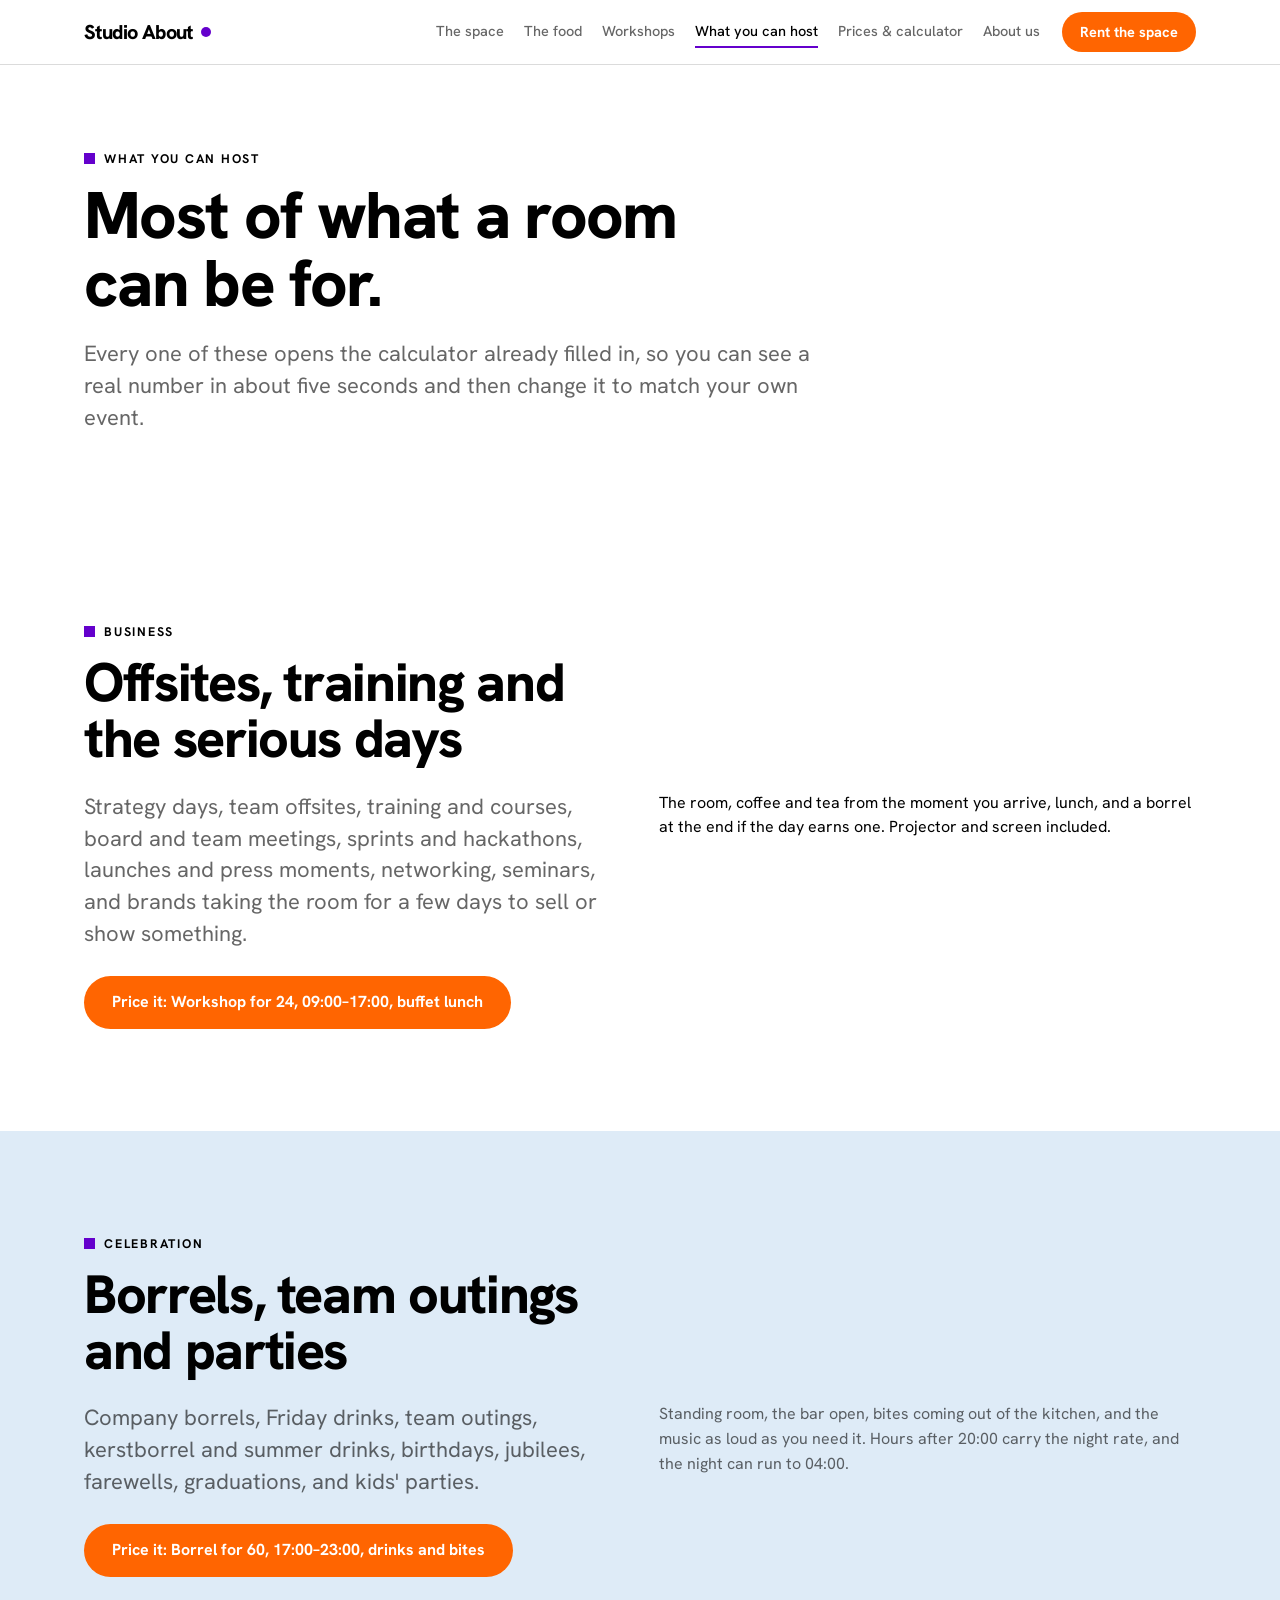
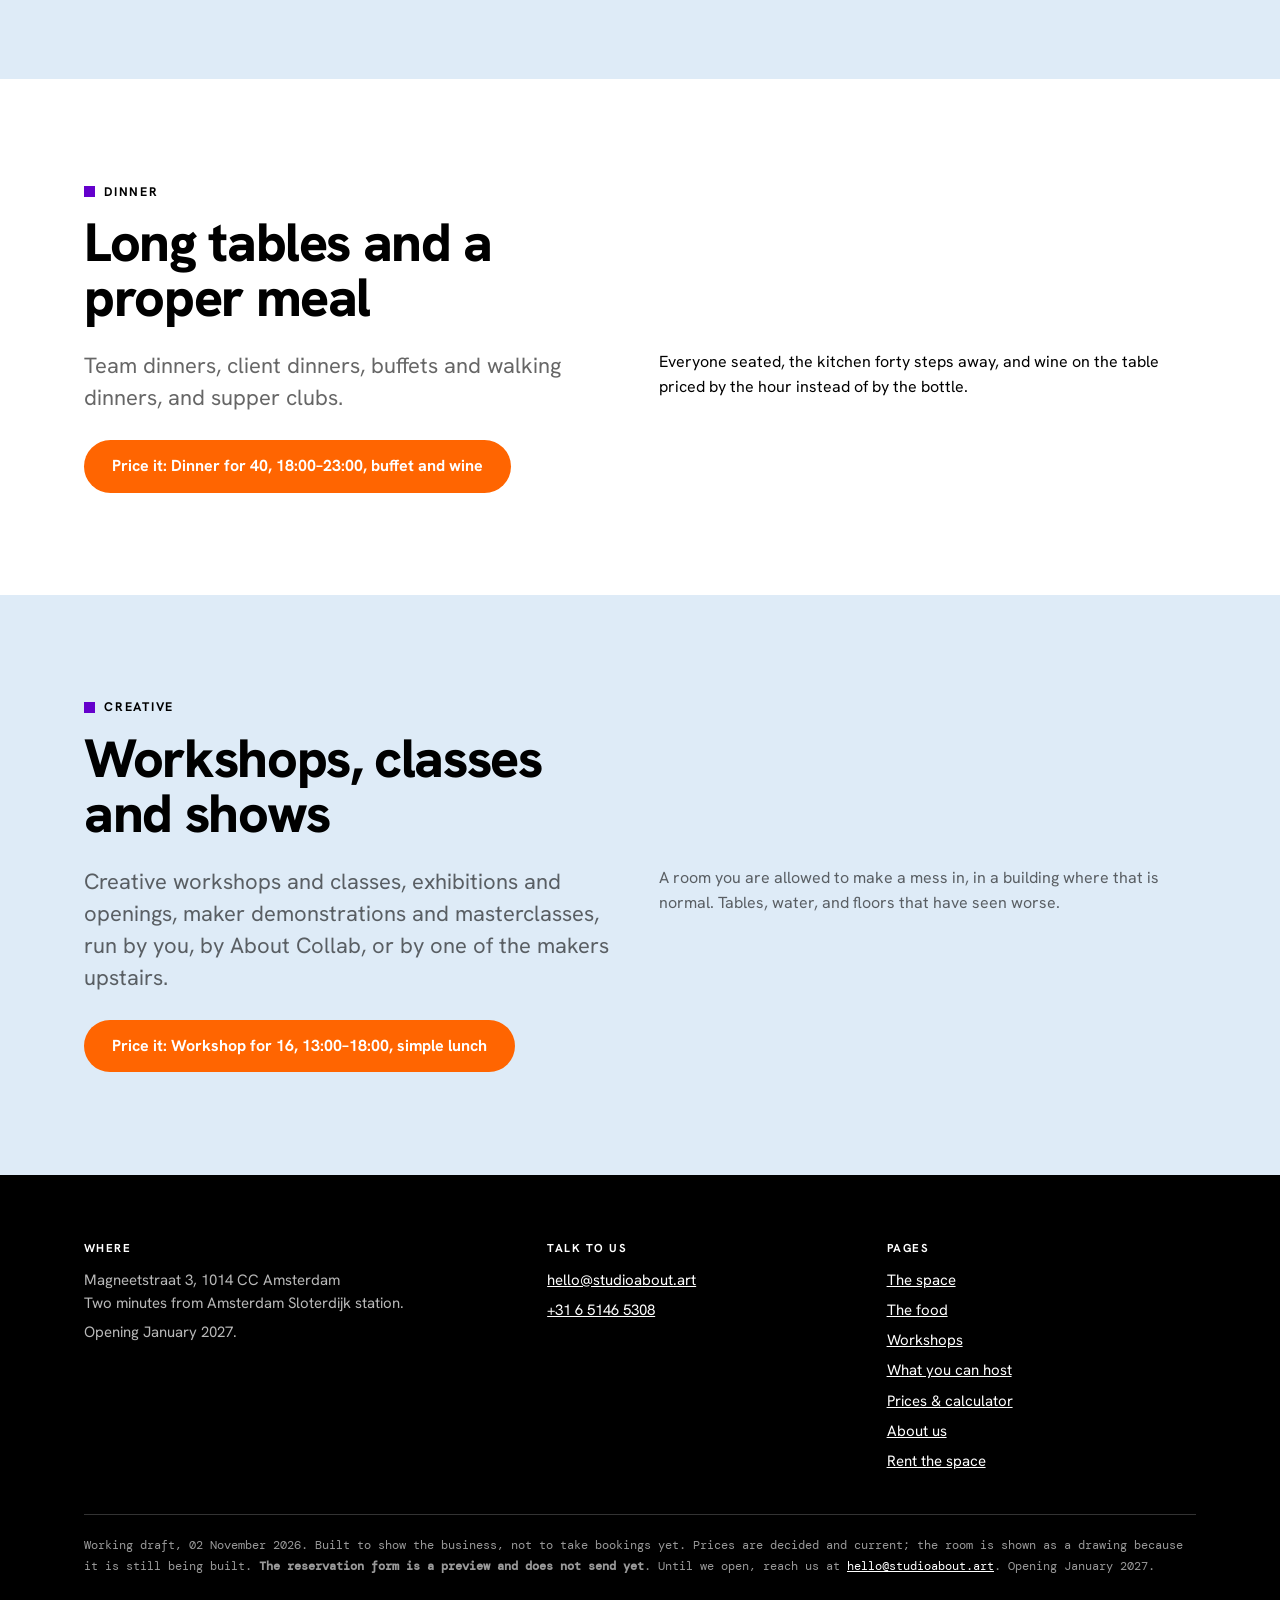
<file: use-cases.html>
<!doctype html>
<html lang="en"><head>
<meta charset="utf-8">
<meta name="viewport" content="width=device-width,initial-scale=1">
<meta name="robots" content="noindex,nofollow">
<title>What you can host &middot; Studio About</title>
<meta name="description" content="Offsites, borrels, dinners, parties, workshops and exhibitions, each with a price you can work out yourself.">
<link rel="preconnect" href="https://fonts.googleapis.com">
<link rel="preconnect" href="https://fonts.gstatic.com" crossorigin>
<link href="https://fonts.googleapis.com/css2?family=Hanken+Grotesk:wght@300;400;500;600;700;800&family=DM+Mono:wght@400;500&display=swap" rel="stylesheet">
<link rel="stylesheet" href="assets/site.css">
</head><body>
<nav class="nav"><div class="nav-in">
  <a class="brand" href="index.html">Studio About</a>
  <div class="nav-links"><a href="index.html">The space</a><a href="food.html">The food</a><a href="workshops.html">Workshops</a><a href="use-cases.html" aria-current="page">What you can host</a><a href="prices.html">Prices &amp; calculator</a><a href="about.html">About us</a></div>
  <a class="cta" href="rent.html">Rent the space</a>
  <!-- phones had no navigation at all: seven pages and no way to reach six of them.
       A <details> menu needs no JavaScript and closes on its own when a link is used. -->
  <details class="menu"><summary aria-label="Open the menu"><span></span></summary>
    <div class="menu-panel"><a href="index.html">The space</a><a href="food.html">The food</a><a href="workshops.html">Workshops</a><a href="use-cases.html" aria-current="page">What you can host</a><a href="prices.html">Prices &amp; calculator</a><a href="about.html">About us</a></div></details>
</div></nav>

<header class="hero" style="padding-bottom:clamp(40px,5vw,70px)">
  <div class="wrap">
    <p class="eyebrow">What you can host</p>
    <h1 style="max-width:18ch">Most of what a room can be <em>for</em>.</h1>
    <p class="lede" style="margin-top:20px">Every one of these opens the calculator already
       filled in, so you can see a real number in about five seconds and then change it to
       match your own event.</p>
  </div>
</header>

<section class=""><div class="wrap">
  <p class="eyebrow">Business</p>
  <h2 style="max-width:18ch">Offsites, training and the serious days</h2>
  <div class="grid g2" style="margin-top:24px;align-items:start;gap:clamp(20px,3vw,44px)">
    <p class="lede" style="margin:0">Strategy days, team offsites, training and courses, board and team meetings, sprints and hackathons, launches and press moments, networking, seminars, and brands taking the room for a few days to sell or show something.</p>
    <p style="margin:0;color:var(--ink-2);font-size:16px">The room, coffee and tea from the moment you arrive, lunch, and a borrel at the end if the day earns one. Projector and screen included.</p>
  </div>
  <div class="btn-row">
    <a class="btn" href="prices.html?setup=workshop&people=24&from=09:00&to=17:00&food=lunch_buffet_full&drinks=p1#calc">Price it: Workshop for 24, 09:00–17:00, buffet lunch</a>
  </div>
</div></section>
<section class="dark"><div class="wrap">
  <p class="eyebrow">Celebration</p>
  <h2 style="max-width:18ch">Borrels, team outings and parties</h2>
  <div class="grid g2" style="margin-top:24px;align-items:start;gap:clamp(20px,3vw,44px)">
    <p class="lede" style="margin:0">Company borrels, Friday drinks, team outings, kerstborrel and summer drinks, birthdays, jubilees, farewells, graduations, and kids' parties.</p>
    <p style="margin:0;color:var(--ink-60);font-size:16px">Standing room, the bar open, bites coming out of the kitchen, and the music as loud as you need it. Hours after 20:00 carry the night rate, and the night can run to 04:00.</p>
  </div>
  <div class="btn-row">
    <a class="btn" href="prices.html?setup=standing&people=60&from=17:00&to=23:00&food=borrel_alc&drinks=#calc">Price it: Borrel for 60, 17:00–23:00, drinks and bites</a>
  </div>
</div></section>
<section class=""><div class="wrap">
  <p class="eyebrow">Dinner</p>
  <h2 style="max-width:18ch">Long tables and a proper meal</h2>
  <div class="grid g2" style="margin-top:24px;align-items:start;gap:clamp(20px,3vw,44px)">
    <p class="lede" style="margin:0">Team dinners, client dinners, buffets and walking dinners, and supper clubs.</p>
    <p style="margin:0;color:var(--ink-2);font-size:16px">Everyone seated, the kitchen forty steps away, and wine on the table priced by the hour instead of by the bottle.</p>
  </div>
  <div class="btn-row">
    <a class="btn" href="prices.html?setup=dinner&people=40&from=18:00&to=23:00&food=dinner_buffet&drinks=p3#calc">Price it: Dinner for 40, 18:00–23:00, buffet and wine</a>
  </div>
</div></section>
<section class="dark"><div class="wrap">
  <p class="eyebrow">Creative</p>
  <h2 style="max-width:18ch">Workshops, classes and shows</h2>
  <div class="grid g2" style="margin-top:24px;align-items:start;gap:clamp(20px,3vw,44px)">
    <p class="lede" style="margin:0">Creative workshops and classes, exhibitions and openings, maker demonstrations and masterclasses, run by you, by About Collab, or by one of the makers upstairs.</p>
    <p style="margin:0;color:var(--ink-60);font-size:16px">A room you are allowed to make a mess in, in a building where that is normal. Tables, water, and floors that have seen worse.</p>
  </div>
  <div class="btn-row">
    <a class="btn" href="prices.html?setup=workshop&people=16&from=13:00&to=18:00&food=lunch_simple&drinks=p2#calc">Price it: Workshop for 16, 13:00–18:00, simple lunch</a>
  </div>
</div></section>

<footer><div class="wrap">
  <div class="foot-grid">
    <div>
      <h4>Where</h4>
      <p style="margin:0 0 6px">Magneetstraat 3, 1014 CC Amsterdam<br>Two minutes from Amsterdam Sloterdijk station.</p>
      <p style="margin:0">Opening January 2027.</p>
    </div>
    <div><h4>Talk to us</h4><ul>
      <li><a href="mailto:hello@studioabout.art">hello@studioabout.art</a></li>
      <li><a href="tel:+31651465308">+31 6 5146 5308</a></li>
    </ul></div>
    <div><h4>Pages</h4><ul>
      <li><a href="index.html">The space</a></li><li><a href="food.html">The food</a></li><li><a href="workshops.html">Workshops</a></li><li><a href="use-cases.html">What you can host</a></li><li><a href="prices.html">Prices &amp; calculator</a></li><li><a href="about.html">About us</a></li><li><a href="rent.html">Rent the space</a></li>
    </ul></div>
  </div>
  <p class="draft">Working draft, 02 November 2026.
     Built to show the business, not to take bookings yet. Prices are decided and current;
     the room is shown as a drawing because it is still being built. <b>The reservation form
     is a preview and does not send yet</b>. Until we open, reach us at
     <a href="mailto:hello@studioabout.art">hello@studioabout.art</a>. Opening January 2027.</p>
</div></footer>
<script>window.SA_DATA={"bands": [{"key": "B1", "label": "up to 50 m²", "m2_lo": 1, "m2_hi": 50, "price": 50.0, "cleaning": 25.0, "workshop": [1, 30], "dinner": [1, 30], "standing": [1, 40], "theatre": [1, 40]}, {"key": "B2", "label": "51–100 m²", "m2_lo": 51, "m2_hi": 100, "price": 75.0, "cleaning": 50.0, "workshop": [31, 45], "dinner": [31, 60], "standing": [41, 80], "theatre": [41, 70]}, {"key": "B3", "label": "101–150 m²", "m2_lo": 101, "m2_hi": 150, "price": 95.0, "cleaning": 75.0, "workshop": [46, 60], "dinner": [61, 90], "standing": [81, 120], "theatre": [71, 100]}], "food": [{"key": "lunch_simple", "label": "Simple Lunch — one main delicious dish", "group": "any", "pp": 20.0, "status": "DECIDED", "per_hour": false, "btw": 0.09}, {"key": "lunch_buffet_full", "label": "Buffet Lunch — main + dessert", "group": "12+", "pp": 24.5, "status": "DECIDED", "per_hour": false, "btw": 0.09}, {"key": "lunch_plated", "label": "Plated Lunch — main + dessert, served at table", "group": "≤16", "pp": 27.5, "status": "DECIDED", "per_hour": false, "btw": 0.09}, {"key": "dinner_2course", "label": "Plated Dinner — 2 courses, served", "group": "≤15", "pp": 30.0, "status": "DERIVED", "per_hour": false, "btw": 0.09}, {"key": "dinner_plated", "label": "Plated Dinner — 3 courses, served", "group": "≤15", "pp": 34.5, "status": "DECIDED", "per_hour": false, "btw": 0.09}, {"key": "dinner_buffet", "label": "Buffet Dinner — walk-in, chef-served, with dessert", "group": "16+", "pp": 29.5, "status": "DECIDED", "per_hour": false, "btw": 0.09}, {"key": "bites", "label": "Brazilian Bites — custom offer per event", "group": "any", "pp": 0.0, "status": "DECIDED range", "per_hour": false, "btw": 0.09}, {"key": "borrel_soft", "label": "Borrel — drinks + bites, pp per HOUR, no alcohol", "group": "any", "pp": 7.5, "status": "DECIDED", "per_hour": true, "btw": 0.09}, {"key": "borrel_alc", "label": "Borrel — drinks + bites, pp per HOUR, with alcohol", "group": "any", "pp": 10.0, "status": "DECIDED", "per_hour": true, "btw": 0.09}, {"key": "dessert_round", "label": "Sweet finish — a delicious dessert everyone will like", "group": "any", "pp": 4.5, "status": "DECIDED", "per_hour": false, "btw": 0.09}], "drinks": [{"key": "p1", "label": "Package 1 — coffee, tea, still + sparkling water", "pph": 1.75, "status": "DECIDED", "btw": 0.09}, {"key": "p2", "label": "Package 2 — + iced tea, sodas, juices", "pph": 2.5, "status": "DECIDED", "btw": 0.09}, {"key": "p3", "label": "Package 3 — + wine & beer", "pph": 6.0, "status": "DECIDED", "btw": 0.21}, {"key": "p4", "label": "Package 4 — + premium cocktails", "pph": 9.0, "status": "DECIDED", "btw": 0.21}], "addons": [{"key": "sound", "label": "Sound set — 2 speakers + wireless mic", "price": 45.0, "btw": 0.21}, {"key": "lights", "label": "Party light package (incl. black lights)", "price": 60.0, "btw": 0.21}, {"key": "djbooth", "label": "DJ booth table", "price": 40.0, "btw": 0.21}, {"key": "flipchart", "label": "Flipchart + markers", "price": 15.0, "btw": 0.21}], "max_people": 120, "floor_m2": 150, "night_pct": 0.15, "night_from": 20, "night_until": 4, "drinks_min_hours": 2, "borg": 150.0, "kurkgeld": 150.0, "hetsalon_room_discount": 0.3, "hetsalon_food_discount": 0.0, "bites_lo": 7.0, "bites_hi": 12.0, "bites_pieces": 6, "small_group_min": 15, "small_group_surcharge": 2.0, "projector_included": true, "btw": {"food": 0.09, "alcohol": 0.21, "service": 0.21}, "overtime_same_rate": true, "_model_billable_extra": 2};</script>
<script src="assets/calc.js"></script>
</body></html>
</file>
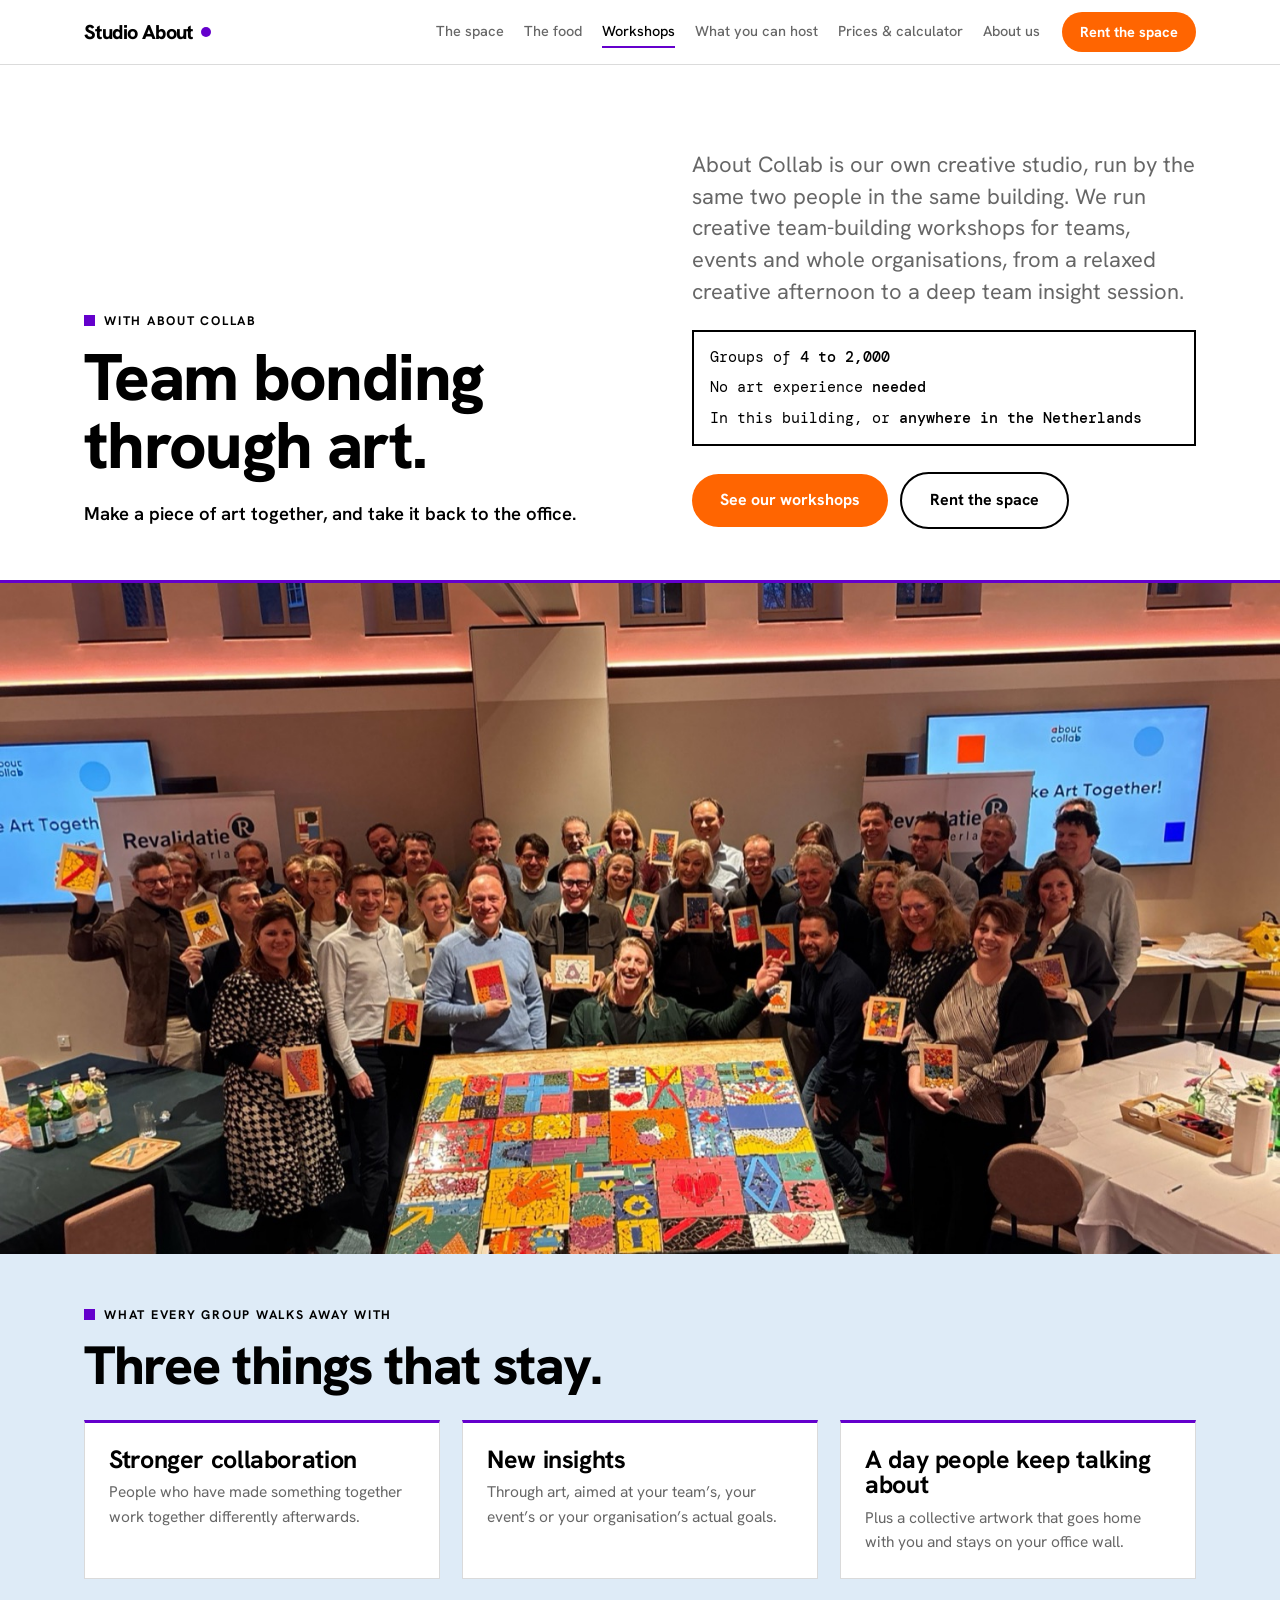
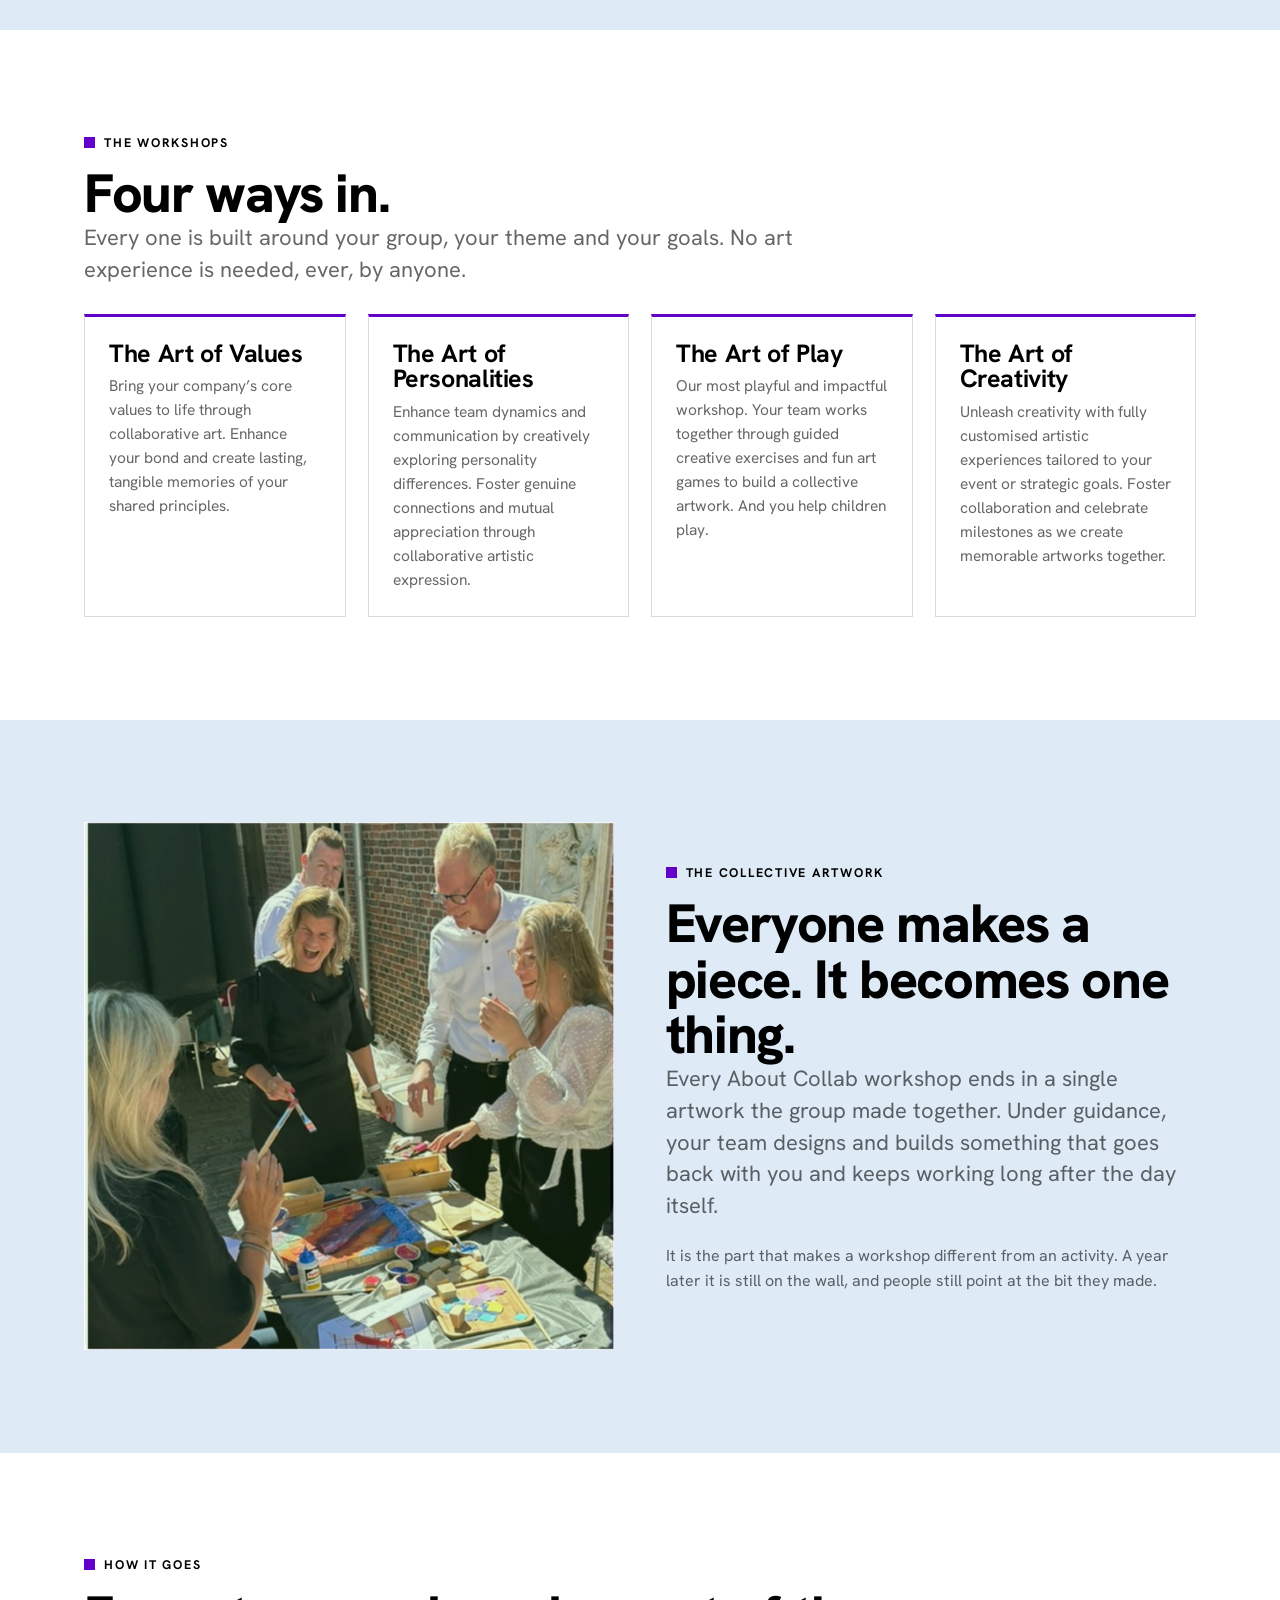
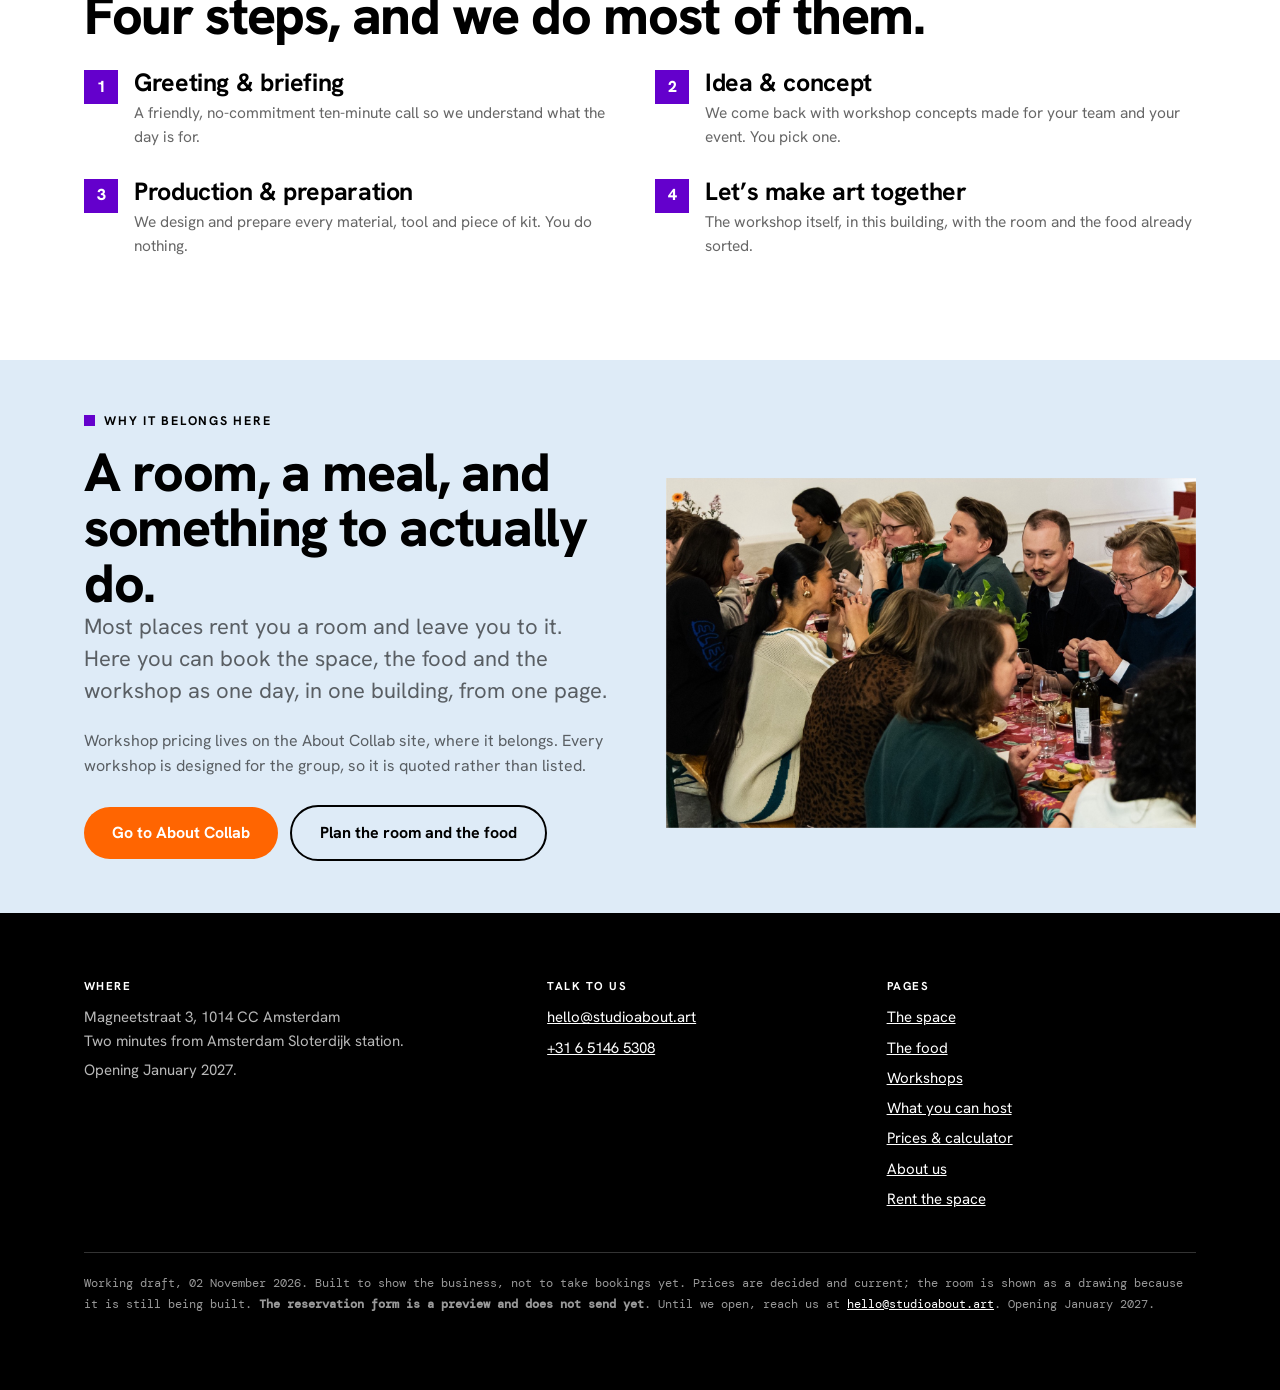
<file: workshops.html>
<!doctype html>
<html lang="en"><head>
<meta charset="utf-8">
<meta name="viewport" content="width=device-width,initial-scale=1">
<meta name="robots" content="noindex,nofollow">
<title>Creative workshops &middot; Studio About</title>
<meta name="description" content="Add an About Collab creative workshop to your event. Team bonding through art, for groups of 4 to 2,000, no art experience needed.">
<link rel="preconnect" href="https://fonts.googleapis.com">
<link rel="preconnect" href="https://fonts.gstatic.com" crossorigin>
<link href="https://fonts.googleapis.com/css2?family=Hanken+Grotesk:wght@300;400;500;600;700;800&family=DM+Mono:wght@400;500&display=swap" rel="stylesheet">
<link rel="stylesheet" href="assets/site.css">
</head><body>
<nav class="nav"><div class="nav-in">
  <a class="brand" href="index.html">Studio About</a>
  <div class="nav-links"><a href="index.html">The space</a><a href="food.html">The food</a><a href="workshops.html" aria-current="page">Workshops</a><a href="use-cases.html">What you can host</a><a href="prices.html">Prices &amp; calculator</a><a href="about.html">About us</a></div>
  <a class="cta" href="rent.html">Rent the space</a>
  <!-- phones had no navigation at all: seven pages and no way to reach six of them.
       A <details> menu needs no JavaScript and closes on its own when a link is used. -->
  <details class="menu"><summary aria-label="Open the menu"><span></span></summary>
    <div class="menu-panel"><a href="index.html">The space</a><a href="food.html">The food</a><a href="workshops.html" aria-current="page">Workshops</a><a href="use-cases.html">What you can host</a><a href="prices.html">Prices &amp; calculator</a><a href="about.html">About us</a></div></details>
</div></nav>

<header class="hero" style="padding-bottom:0">
  <div class="wrap">
    <div class="hero-grid">
      <div>
        <p class="eyebrow">With About Collab</p>
        <h1>Team bonding <em>through art</em>.</h1>
        <p class="usecases">Make a piece of art together, and take it back to the office.</p>
      </div>
      <div>
        <p class="lede">About Collab is our own creative studio, run by the same two people
           in the same building. We run creative team-building workshops for teams, events and
           whole organisations, from a relaxed creative afternoon to a deep team insight
           session.</p>
        <div class="priceline">
          <span>Groups of <b>4 to 2,000</b></span>
          <span>No art experience <b>needed</b></span>
          <span>In this building, or <b>anywhere in the Netherlands</b></span>
        </div>
        <div class="btn-row">
          <a class="btn" href="https://aboutcollab.com" target="_blank" rel="noopener">
            See our workshops</a>
          <a class="btn ghost" href="rent.html">Rent the space</a>
        </div>
      </div>
    </div>
  </div>
  <div class="hero-img">
    <img src="assets/ac/collective-artwork.jpg" alt="A large team holding the mosaic tiles
      they each made, around the finished collective artwork" width="1800" height="944">
  </div>
</header>

<section class="prove tight"><div class="wrap">
  <p class="eyebrow">What every group walks away with</p>
  <h2>Three things that stay.</h2>
  <div class="grid g3" style="margin-top:26px">
    <div class="card"><h3>Stronger collaboration</h3><p>People who have made something
      together work together differently afterwards.</p></div>
    <div class="card"><h3>New insights</h3><p>Through art, aimed at your team&rsquo;s,
      your event&rsquo;s or your organisation&rsquo;s actual goals.</p></div>
    <div class="card"><h3>A day people keep talking about</h3><p>Plus a collective artwork
      that goes home with you and stays on your office wall.</p></div>
  </div>
</div></section>

<section><div class="wrap">
  <p class="eyebrow">The workshops</p>
  <h2>Four ways in.</h2>
  <p class="lede" style="margin-bottom:28px">Every one is built around your group, your theme
     and your goals. No art experience is needed, ever, by anyone.</p>
  <div class="grid g4"><div class="card"><h3>The Art of Values</h3><p>Bring your company&rsquo;s core values to life through collaborative art. Enhance your bond and create lasting, tangible memories of your shared principles.</p></div><div class="card"><h3>The Art of Personalities</h3><p>Enhance team dynamics and communication by creatively exploring personality differences. Foster genuine connections and mutual appreciation through collaborative artistic expression.</p></div><div class="card"><h3>The Art of Play</h3><p>Our most playful and impactful workshop. Your team works together through guided creative exercises and fun art games to build a collective artwork. And you help children play.</p></div><div class="card"><h3>The Art of Creativity</h3><p>Unleash creativity with fully customised artistic experiences tailored to your event or strategic goals. Foster collaboration and celebrate milestones as we create memorable artworks together.</p></div></div>
</div></section>

<section class="dark"><div class="wrap">
  <div class="grid g2" style="align-items:center;gap:clamp(24px,4vw,56px)">
    <div><img src="assets/ac/workshop-hands.jpg" alt="A team painting together at a workshop
      table"></div>
    <div>
      <p class="eyebrow">The collective artwork</p>
      <h2>Everyone makes a piece. It becomes one thing.</h2>
      <p class="lede">Every About Collab workshop ends in a single artwork the group made
         together. Under guidance, your team designs and builds something that goes back with
         you and keeps working long after the day itself.</p>
      <p style="font-size:16px;color:var(--ink-60)">It is the part that makes a workshop
         different from an activity. A year later it is still on the wall, and people still
         point at the bit they made.</p>
    </div>
  </div>
</div></section>

<section><div class="wrap">
  <p class="eyebrow">How it goes</p>
  <h2>Four steps, and we do most of them.</h2>
  <div class="steps"><div class="step"><span class="step-n">1</span><div><h3>Greeting &amp; briefing</h3><p>A friendly, no-commitment ten-minute call so we understand what the day is for.</p></div></div><div class="step"><span class="step-n">2</span><div><h3>Idea &amp; concept</h3><p>We come back with workshop concepts made for your team and your event. You pick one.</p></div></div><div class="step"><span class="step-n">3</span><div><h3>Production &amp; preparation</h3><p>We design and prepare every material, tool and piece of kit. You do nothing.</p></div></div><div class="step"><span class="step-n">4</span><div><h3>Let&rsquo;s make art together</h3><p>The workshop itself, in this building, with the room and the food already sorted.</p></div></div></div>
</div></section>

<section class="dark tight"><div class="wrap">
  <p class="eyebrow">Why it belongs here</p>
  <div class="grid g2" style="align-items:center;gap:clamp(24px,4vw,56px)">
    <div>
      <h2>A room, a meal, and something to actually do.</h2>
      <p class="lede">Most places rent you a room and leave you to it. Here you can book the
         space, the food and the workshop as one day, in one building, from one page.</p>
      <p style="font-size:16px;color:var(--ink-60)">Workshop pricing lives on the About Collab
         site, where it belongs. Every workshop is designed for the group, so it is quoted
         rather than listed.</p>
      <div class="btn-row">
        <a class="btn" href="https://aboutcollab.com" target="_blank" rel="noopener">
          Go to About Collab</a>
        <a class="btn ghost" href="prices.html#calc">Plan the room and the food</a>
      </div>
    </div>
    <div><img src="assets/food/guests-feasting.jpg" alt="Guests eating together after an
      event"></div>
  </div>
</div></section>


<footer><div class="wrap">
  <div class="foot-grid">
    <div>
      <h4>Where</h4>
      <p style="margin:0 0 6px">Magneetstraat 3, 1014 CC Amsterdam<br>Two minutes from Amsterdam Sloterdijk station.</p>
      <p style="margin:0">Opening January 2027.</p>
    </div>
    <div><h4>Talk to us</h4><ul>
      <li><a href="mailto:hello@studioabout.art">hello@studioabout.art</a></li>
      <li><a href="tel:+31651465308">+31 6 5146 5308</a></li>
    </ul></div>
    <div><h4>Pages</h4><ul>
      <li><a href="index.html">The space</a></li><li><a href="food.html">The food</a></li><li><a href="workshops.html">Workshops</a></li><li><a href="use-cases.html">What you can host</a></li><li><a href="prices.html">Prices &amp; calculator</a></li><li><a href="about.html">About us</a></li><li><a href="rent.html">Rent the space</a></li>
    </ul></div>
  </div>
  <p class="draft">Working draft, 02 November 2026.
     Built to show the business, not to take bookings yet. Prices are decided and current;
     the room is shown as a drawing because it is still being built. <b>The reservation form
     is a preview and does not send yet</b>. Until we open, reach us at
     <a href="mailto:hello@studioabout.art">hello@studioabout.art</a>. Opening January 2027.</p>
</div></footer>
<script>window.SA_DATA={"bands": [{"key": "B1", "label": "up to 50 m²", "m2_lo": 1, "m2_hi": 50, "price": 50.0, "cleaning": 25.0, "workshop": [1, 30], "dinner": [1, 30], "standing": [1, 40], "theatre": [1, 40]}, {"key": "B2", "label": "51–100 m²", "m2_lo": 51, "m2_hi": 100, "price": 75.0, "cleaning": 50.0, "workshop": [31, 45], "dinner": [31, 60], "standing": [41, 80], "theatre": [41, 70]}, {"key": "B3", "label": "101–150 m²", "m2_lo": 101, "m2_hi": 150, "price": 95.0, "cleaning": 75.0, "workshop": [46, 60], "dinner": [61, 90], "standing": [81, 120], "theatre": [71, 100]}], "food": [{"key": "lunch_simple", "label": "Simple Lunch — one main delicious dish", "group": "any", "pp": 20.0, "status": "DECIDED", "per_hour": false, "btw": 0.09}, {"key": "lunch_buffet_full", "label": "Buffet Lunch — main + dessert", "group": "12+", "pp": 24.5, "status": "DECIDED", "per_hour": false, "btw": 0.09}, {"key": "lunch_plated", "label": "Plated Lunch — main + dessert, served at table", "group": "≤16", "pp": 27.5, "status": "DECIDED", "per_hour": false, "btw": 0.09}, {"key": "dinner_2course", "label": "Plated Dinner — 2 courses, served", "group": "≤15", "pp": 30.0, "status": "DERIVED", "per_hour": false, "btw": 0.09}, {"key": "dinner_plated", "label": "Plated Dinner — 3 courses, served", "group": "≤15", "pp": 34.5, "status": "DECIDED", "per_hour": false, "btw": 0.09}, {"key": "dinner_buffet", "label": "Buffet Dinner — walk-in, chef-served, with dessert", "group": "16+", "pp": 29.5, "status": "DECIDED", "per_hour": false, "btw": 0.09}, {"key": "bites", "label": "Brazilian Bites — custom offer per event", "group": "any", "pp": 0.0, "status": "DECIDED range", "per_hour": false, "btw": 0.09}, {"key": "borrel_soft", "label": "Borrel — drinks + bites, pp per HOUR, no alcohol", "group": "any", "pp": 7.5, "status": "DECIDED", "per_hour": true, "btw": 0.09}, {"key": "borrel_alc", "label": "Borrel — drinks + bites, pp per HOUR, with alcohol", "group": "any", "pp": 10.0, "status": "DECIDED", "per_hour": true, "btw": 0.09}, {"key": "dessert_round", "label": "Sweet finish — a delicious dessert everyone will like", "group": "any", "pp": 4.5, "status": "DECIDED", "per_hour": false, "btw": 0.09}], "drinks": [{"key": "p1", "label": "Package 1 — coffee, tea, still + sparkling water", "pph": 1.75, "status": "DECIDED", "btw": 0.09}, {"key": "p2", "label": "Package 2 — + iced tea, sodas, juices", "pph": 2.5, "status": "DECIDED", "btw": 0.09}, {"key": "p3", "label": "Package 3 — + wine & beer", "pph": 6.0, "status": "DECIDED", "btw": 0.21}, {"key": "p4", "label": "Package 4 — + premium cocktails", "pph": 9.0, "status": "DECIDED", "btw": 0.21}], "addons": [{"key": "sound", "label": "Sound set — 2 speakers + wireless mic", "price": 45.0, "btw": 0.21}, {"key": "lights", "label": "Party light package (incl. black lights)", "price": 60.0, "btw": 0.21}, {"key": "djbooth", "label": "DJ booth table", "price": 40.0, "btw": 0.21}, {"key": "flipchart", "label": "Flipchart + markers", "price": 15.0, "btw": 0.21}], "max_people": 120, "floor_m2": 150, "night_pct": 0.15, "night_from": 20, "night_until": 4, "drinks_min_hours": 2, "borg": 150.0, "kurkgeld": 150.0, "hetsalon_room_discount": 0.3, "hetsalon_food_discount": 0.0, "bites_lo": 7.0, "bites_hi": 12.0, "bites_pieces": 6, "small_group_min": 15, "small_group_surcharge": 2.0, "projector_included": true, "btw": {"food": 0.09, "alcohol": 0.21, "service": 0.21}, "overtime_same_rate": true, "_model_billable_extra": 2};</script>
<script src="assets/calc.js"></script>
</body></html>
</file>
<file: assets/site.css>
:root{
  --purple:#6400cc; --purple-dk:#4d00a0;
  --green:#019999;
  --action:#ff6501; --action-dk:#e55a01;
  --ice:#deebf7; --ice-dp:#c9dff2;
  --ink:#000; --paper:#fff;
  --ink-60:rgba(0,0,0,.60); --ink-45:rgba(0,0,0,.45);
  --rule:rgba(0,0,0,.14);
  --onP:#fff; --onP-70:rgba(255,255,255,.74);
  --sans:'Hanken Grotesk',ui-sans-serif,system-ui,-apple-system,sans-serif;
  --mono:'DM Mono',ui-monospace,'SF Mono',Menlo,monospace;
  --pad:clamp(20px,5vw,64px); --maxw:1240px;
}
*{box-sizing:border-box}
[hidden]{display:none!important}
/* Grid and flex children default to min-width:auto and refuse to shrink below their
   content, which is how a wide table pushes a phone sideways. Anything that genuinely
   needs to scroll does it inside its own .tablewrap. */
.grid>*,.hero-grid>*,.calc-grid>*,.foot-grid>*,.promise .wrap>*,.row>*{min-width:0}
html{-webkit-text-size-adjust:100%}
body{margin:0;background:var(--paper);color:var(--ink);font-family:var(--sans);
     font-size:17px;line-height:1.55;overflow-x:hidden;font-weight:400}
img{max-width:100%;display:block}
a{color:inherit}
:focus-visible{outline:3px solid var(--action);outline-offset:2px}
@media (prefers-reduced-motion:reduce){*{animation:none!important;transition:none!important}}

.wrap{max-width:var(--maxw);margin:0 auto;padding-inline:var(--pad)}
/* .dark is a legacy class name from the first pass — it now means "the soft fill
   band", because Helena found the dark version unpleasant to look at. */
.dark{background:var(--ice);color:var(--ink)}

h1,h2,h3{font-family:var(--sans);font-weight:800;letter-spacing:-.025em;line-height:1.03;
         margin:0;overflow-wrap:break-word}
h1{font-size:clamp(36px,7vw,84px)}
h2{font-size:clamp(28px,4.4vw,54px)}
h3{font-size:clamp(19px,2vw,25px);font-weight:700;letter-spacing:-.015em}
p{margin:0 0 1em}
.lede{font-size:clamp(18px,2vw,22px);line-height:1.45;color:var(--ink-60);max-width:62ch;
      font-weight:400}

/* the eyebrow names the section's role. Text stays black; a filled square carries
   the colour, which is the brand's own geometric vocabulary. */
.eyebrow{font-size:12.5px;letter-spacing:.14em;text-transform:uppercase;font-weight:700;
         color:var(--ink);margin:0 0 14px;display:flex;align-items:center;gap:9px}
.eyebrow::before{content:'';width:11px;height:11px;background:var(--purple);flex:0 0 auto}
.promise .eyebrow,.onP .eyebrow{color:var(--onP)}
.promise .eyebrow::before,.onP .eyebrow::before{background:var(--onP)}

section{padding-block:clamp(56px,8vw,110px)}
.tight{padding-block:clamp(34px,4vw,58px)}

/* ---------- nav ---------- */
.nav{position:sticky;top:0;z-index:60;background:rgba(255,255,255,.95);
     backdrop-filter:blur(10px);border-bottom:1px solid var(--rule)}
.nav-in{max-width:var(--maxw);margin:0 auto;padding:12px var(--pad);
        display:flex;align-items:center;gap:22px}
.brand{font-weight:800;font-size:20px;color:var(--ink);text-decoration:none;
       letter-spacing:-.03em;white-space:nowrap;display:flex;align-items:center;gap:8px}
.brand::after{content:'';width:10px;height:10px;border-radius:50%;background:var(--purple)}
.nav-links{display:flex;gap:20px;margin-left:auto;flex-wrap:wrap}
.nav-links a{font-size:14.5px;color:var(--ink-60);text-decoration:none;padding:4px 0;
             border-bottom:2px solid transparent;font-weight:500}
.nav-links a:hover,.nav-links a[aria-current]{color:var(--ink);border-bottom-color:var(--purple)}
.nav .cta{background:var(--action);color:#fff;padding:9px 18px;border-radius:999px;
          font-weight:700;font-size:14.5px;text-decoration:none;white-space:nowrap}
.nav .cta:hover{background:var(--action-dk)}
@media(max-width:880px){.nav-links{display:none}}

/* ---------- hero ---------- */
.hero{background:var(--paper);color:var(--ink);position:relative;
      padding-block:clamp(44px,6.5vw,84px) 0}
.hero h1{max-width:17ch;font-size:clamp(33px,5.6vw,66px)}
.hero h1 em{font-style:normal}          /* text is black or white — never coloured */
.hero-grid{display:grid;grid-template-columns:1.05fr .95fr;gap:clamp(28px,4vw,60px);align-items:end}
@media(max-width:900px){.hero-grid{grid-template-columns:1fr}}
.hero-img{margin-top:clamp(30px,4vw,52px);border-top:3px solid var(--purple);background:var(--ice)}
.hero-img img{width:100%;height:auto}
.hero-cap{font-size:13px;color:var(--ink-60);padding:12px 0 22px;
          display:flex;gap:9px;align-items:baseline;flex-wrap:wrap}
.hero-cap b{color:var(--ink);font-weight:700}

/* the price line is a square content frame — square holds content, round holds actions */
/* One item per row. When these wrapped as a flex line, "Unique Brazilian catering" and
   "Up to 120 people" landed side by side and the capacity read as a property of the
   catering rather than of the space. A spec list cannot be misread. */
.priceline{font-family:var(--mono);font-size:15px;color:var(--ink);
           border:2px solid var(--ink);padding:14px 16px;
           display:grid;grid-template-columns:1fr;gap:7px;margin-top:8px}
.priceline b{font-weight:500}

.btn{display:inline-block;background:var(--action);color:#fff;font-weight:700;font-size:16px;
     padding:14px 28px;border-radius:999px;text-decoration:none;border:0;cursor:pointer;
     font-family:var(--sans)}
.btn:hover{background:var(--action-dk)}
.btn.ghost{background:transparent;border:2px solid var(--ink);color:var(--ink)}
.btn.ghost:hover{background:var(--ink);color:#fff}
.btn-row{display:flex;gap:12px;flex-wrap:wrap;margin-top:26px;align-items:center}

/* ---------- the promise: Purple Rain, white text ---------- */
.promise{background:var(--purple);color:var(--onP)}
.promise h3{color:var(--onP)}
.promise .wrap{display:grid;grid-template-columns:repeat(3,1fr);gap:clamp(18px,3vw,46px)}
@media(max-width:820px){.promise .wrap{grid-template-columns:1fr;gap:26px}}
.promise-item{padding-block:clamp(26px,3.4vw,46px)}
.promise-item h3{font-size:clamp(19px,2vw,24px);margin-bottom:8px}
.promise-item p{margin:0;font-size:15.5px;line-height:1.45;color:var(--onP-70)}
.promise-num{font-family:var(--mono);font-size:12px;letter-spacing:.14em;
             color:var(--onP-70);display:block;margin-bottom:12px}

/* ---------- cards / grid: square frames ---------- */
.grid{display:grid;gap:clamp(14px,2vw,22px)}
.g2{grid-template-columns:repeat(2,1fr)}
.g3{grid-template-columns:repeat(3,1fr)}
.g4{grid-template-columns:repeat(4,1fr)}
@media(max-width:980px){.g3,.g4{grid-template-columns:repeat(2,1fr)}}
@media(max-width:640px){.g2,.g3,.g4{grid-template-columns:1fr}}
.grid img{border-radius:0}

.card{background:var(--paper);border:1px solid var(--rule);border-radius:0;padding:24px;
      border-top:3px solid var(--purple)}
.card h3{margin-bottom:8px}
.card p{font-size:15.5px;color:var(--ink-60);margin:0}
.dark .card{background:var(--paper)}

/* ---------- tables ---------- */
.tablewrap{overflow-x:auto;-webkit-overflow-scrolling:touch;border:1px solid var(--rule);
           border-radius:0;background:var(--paper)}
table{border-collapse:collapse;width:100%;min-width:560px;font-size:15px}
th,td{text-align:left;padding:13px 16px;border-bottom:1px solid var(--rule)}
th{font-size:11.5px;letter-spacing:.1em;text-transform:uppercase;color:var(--ink-45);
   font-weight:700;white-space:nowrap;background:var(--ice)}
tr:last-child td{border-bottom:0}
td.num,th.num{text-align:right;font-family:var(--mono);white-space:nowrap}
td.price{font-family:var(--mono);font-weight:500;color:var(--ink);white-space:nowrap}
.swipe{font-size:12px;color:var(--ink-45);margin-top:8px;display:none}
@media(max-width:720px){.swipe{display:block}}

/* ---------- setup switcher ---------- */
.setups{margin-top:26px}
.setup-btns{display:flex;gap:8px;flex-wrap:wrap;margin-bottom:14px}
.setup-btns button{font-family:var(--sans);font-size:14px;font-weight:600;
  background:transparent;border:2px solid var(--rule);color:var(--ink-60);
  padding:9px 18px;border-radius:999px;cursor:pointer}
.setup-btns button[aria-pressed="true"]{background:var(--purple);border-color:var(--purple);color:#fff}
.setup-stage{border:1px solid var(--rule);overflow:hidden;background:var(--ice)}
.setup-stage img{width:100%;height:auto;display:block}
/* height:auto is load-bearing. The <img> carries width/height ATTRIBUTES (good — they
   reserve space and stop layout shift), but without height:auto the browser honours the
   attribute as the used height and stretches the picture to it. When the renders went from
   820px to 600px tall the images were blown up to 820 and looked zoomed (1 Sep). */
.setup-meta{font-size:14px;color:var(--ink-60);margin-top:10px}

/* ---------- FAQ ---------- */
details.faq{border-bottom:1px solid var(--rule);padding:16px 0}
details.faq summary{cursor:pointer;font-weight:700;font-size:17px;list-style:none;
                    display:flex;gap:14px;align-items:flex-start}
details.faq summary::-webkit-details-marker{display:none}
details.faq summary::before{content:'';width:13px;height:13px;background:var(--purple);
                            flex:0 0 auto;margin-top:6px}
details.faq[open] summary::before{background:var(--green)}
details.faq p{margin:12px 0 0 27px;color:var(--ink-60);font-size:15.5px;max-width:70ch}

/* ---------- footer: black is in the palette, with the reversed logo ---------- */
footer{background:var(--ink);color:rgba(255,255,255,.72);font-size:15px}
footer a{color:#fff}
footer .wrap{padding-block:clamp(40px,5vw,64px)}
.foot-grid{display:grid;grid-template-columns:1.4fr 1fr 1fr;gap:30px}
@media(max-width:760px){.foot-grid{grid-template-columns:1fr}}
.foot-grid h4{font-size:11.5px;letter-spacing:.13em;text-transform:uppercase;
              color:#fff;margin:0 0 12px;font-weight:700}
.foot-grid ul{list-style:none;margin:0;padding:0}
.foot-grid li{margin-bottom:7px}
.draft{border-top:1px solid rgba(255,255,255,.2);margin-top:34px;padding-top:20px;
       font-family:var(--mono);font-size:12px;line-height:1.7;color:rgba(255,255,255,.6)}

/* ============================================================================
   THE CALCULATOR — the signature. Choices on a white square panel, the running
   receipt on Purple Rain. Helena found the first version too dark; the brand's
   own primary carries it instead of near-black.
   ========================================================================== */
.calc{background:var(--ice);border-top:1px solid var(--rule);border-bottom:1px solid var(--rule)}
.calc-grid{display:grid;grid-template-columns:1.15fr .85fr;gap:clamp(20px,3vw,40px);align-items:start}
@media(max-width:960px){.calc-grid{grid-template-columns:1fr}}

.panel{background:var(--paper);border:1px solid var(--rule);padding:clamp(18px,2.4vw,30px)}
.fieldset{border:0;padding:0;margin:0 0 26px}
.fieldset:last-child{margin-bottom:0}
/* the step number sits in a filled square — round is for actions only */
.legend{font-size:12px;letter-spacing:.13em;text-transform:uppercase;font-weight:700;
        color:var(--ink);margin-bottom:13px;display:flex;align-items:center;gap:10px}
.legend b{font-weight:700}
.legend::first-letter{font-weight:700}
.stepnum{display:inline-flex;align-items:center;justify-content:center;width:22px;height:22px;
         background:var(--purple);color:#fff;font-size:12px;font-weight:700;flex:0 0 auto;
         letter-spacing:0}

.seg{display:flex;border:2px solid var(--ink);border-radius:999px;overflow:hidden;
     width:fit-content;max-width:100%;flex-wrap:wrap}
.seg button{font-family:var(--sans);font-size:14.5px;font-weight:600;background:var(--paper);
            border:0;padding:10px 22px;cursor:pointer;color:var(--ink-60)}
.seg button[aria-pressed="true"]{background:var(--ink);color:#fff}

.row{display:flex;gap:12px;flex-wrap:wrap;align-items:flex-end}
.field{display:flex;flex-direction:column;gap:6px;min-width:0;flex:1 1 130px}
.field label{font-size:13px;color:var(--ink-60);font-weight:500}
input[type=date],input[type=time],input[type=number],select{
  font-family:var(--sans);font-size:16px;padding:11px 12px;border:1px solid var(--ink);
  border-radius:0;background:var(--paper);color:var(--ink);width:100%;min-width:0}
select{cursor:pointer}
input:focus,select:focus{outline:2px solid var(--purple);outline-offset:0}

.hint{font-size:13.5px;line-height:1.5;color:var(--ink-60);background:var(--ice);
      border-left:3px solid var(--purple);padding:12px 14px;margin-top:12px}
.hint b{color:var(--ink);font-weight:700}

.checks{display:grid;grid-template-columns:repeat(2,1fr);gap:9px}
@media(max-width:520px){.checks{grid-template-columns:1fr}}
.check{display:flex;gap:10px;align-items:flex-start;font-size:14.5px;padding:12px 13px;
       border:1px solid var(--rule);cursor:pointer;background:var(--paper)}
.check:has(input:checked){border-color:var(--purple);box-shadow:inset 0 0 0 1px var(--purple)}
.check input{margin:2px 0 0;accent-color:var(--purple);flex:0 0 auto}
.check .p{margin-left:auto;font-family:var(--mono);font-size:13px;color:var(--ink);white-space:nowrap}

/* ---- the receipt ---- */
.receipt{position:sticky;top:74px;background:var(--purple);color:var(--onP);
         padding:clamp(20px,2.4vw,28px);font-family:var(--mono)}
@media(max-width:960px){.receipt{position:static}}
.receipt h3{font-family:var(--sans);font-size:12px;letter-spacing:.14em;text-transform:uppercase;
            color:var(--onP);font-weight:700;margin-bottom:18px}
.r-line{display:flex;justify-content:space-between;gap:14px;font-size:13.5px;padding:8px 0;
        border-bottom:1px solid rgba(255,255,255,.22);align-items:baseline}
.r-line .l{color:var(--onP-70);min-width:0}
.r-line .l small{display:block;font-size:11px;color:rgba(255,255,255,.55);letter-spacing:.02em}
.r-line .v{white-space:nowrap;color:var(--onP)}
.r-total{display:block;margin-top:18px;padding-top:15px;border-top:2px solid var(--onP)}
.r-total .l{display:block;font-family:var(--sans);font-size:11.5px;letter-spacing:.13em;
            text-transform:uppercase;color:var(--onP-70);margin-bottom:8px;font-weight:700}
.r-total .v{display:block;font-family:var(--sans);font-size:clamp(30px,3.6vw,44px);
            font-weight:800;color:var(--onP);letter-spacing:-.03em;line-height:1.05}
.r-sub{display:flex;justify-content:space-between;gap:14px;font-size:12.5px;
       color:var(--onP-70);margin-top:9px}
.r-pp{color:var(--onP);font-weight:500}
.r-note{font-size:11.5px;line-height:1.6;color:var(--onP-70);margin-top:18px;
        padding-top:15px;border-top:1px solid rgba(255,255,255,.22)}
.r-empty{font-size:13px;color:var(--onP-70);line-height:1.6}
.receipt .btn{width:100%;text-align:center;margin-top:20px;font-family:var(--sans)}
.r-warn{font-size:12px;color:#fff;background:rgba(255,255,255,.16);
        padding:10px 12px;margin-top:12px;line-height:1.5;
        border-left:3px solid var(--action)}

/* Lush Green earns its one job: marking what costs nothing */
.free{color:var(--green);font-weight:700}

/* ---------- the reservation form ---------- */
textarea{font-family:var(--sans);font-size:16px;padding:11px 12px;border:1px solid var(--ink);
         border-radius:0;background:var(--paper);color:var(--ink);width:100%;min-width:0;
         resize:vertical;line-height:1.5}
textarea:focus{outline:2px solid var(--purple);outline-offset:0}

/* the sent state — a square content frame, a round mark, brand geometry */
.sent{text-align:center;padding:clamp(20px,4vw,44px) 8px}
.sent-mark{width:66px;height:66px;border-radius:50%;background:var(--green);margin:0 auto 22px;
           position:relative}
.sent-mark::after{content:'';position:absolute;left:22px;top:30px;width:22px;height:11px;
                  border-left:3.5px solid #fff;border-bottom:3.5px solid #fff;
                  transform:rotate(-45deg)}
.sent h3{font-size:clamp(22px,2.6vw,30px);margin-bottom:12px}
.sent p{color:var(--ink-60);font-size:16px;max-width:44ch;margin:0 auto 10px}
.sent p b{color:var(--ink)}
.sent-note{font-size:14px!important;color:var(--ink-45)!important}

/* ---------- hero additions: the use-case strip and the three outcomes ---------- */
/* The use cases are a LIST, not the phrase "all types of events" — a corporate scanning
   for three seconds needs to see "offsites, meetings" and know they are in the right
   place. Showing the coverage proves it; claiming it does not. */
.usecases{margin:20px 0 0;font-size:clamp(15px,1.55vw,18.5px);font-weight:600;
          color:var(--ink);line-height:1.55;max-width:none}
.outcomes{list-style:none;margin:clamp(30px,4vw,46px) 0 0;padding:0;display:grid;
          grid-template-columns:repeat(3,1fr);gap:clamp(14px,2vw,26px);
          border-top:1px solid var(--rule);padding-top:clamp(18px,2.4vw,26px)}
@media(max-width:760px){.outcomes{grid-template-columns:1fr;gap:16px}}
.outcomes li{display:flex;flex-direction:column;gap:3px;padding-left:20px;position:relative}
.outcomes li::before{content:'';position:absolute;left:0;top:7px;width:10px;height:10px;
                     background:var(--purple)}
.outcomes b{font-size:16px;font-weight:700}
.outcomes span{font-size:14.5px;color:var(--ink-60)}

/* ---------- the prove block ---------- */
.prove{background:var(--ice)}
.prove-card{background:var(--paper);border:1px solid var(--rule)}
.prove-card img{width:100%;aspect-ratio:4/3;object-fit:cover}
.prove-card h3{margin:18px 20px 8px}
.prove-card p{margin:0 20px 20px;font-size:15px;color:var(--ink-60)}

/* ---------- about: the portrait, and the slot that waits for it ---------- */
/* the photo is a tall portrait, so it sits in the hero's second column beside the story
   rather than running full-bleed and leaving half the row empty */
.founders{align-items:start;gap:clamp(26px,4vw,64px)}
.portrait{margin:0;max-width:520px}
@media(max-width:900px){.portrait{margin-top:26px}}
.portrait img{width:100%;height:auto;border:1px solid var(--rule)}
.portrait figcaption{font-size:14px;color:var(--ink-60);margin-top:10px}
/* A visible, deliberate gap — the same pattern the tenant page used for its address.
   Better an obvious hole than a stock photo of somebody else's founders. */
.slot{aspect-ratio:21/9;border:2px dashed var(--purple);background:var(--ice);
      display:flex;align-items:center;justify-content:center;text-align:center;padding:20px}
.slot span{font-family:var(--mono);font-size:13px;color:var(--purple);letter-spacing:.04em}

/* the three doors on the home page: cards that are links, not a defensive proof block */
a.prove-card{display:block;text-decoration:none;color:inherit;transition:border-color .15s}
a.prove-card:hover{border-color:var(--purple)}
a.prove-card .more{display:inline-block;margin:0 20px 20px;font-weight:700;font-size:15px;
                   color:var(--purple)}
a.prove-card:hover .more{text-decoration:underline}

/* the four-step process on the workshops page */
.steps{display:grid;grid-template-columns:repeat(2,1fr);gap:clamp(18px,2.4vw,30px);margin-top:26px}
@media(max-width:760px){.steps{grid-template-columns:1fr}}
.step{display:flex;gap:16px;align-items:flex-start}
.step-n{flex:0 0 auto;width:34px;height:34px;background:var(--purple);color:#fff;
        display:flex;align-items:center;justify-content:center;font-weight:800;font-size:16px}
.step h3{margin-bottom:5px}
.step p{margin:0;font-size:15.5px;color:var(--ink-60)}

/* ============================================================================
   PHONES. The desktop layout already reflowed, but three things were broken in
   practice: there was no navigation at all, the segmented controls came apart,
   and the running total sat below the whole form.
   ========================================================================== */

/* --- the menu: a <details> disclosure, so it needs no JavaScript --- */
.menu{display:none;margin-left:auto;position:relative}
.menu summary{list-style:none;cursor:pointer;width:44px;height:44px;display:flex;
              align-items:center;justify-content:center;border:2px solid var(--ink);
              border-radius:999px}
.menu summary::-webkit-details-marker{display:none}
.menu summary span,.menu summary span::before,.menu summary span::after{
  display:block;width:18px;height:2px;background:var(--ink);border-radius:2px}
.menu summary span{position:relative}
.menu summary span::before,.menu summary span::after{content:'';position:absolute;left:0}
.menu summary span::before{top:-6px}
.menu summary span::after{top:6px}
.menu[open] summary{background:var(--ink)}
.menu[open] summary span{background:transparent}
.menu[open] summary span::before{transform:rotate(45deg);top:0;background:#fff}
.menu[open] summary span::after{transform:rotate(-45deg);top:0;background:#fff}
.menu-panel{position:absolute;right:0;top:52px;background:var(--paper);min-width:min(74vw,290px);
            border:1px solid var(--rule);box-shadow:0 12px 34px rgba(0,0,0,.14);
            display:flex;flex-direction:column;padding:6px}
.menu-panel a{padding:13px 14px;text-decoration:none;color:var(--ink);font-weight:600;
              font-size:16px;border-bottom:1px solid var(--rule)}
.menu-panel a:last-child{border-bottom:0}
.menu-panel a[aria-current]{color:var(--purple)}
@media(max-width:880px){
  .menu{display:block}
  .nav .cta{margin-left:auto;padding:9px 15px;font-size:14px}
  .nav-in{gap:12px}
  .brand{font-size:18px}
}

/* --- segmented controls: on a narrow screen the single pill came apart, so each
       option becomes its own pill in a grid --- */
@media(max-width:560px){
  .seg{border:0;border-radius:0;display:grid;grid-template-columns:1fr 1fr;gap:8px;width:100%}
  .seg button{border:2px solid var(--rule);border-radius:999px;padding:11px 10px;
              text-align:center;font-weight:600}
  .seg button[aria-pressed="true"]{border-color:var(--ink)}
}

/* --- the running total, pinned to the bottom of the viewport --- */
.minibar{display:none}
@media(max-width:960px){
  .minibar{position:fixed;left:0;right:0;bottom:0;z-index:70;
           background:var(--purple);color:#fff;padding:10px max(12px,env(safe-area-inset-left))
           calc(10px + env(safe-area-inset-bottom));
           display:flex;align-items:center;gap:12px;
           box-shadow:0 -6px 22px rgba(0,0,0,.22)}
  .minibar .mb-fig{display:flex;flex-direction:column;line-height:1.15;min-width:0}
  .minibar .mb-fig span{font-family:var(--mono);font-size:10.5px;letter-spacing:.12em;
                        text-transform:uppercase;color:var(--onP-70)}
  .minibar .mb-fig b{font-size:20px;font-weight:800;white-space:nowrap}
  .minibar .btn{margin-left:auto;padding:12px 18px;font-size:15px;white-space:nowrap}
  /* the bar must never sit on top of the last thing on the page */
  body:has(#miniBar:not([hidden])){padding-bottom:74px}
}
</file>
